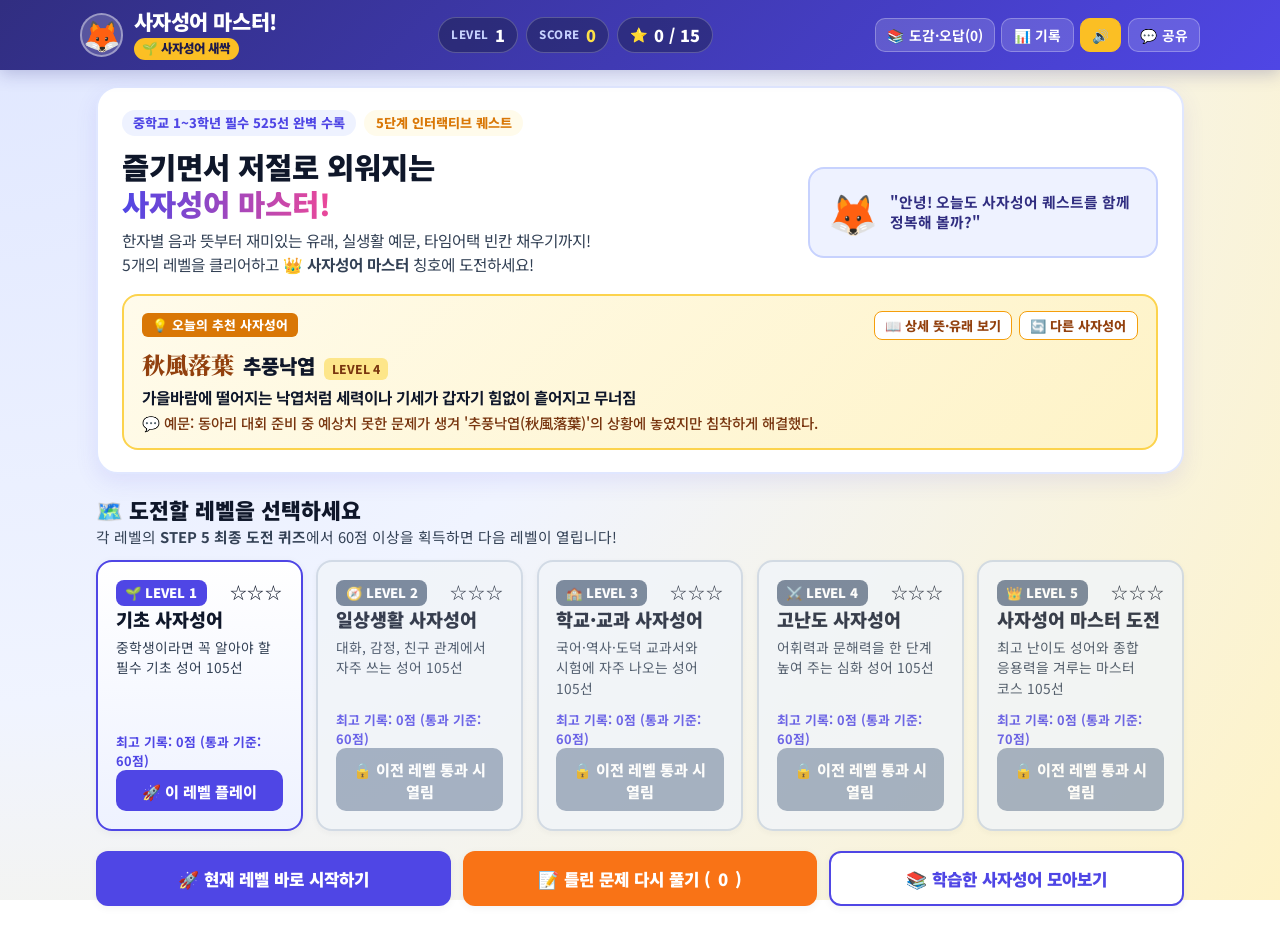
<file: index.html>
<!DOCTYPE html>
<html lang="ko">
<head>
  <meta charset="UTF-8" />
  <meta name="viewport" content="width=device-width, initial-scale=1.0, maximum-scale=5.0" />
  <title>사자성어 마스터! | 중학생 500+ 인터랙티브 사자성어 게임</title>
  <meta name="description" content="중학교 1~3학년 필수 사자성어 525개를 5단계 게임과 레벨업으로 재미있게 마스터하세요!" />
  <meta property="og:type" content="website" />
  <meta property="og:title" content="🏆 사자성어 마스터! - 중학생 인터랙티브 한자·어휘 게임" />
  <meta property="og:description" content="STEP 1 학습부터 빈칸 타임어택, 상황별 퀴즈, 최종 마스터 도전까지! 지금 바로 도전해 보세요." />
  <meta name="theme-color" content="#4f46e5" />
  <!-- Google Fonts: Pretendard/Noto Sans KR & Noto Serif KR -->
  <link rel="preconnect" href="https://fonts.googleapis.com">
  <link rel="preconnect" href="https://fonts.gstatic.com" crossorigin>
  <link href="https://fonts.googleapis.com/css2?family=Noto+Sans+KR:wght@400;500;700;900&family=Noto+Serif+KR:wght@700;900&display=swap" rel="stylesheet">
  <link rel="stylesheet" href="styles.css" />
</head>
<body>
  <!-- ======================================================================
       상단 게임 HUD (레벨, 칭호, 총점, 별, 사운드, 도감/해설 모달 버튼)
       ====================================================================== -->
  <header class="game-hud">
    <div class="hud-inner">
      <div class="hud-brand" id="hudHomeBtn" role="button" tabindex="0" aria-label="시작 화면으로 이동">
        <span class="hud-mascot">🦊</span>
        <div class="hud-title-wrap">
          <h1 class="hud-title">사자성어 마스터!</h1>
          <span class="hud-rank-badge" id="hudRankBadge">🌱 사자성어 새싹</span>
        </div>
      </div>

      <div class="hud-stats">
        <div class="hud-stat-pill level-pill" title="현재 선택된 레벨">
          <span class="pill-label">LEVEL</span>
          <strong class="pill-value" id="hudLevelText">1</strong>
        </div>
        <div class="hud-stat-pill score-pill" title="현재 획득 점수">
          <span class="pill-label">SCORE</span>
          <strong class="pill-value" id="hudScoreText">0</strong>
        </div>
        <div class="hud-stat-pill star-pill" title="획득한 총 별 개수">
          <span class="pill-icon">⭐</span>
          <strong class="pill-value" id="hudStarsText">0 / 15</strong>
        </div>
      </div>

      <div class="hud-actions">
        <button type="button" id="openBookModalBtn" class="hud-btn" title="학습한 사자성어 & 전체 525 도감 보기">
          <span>📚</span>
          <span class="hud-btn-label">도감·오답(<strong id="hudLearnedCount">0</strong>)</span>
        </button>
        <button type="button" id="openStatsModalBtn" class="hud-btn" title="나의 정답률 및 학습 리포트">
          <span>📊</span>
          <span class="hud-btn-label">기록</span>
        </button>
        <button type="button" id="soundToggleBtn" class="hud-btn active" aria-pressed="true" title="효과음 켜기/끄기">
          <span id="soundIcon">🔊</span>
        </button>
        <button type="button" id="shareGameBtn" class="hud-btn share-btn" title="친구에게 게임 링크 공유하기">
          <span>💬</span>
          <span class="hud-btn-label">공유</span>
        </button>
      </div>
    </div>
  </header>

  <!-- ======================================================================
       메인 게임 스테이지 컨테이너
       ====================================================================== -->
  <main class="game-container">
    <!-- --------------------------------------------------------------------
         VIEW 1: 게임 시작 화면 & 레벨 선택 + 오늘의 사자성어
         -------------------------------------------------------------------- -->
    <section id="view-start" class="game-view active">
      <!-- 히어로 배너 -->
      <div class="hero-card">
        <div class="hero-badge-row">
          <span class="chip-badge primary">중학교 1~3학년 필수 525선 완벽 수록</span>
          <span class="chip-badge accent">5단계 인터랙티브 퀘스트</span>
        </div>
        <div class="hero-main">
          <div class="hero-text">
            <h2 class="hero-title">즐기면서 저절로 외워지는<br /><span class="gradient-text">사자성어 마스터!</span></h2>
            <p class="hero-desc">
              한자별 음과 뜻부터 재미있는 유래, 실생활 예문, 타임어택 빈칸 채우기까지!<br />
              5개의 레벨을 클리어하고 <strong>👑 사자성어 마스터</strong> 칭호에 도전하세요!
            </p>
          </div>
          <div class="hero-character-box">
            <div class="character-avatar" id="heroMascot">🦊</div>
            <div class="character-speech" id="heroSpeech">
              "안녕! 오늘도 사자성어 퀘스트를 함께 정복해 볼까?"
            </div>
          </div>
        </div>

        <!-- 오늘의 사자성어 카드 -->
        <div class="today-idiom-box">
          <div class="today-header">
            <span class="today-tag">💡 오늘의 추천 사자성어</span>
            <div class="today-controls">
              <button type="button" id="todayHintBtn" class="mini-action-btn">📖 상세 뜻·유래 보기</button>
              <button type="button" id="todayRefreshBtn" class="mini-action-btn">🔄 다른 사자성어</button>
            </div>
          </div>
          <div class="today-body">
            <div class="today-word-area">
              <span class="today-hanja" id="todayHanja">一石二鳥</span>
              <strong class="today-word" id="todayWord">일석이조</strong>
              <span class="today-level-tag" id="todayLevelTag">LEVEL 1</span>
            </div>
            <p class="today-meaning" id="todayMeaning">돌 한 개를 던져 새 두 마리를 잡듯, 한 가지 일로 두 가지 이득을 봄</p>
            <p class="today-example" id="todayExample">💬 예문: 주말에 영어 원서로 독서록 숙제도 하고 영어 실력도 늘렸더니 일석이조였다!</p>
          </div>
        </div>
      </div>

      <!-- LEVEL 1 ~ LEVEL 5 선택 그리드 -->
      <div class="level-select-section">
        <div class="section-head">
          <h3 class="section-heading">🗺️ 도전할 레벨을 선택하세요</h3>
          <p class="section-sub">각 레벨의 <strong>STEP 5 최종 도전 퀴즈</strong>에서 60점 이상을 획득하면 다음 레벨이 열립니다!</p>
        </div>

        <div class="level-grid" id="levelGrid">
          <!-- JS에서 LEVEL 1 ~ 5 카드 동적 렌더링 -->
        </div>
      </div>

      <!-- 빠른 메뉴 바 (틀린 문제 다시 풀기 / 학습한 사자성어 모아보기 / 전체 랜덤 도전) -->
      <div class="quick-menu-bar">
        <button type="button" id="quickStartCurrentLevelBtn" class="cta-btn primary-cta">
          🚀 현재 레벨 바로 시작하기
        </button>
        <button type="button" id="quickWrongRetryBtn" class="cta-btn warn-cta">
          📝 틀린 문제 다시 풀기 (<span id="startWrongCount">0</span>)
        </button>
        <button type="button" id="quickCollectionBtn" class="cta-btn secondary-cta">
          📚 학습한 사자성어 모아보기
        </button>
      </div>
    </section>

    <!-- --------------------------------------------------------------------
         VIEW 2: 레벨 플레이 화면 (STEP 1 ~ STEP 5 탭 & 진행 화면)
         -------------------------------------------------------------------- -->
    <section id="view-play" class="game-view">
      <!-- 상단 STEP 네비게이션 바 -->
      <div class="step-nav-card">
        <div class="step-nav-top">
          <button type="button" id="backToMapBtn" class="back-btn">⬅️ 레벨 선택으로</button>
          <div class="current-level-banner" id="playLevelBanner">LEVEL 1: 기초 사자성어</div>
          <button type="button" id="instantHelpBtn" class="help-peek-btn" title="현재 문제의 사자성어 뜻과 해설 힌트 보기">
            💡 뜻·해설 찬스 보기
          </button>
        </div>

        <!-- 5단계 STEP 전환 탭 -->
        <div class="step-tabs" id="stepTabs" role="tablist">
          <button type="button" class="step-tab active" data-step="1">
            <span class="step-num">STEP 1</span>
            <span class="step-name">📖 학습하기</span>
          </button>
          <button type="button" class="step-tab" data-step="2">
            <span class="step-num">STEP 2</span>
            <span class="step-name">🎯 객관식 퀴즈</span>
          </button>
          <button type="button" class="step-tab" data-step="3">
            <span class="step-num">STEP 3</span>
            <span class="step-name">🧩 빈칸 타임어택</span>
          </button>
          <button type="button" class="step-tab" data-step="4">
            <span class="step-num">STEP 4</span>
            <span class="step-name">🏫 상황별 찾기</span>
          </button>
          <button type="button" class="step-tab" data-step="5">
            <span class="step-num">STEP 5</span>
            <span class="step-name">👑 최종 도전(10문)</span>
          </button>
        </div>

        <!-- 진행률 막대 및 실시간 점수/콤보 표시 -->
        <div class="progress-hud">
          <div class="progress-meta">
            <span class="progress-step-label" id="progressStepLabel">STEP 1 · 사자성어 학습 카드 (1 / 10)</span>
            <div class="live-combo-box">
              <span class="combo-badge hidden" id="comboBadge">🔥 0연속 정답!</span>
              <span class="step-score-badge">획득 점수: <strong id="stepScoreText">0</strong>점</span>
            </div>
          </div>
          <div class="progress-bar-track">
            <div class="progress-bar-fill" id="stepProgressBar" style="width: 10%;"></div>
          </div>
        </div>
      </div>

      <!-- ==================================================================
           STEP 1: 사자성어 학습하기 (한자별 음·뜻, 쉬운 설명, 예문, 유래)
           ================================================================== -->
      <div id="step-view-1" class="step-content-card active">
        <div class="study-card-header">
          <span class="study-category-chip" id="studyCategoryChip">학문·노력</span>
          <div class="study-header-actions">
            <button type="button" id="studySpeakBtn" class="action-pill-btn">🔊 발음·뜻 듣기</button>
            <button type="button" id="studyBookmarkBtn" class="action-pill-btn">⭐ 학습 완료 체크</button>
          </div>
        </div>

        <div class="study-title-area">
          <h2 class="study-word" id="studyWord">일석이조</h2>
          <span class="study-hanja" id="studyHanja">一石二鳥</span>
        </div>

        <!-- 한자 4글자별 음과 뜻 쪼개기 카드 -->
        <div class="hanja-breakdown-grid" id="studyBreakdownGrid">
          <!-- JS에서 4개 한자 블록 생성 -->
        </div>

        <!-- 상세 설명 4종 세트 -->
        <div class="study-info-grid">
          <div class="study-info-box primary-box">
            <div class="info-label">📌 핵심 의미</div>
            <p class="info-text strong-text" id="studyMeaning"></p>
          </div>

          <div class="study-info-box easy-box">
            <div class="info-label">🦊 중학생 눈높이 쉬운 설명</div>
            <p class="info-text" id="studyEasyExp"></p>
          </div>

          <div class="study-info-box example-box">
            <div class="info-label">💬 일상·학교생활 활용 예문</div>
            <p class="info-text" id="studyExample"></p>
          </div>

          <div class="study-info-box story-box">
            <div class="info-label">📜 기억하기 쉬운 이야기 &amp; 유래</div>
            <p class="info-text" id="studyStory"></p>
          </div>
        </div>

        <!-- 학습 카드 이동 컨트롤 -->
        <div class="study-nav-actions">
          <button type="button" id="prevStudyCardBtn" class="cta-btn secondary-cta">⬅️ 이전 사자성어</button>
          <button type="button" id="shuffleStudyBatchBtn" class="cta-btn outline-cta">🔀 새로운 10개 뽑기</button>
          <button type="button" id="nextStudyCardBtn" class="cta-btn primary-cta">다음 사자성어 ➡️</button>
        </div>
      </div>

      <!-- ==================================================================
           STEP 2, 4, 5 공통: 인터랙티브 4지선다 퀴즈 & 상황별 퀴즈 & 최종 도전
           ================================================================== -->
      <div id="step-view-quiz" class="step-content-card hidden">
        <div class="quiz-question-card">
          <div class="q-top-row">
            <span class="q-type-chip" id="qTypeChip">뜻 맞히기 퀴즈</span>
            <span class="q-points-chip" id="qPointsChip">기본 +10점 · 연속 정답 보너스!</span>
          </div>

          <p class="q-instruction" id="qInstruction">다음 사자성어의 알맞은 뜻은 무엇일까요?</p>

          <div class="q-prompt-box" id="qPromptBox">
            <div class="q-main-prompt" id="qMainPrompt">一石二鳥 (일석이조)</div>
            <div class="q-sub-prompt" id="qSubPrompt"></div>
          </div>

          <!-- 한자별 훈음 힌트 바 -->
          <div class="q-char-hint" id="qCharHint"></div>
        </div>

        <!-- 4지선다 선택지 그리드 -->
        <div class="quiz-choices-grid" id="quizChoicesGrid" role="group" aria-label="4지선다 보기"></div>

        <!-- 정답/오답 즉시 피드백 및 해설 박스 (상단·하단 다음 문제 스위치 포함) -->
        <div id="quizFeedbackBox" class="quiz-feedback-box hidden" aria-live="polite">
          <div class="fb-header" id="fbHeader">
            <div class="fb-title-group">
              <span class="fb-emoji" id="fbEmoji">🎉</span>
              <div>
                <h4 class="fb-title" id="fbTitle">정답입니다! 훌륭해요! (+10점)</h4>
                <p class="fb-sub" id="fbSub"></p>
              </div>
            </div>
            <button type="button" id="fbNextTopBtn" class="next-action-btn">다음 문제 ➡️</button>
          </div>

          <div class="fb-body">
            <div class="fb-explain-card">
              <div class="fb-word-line">
                <strong id="fbWord">동고동락 (同苦同樂)</strong>
                <span class="fb-breakdown" id="fbBreakdown"></span>
              </div>
              <p class="fb-meaning" id="fbMeaning"></p>
              <p class="fb-reason" id="fbReason"></p>
              <p class="fb-example" id="fbExample"></p>
            </div>
          </div>

          <div class="fb-footer">
            <button type="button" id="fbNextBottomBtn" class="cta-btn primary-cta full-width-btn">
              다음 문제로 넘어가기 ➡️
            </button>
          </div>
        </div>
      </div>

      <!-- ==================================================================
           STEP 3: 한자 빈칸 채우기 타임어택 게임
           ================================================================== -->
      <div id="step-view-blank" class="step-content-card hidden">
        <div class="blank-game-header">
          <div class="timer-wrap">
            <span class="timer-icon">⏱️</span>
            <span class="timer-label">제한 시간:</span>
            <strong class="timer-seconds" id="blankTimerText">15.0초</strong>
            <span class="timer-bonus-hint">(빠르게 맞히면 스피드 보너스 최대 +5점!)</span>
          </div>
          <div class="timer-bar-track">
            <div class="timer-bar-fill" id="blankTimerBar" style="width: 100%;"></div>
          </div>
        </div>

        <div class="blank-question-card">
          <p class="blank-instruction">뜻과 한글 음을 보고 빈칸(<strong>?</strong>)에 들어갈 알맞은 한자를 고르세요!</p>
          <div class="blank-meaning-banner" id="blankMeaningText">
            “돌 한 개를 던져 새 두 마리를 잡듯, 한 가지 일로 두 가지 이득을 봄”
          </div>

          <!-- 4글자 한자 슬롯 (그중 1~2개가 빈칸 ?) -->
          <div class="blank-slots-row" id="blankSlotsRow">
            <!-- JS 동적 생성 -->
          </div>
        </div>

        <!-- 한자 보기 4지선다 -->
        <div class="blank-options-grid" id="blankOptionsGrid">
          <!-- JS 동적 생성 -->
        </div>

        <!-- 빈칸 게임 피드백 -->
        <div id="blankFeedbackBox" class="quiz-feedback-box hidden" aria-live="polite">
          <div class="fb-header" id="blankFbHeader">
            <div class="fb-title-group">
              <span class="fb-emoji" id="blankFbEmoji">⚡</span>
              <div>
                <h4 class="fb-title" id="blankFbTitle">정답입니다! 스피드 보너스 획득!</h4>
                <p class="fb-sub" id="blankFbSub"></p>
              </div>
            </div>
            <button type="button" id="blankNextTopBtn" class="next-action-btn">다음 문제 ➡️</button>
          </div>
          <div class="fb-body">
            <div class="fb-explain-card">
              <div class="fb-word-line">
                <strong id="blankFbWord"></strong>
                <span class="fb-breakdown" id="blankFbBreakdown"></span>
              </div>
              <p class="fb-meaning" id="blankFbMeaning"></p>
              <p class="fb-example" id="blankFbExample"></p>
            </div>
          </div>
          <div class="fb-footer">
            <button type="button" id="blankNextBottomBtn" class="cta-btn primary-cta full-width-btn">
              다음 빈칸 문제로 ➡️
            </button>
          </div>
        </div>
      </div>
    </section>

    <!-- --------------------------------------------------------------------
         VIEW 3: 단계 완료 & 최종 도전 결과 화면 (점수, 등급, 칭호, 별 보상)
         -------------------------------------------------------------------- -->
    <section id="view-result" class="game-view">
      <div class="result-card">
        <div class="result-trophy" id="resTrophyIcon">🏆</div>
        <span class="result-step-badge" id="resStepBadge">LEVEL 1 · STEP 5 최종 도전 완료!</span>
        <h2 class="result-heading" id="resHeading">축하합니다! 레벨을 통과했습니다!</h2>
        <p class="result-desc" id="resDesc"></p>

        <!-- 별 획득 애니메이션 -->
        <div class="result-stars-row" id="resStarsRow">
          <span class="res-star earned">⭐</span>
          <span class="res-star earned">⭐</span>
          <span class="res-star earned">⭐</span>
        </div>

        <!-- 획득 칭호 및 등급 카드 -->
        <div class="result-title-banner">
          <div class="title-box">
            <span class="title-label">획득한 칭호</span>
            <strong class="title-value" id="resTitleName">👑 사자성어 마스터</strong>
          </div>
          <div class="title-box">
            <span class="title-label">최종 등급</span>
            <strong class="title-value grade-value" id="resGradeText">S등급</strong>
          </div>
        </div>

        <!-- 점수 요약 그리드 -->
        <div class="result-stats-grid">
          <div class="res-stat-box">
            <span class="rs-label">정답 개수</span>
            <strong class="rs-val correct" id="resCorrectText">9 / 10</strong>
          </div>
          <div class="res-stat-box">
            <span class="rs-label">정답률</span>
            <strong class="rs-val" id="resAccuracyText">90%</strong>
          </div>
          <div class="res-stat-box">
            <span class="rs-label">최대 연속 콤보</span>
            <strong class="rs-val combo" id="resMaxComboText">6연속</strong>
          </div>
          <div class="res-stat-box highlight">
            <span class="rs-label">총 획득 점수</span>
            <strong class="rs-val score" id="resTotalScoreText">115점</strong>
          </div>
        </div>

        <!-- 결과 화면 액션 버튼들 -->
        <div class="result-actions">
          <button type="button" id="resNextActionBtn" class="cta-btn primary-cta">
            🚀 다음 단계로 진격하기 ➡️
          </button>
          <button type="button" id="resRetryStepBtn" class="cta-btn secondary-cta">
            🔄 다시 도전하기
          </button>
          <button type="button" id="resReviewWrongBtn" class="cta-btn warn-cta hidden">
            📝 틀린 문제 다시 풀기
          </button>
          <button type="button" id="resGoHomeBtn" class="cta-btn outline-cta">
            🏠 레벨 선택 화면으로
          </button>
        </div>
      </div>
    </section>
  </main>

  <!-- ======================================================================
       모달 1: 학습한 사자성어 모아보기 & 525선 전체 도감 + 오답노트
       ====================================================================== -->
  <div id="modal-collection" class="modal-overlay hidden" role="dialog" aria-modal="true" aria-labelledby="collectionModalTitle">
    <div class="modal-window large-modal">
      <div class="modal-header">
        <div>
          <h3 class="modal-title" id="collectionModalTitle">📚 사자성어 525 마스터 도감 &amp; 오답노트</h3>
          <p class="modal-sub">학습한 사자성어와 틀린 문제를 언제든지 검색하고 복습할 수 있어요.</p>
        </div>
        <button type="button" id="closeBookModalBtn" class="modal-close-btn" aria-label="닫기">✕</button>
      </div>

      <div class="modal-toolbar">
        <div class="modal-filter-tabs" id="collectionFilterTabs">
          <button type="button" class="m-tab active" data-filter="all">전체 525선</button>
          <button type="button" class="m-tab" data-filter="learned">⭐ 학습 완료한 단어</button>
          <button type="button" class="m-tab" data-filter="wrong">📝 내가 틀린 문제</button>
          <button type="button" class="m-tab" data-filter="lv1">LV.1</button>
          <button type="button" class="m-tab" data-filter="lv2">LV.2</button>
          <button type="button" class="m-tab" data-filter="lv3">LV.3</button>
          <button type="button" class="m-tab" data-filter="lv4">LV.4</button>
          <button type="button" class="m-tab" data-filter="lv5">LV.5</button>
        </div>
        <div class="modal-search-row">
          <input type="search" id="collectionSearchInput" class="modal-search-input" placeholder="사자성어, 한자, 뜻 검색 (예: 일석이조, 친구, 노력...)" />
          <button type="button" id="startWrongQuizFromModalBtn" class="cta-btn warn-cta slim-btn hidden">
            🔥 틀린 문제 복습 퀴즈 시작
          </button>
        </div>
      </div>

      <div class="modal-body">
        <div id="collectionListGrid" class="collection-grid"></div>
      </div>
    </div>
  </div>

  <!-- ======================================================================
       모달 2: 나의 학습 결과 & 칭호 리포트
       ====================================================================== -->
  <div id="modal-stats" class="modal-overlay hidden" role="dialog" aria-modal="true" aria-labelledby="statsModalTitle">
    <div class="modal-window">
      <div class="modal-header">
        <div>
          <h3 class="modal-title" id="statsModalTitle">📊 나의 사자성어 마스터 리포트</h3>
          <p class="modal-sub">지금까지의 정답률과 레벨별 획득 별점, 칭호 등급을 확인하세요.</p>
        </div>
        <button type="button" id="closeStatsModalBtn" class="modal-close-btn" aria-label="닫기">✕</button>
      </div>

      <div class="modal-body">
        <div class="stats-rank-showcase">
          <div class="showcase-icon" id="statsRankIcon">🌱</div>
          <div>
            <span class="showcase-label">현재 나의 칭호</span>
            <h4 class="showcase-title" id="statsRankTitle">사자성어 새싹</h4>
            <p class="showcase-desc" id="statsRankDesc">최고 점수에 따라 칭호가 승급됩니다!</p>
          </div>
        </div>

        <div class="stats-summary-grid">
          <div class="st-box">
            <span>누적 총점</span>
            <strong id="stTotalScore">0점</strong>
          </div>
          <div class="st-box">
            <span>최고 도전 점수</span>
            <strong id="stBestScore">0점</strong>
          </div>
          <div class="st-box">
            <span>전체 정답률</span>
            <strong id="stAccuracy">0%</strong>
          </div>
          <div class="st-box">
            <span>학습 완료 사자성어</span>
            <strong id="stLearnedCount">0 / 525개</strong>
          </div>
        </div>

        <div class="rank-guide-table">
          <h5>🏆 점수별 칭호 승급 기준</h5>
          <ul>
            <li><span>0 ~ 30점</span> <strong>🌱 사자성어 새싹</strong></li>
            <li><span>31 ~ 50점</span> <strong>🧭 사자성어 탐험가</strong></li>
            <li><span>51 ~ 70점</span> <strong>⚔️ 사자성어 도전자</strong></li>
            <li><span>71 ~ 90점</span> <strong>🔥 사자성어 고수</strong></li>
            <li><span>91점 이상</span> <strong>👑 사자성어 마스터</strong></li>
          </ul>
        </div>
      </div>
    </div>
  </div>

  <!-- ======================================================================
       모달 3: 게임 중 언제든지 여는 [뜻·해설·유래 찬스 카드]
       ====================================================================== -->
  <div id="modal-hint" class="modal-overlay hidden" role="dialog" aria-modal="true" aria-labelledby="hintModalTitle">
    <div class="modal-window">
      <div class="modal-header">
        <div>
          <h3 class="modal-title" id="hintModalTitle">💡 사자성어 상세 뜻·해설 카드</h3>
          <p class="modal-sub">게임 진행 중 언제든지 한자 풀이와 유래, 예문을 확인할 수 있어요.</p>
        </div>
        <button type="button" id="closeHintModalBtn" class="modal-close-btn" aria-label="닫기">✕</button>
      </div>
      <div class="modal-body" id="hintModalBody">
        <!-- JS 동적 렌더링 -->
      </div>
    </div>
  </div>

  <!-- 토스트 알림 -->
  <div id="toastMessage" class="toast-message hidden" role="status" aria-live="polite"></div>

  <script src="data.js"></script>
  <script src="app.js"></script>
</body>
</html>
</file>
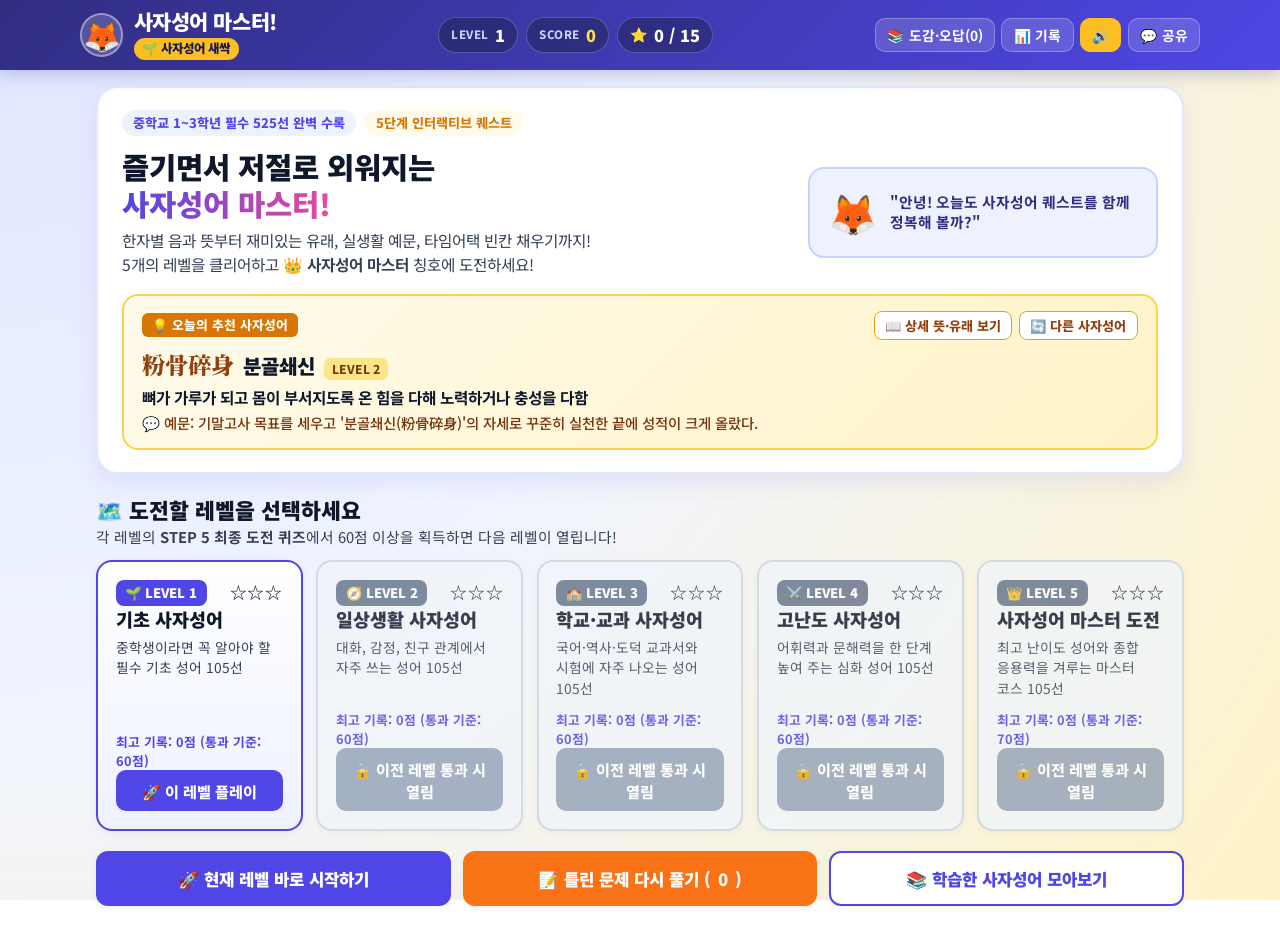
<file: 중학생_사자성어마스터_단일파일.html>
﻿<!DOCTYPE html>
<html lang="ko">
<head>
  <meta charset="UTF-8" />
  <meta name="viewport" content="width=device-width, initial-scale=1.0, maximum-scale=5.0" />
  <title>사자성어 마스터! | 중학생 500+ 인터랙티브 사자성어 게임</title>
  <meta name="description" content="중학교 1~3학년 필수 사자성어 525개를 5단계 게임과 레벨업으로 재미있게 마스터하세요!" />
  <meta property="og:type" content="website" />
  <meta property="og:title" content="🏆 사자성어 마스터! - 중학생 인터랙티브 한자·어휘 게임" />
  <meta property="og:description" content="STEP 1 학습부터 빈칸 타임어택, 상황별 퀴즈, 최종 마스터 도전까지! 지금 바로 도전해 보세요." />
  <meta name="theme-color" content="#4f46e5" />
  <!-- Google Fonts: Pretendard/Noto Sans KR & Noto Serif KR -->
  <link rel="preconnect" href="https://fonts.googleapis.com">
  <link rel="preconnect" href="https://fonts.gstatic.com" crossorigin>
  <link href="https://fonts.googleapis.com/css2?family=Noto+Sans+KR:wght@400;500;700;900&family=Noto+Serif+KR:wght@700;900&display=swap" rel="stylesheet">
  <style>
/* ==========================================================================
   사자성어 마스터! - 중학교 1~3학년 맞춤형 인터랙티브 웹 게임 스타일시트
   - 밝고 경쾌하며 세련된 모던 아케이드 학습 게임 UI
   - 모바일(카카오톡), 태블릿, PC 반응형 완벽 호환
   ========================================================================== */

:root {
  --bg-page: #f0f4ff;
  --bg-card: #ffffff;
  --bg-subtle: #f8fafc;
  --bg-indigo-soft: #eef2ff;
  --bg-amber-soft: #fffbeb;
  --bg-emerald-soft: #ecfdf5;
  --bg-rose-soft: #fff1f2;

  --text-main: #0f172a;
  --text-sub: #334155;
  --text-muted: #64748b;

  --primary: #4f46e5;
  --primary-dark: #3730a3;
  --primary-light: #818cf8;

  --accent: #f59e0b;
  --accent-dark: #d97706;

  --success: #10b981;
  --success-dark: #059669;
  --danger: #ef4444;
  --danger-dark: #dc2626;

  --border: #e2e8f0;
  --border-strong: #cbd5e1;

  --shadow-sm: 0 2px 8px rgba(15, 23, 42, 0.05);
  --shadow-md: 0 8px 22px rgba(79, 70, 229, 0.1);
  --shadow-lg: 0 16px 36px rgba(15, 23, 42, 0.15);

  --radius-sm: 10px;
  --radius-md: 16px;
  --radius-lg: 22px;
}

* {
  box-sizing: border-box;
  margin: 0;
  padding: 0;
}

html {
  font-size: 16px;
  scroll-behavior: smooth;
}

body {
  font-family: 'Noto Sans KR', -apple-system, BlinkMacSystemFont, sans-serif;
  background: radial-gradient(circle at top left, #e0e7ff 0%, #f0f4ff 45%, #fef3c7 100%);
  background-attachment: fixed;
  color: var(--text-main);
  line-height: 1.5;
  min-height: 100vh;
  min-height: 100dvh;
  display: flex;
  flex-direction: column;
  word-break: keep-all;
  overflow-x: hidden;
}

button, input {
  font-family: inherit;
}

button {
  cursor: pointer;
  border: none;
  background: none;
  transition: all 0.16s cubic-bezier(0.4, 0, 0.2, 1);
}

button:active:not(:disabled) {
  transform: scale(0.97);
}

.hidden {
  display: none !important;
}

/* ==========================================================================
   상단 게임 HUD
   ========================================================================== */
.game-hud {
  background: linear-gradient(135deg, #312e81 0%, #4f46e5 100%);
  color: #ffffff;
  padding: 0.65rem 1rem;
  box-shadow: 0 4px 16px rgba(49, 46, 129, 0.25);
  position: sticky;
  top: 0;
  z-index: 100;
}

.hud-inner {
  max-width: 1120px;
  margin: 0 auto;
  display: flex;
  justify-content: space-between;
  align-items: center;
  gap: 0.75rem;
  flex-wrap: wrap;
}

.hud-brand {
  display: flex;
  align-items: center;
  gap: 0.65rem;
  cursor: pointer;
}

.hud-mascot {
  font-size: 1.9rem;
  background: rgba(255, 255, 255, 0.18);
  width: 2.7rem;
  height: 2.7rem;
  border-radius: 50%;
  display: flex;
  align-items: center;
  justify-content: center;
  border: 2px solid rgba(255, 255, 255, 0.4);
}

.hud-title {
  font-size: 1.3rem;
  font-weight: 900;
  letter-spacing: -0.02em;
  line-height: 1.15;
}

.hud-rank-badge {
  display: inline-block;
  background: #fbbf24;
  color: #1e1b4b;
  font-size: 0.78rem;
  font-weight: 900;
  padding: 0.1rem 0.55rem;
  border-radius: 999px;
  margin-top: 0.15rem;
}

.hud-stats {
  display: flex;
  align-items: center;
  gap: 0.5rem;
}

.hud-stat-pill {
  background: rgba(15, 23, 42, 0.35);
  border: 1.5px solid rgba(255, 255, 255, 0.22);
  padding: 0.32rem 0.75rem;
  border-radius: 999px;
  display: flex;
  align-items: center;
  gap: 0.4rem;
  font-size: 0.88rem;
}

.pill-label {
  font-size: 0.72rem;
  font-weight: 800;
  color: #c7d2fe;
  letter-spacing: 0.04em;
}

.pill-value {
  font-size: 1.02rem;
  font-weight: 900;
  color: #ffffff;
}

.score-pill .pill-value {
  color: #fde047;
}

.hud-actions {
  display: flex;
  align-items: center;
  gap: 0.4rem;
}

.hud-btn {
  background: rgba(255, 255, 255, 0.15);
  color: #ffffff;
  border: 1.5px solid rgba(255, 255, 255, 0.28);
  padding: 0.4rem 0.7rem;
  border-radius: 10px;
  font-size: 0.86rem;
  font-weight: 700;
  display: inline-flex;
  align-items: center;
  gap: 0.3rem;
}

.hud-btn:hover {
  background: rgba(255, 255, 255, 0.28);
}

.hud-btn.active {
  background: #fbbf24;
  color: #1e1b4b;
  border-color: #fbbf24;
}

/* ==========================================================================
   메인 컨테이너 & 뷰 전환
   ========================================================================== */
.game-container {
  max-width: 1120px;
  width: 100%;
  margin: 0 auto;
  padding: 1rem 1rem 2.5rem;
  flex: 1;
}

.game-view {
  display: none;
}

.game-view.active {
  display: block;
  animation: popIn 0.24s ease-out;
}

@keyframes popIn {
  from { opacity: 0; transform: translateY(6px); }
  to { opacity: 1; transform: translateY(0); }
}

/* ==========================================================================
   VIEW 1: 시작 화면 & 레벨 선택
   ========================================================================== */
.hero-card {
  background: var(--bg-card);
  border-radius: var(--radius-lg);
  padding: 1.35rem 1.5rem;
  box-shadow: var(--shadow-md);
  border: 2px solid #e0e7ff;
  margin-bottom: 1.25rem;
}

.hero-badge-row {
  display: flex;
  gap: 0.5rem;
  flex-wrap: wrap;
  margin-bottom: 0.75rem;
}

.chip-badge {
  font-size: 0.82rem;
  font-weight: 800;
  padding: 0.22rem 0.7rem;
  border-radius: 999px;
}

.chip-badge.primary {
  background: var(--bg-indigo-soft);
  color: var(--primary);
}

.chip-badge.accent {
  background: var(--bg-amber-soft);
  color: var(--accent-dark);
}

.hero-main {
  display: flex;
  justify-content: space-between;
  align-items: center;
  gap: 1.25rem;
  flex-wrap: wrap;
  margin-bottom: 1.1rem;
}

.hero-text {
  flex: 1;
  min-width: 270px;
}

.hero-title {
  font-size: 1.85rem;
  font-weight: 900;
  line-height: 1.25;
  margin-bottom: 0.45rem;
  color: var(--text-main);
}

.gradient-text {
  background: linear-gradient(90deg, #4f46e5, #ec4899);
  -webkit-background-clip: text;
  -webkit-text-fill-color: transparent;
}

.hero-desc {
  font-size: 0.98rem;
  color: var(--text-sub);
}

.hero-character-box {
  background: var(--bg-indigo-soft);
  border: 2px solid #c7d2fe;
  border-radius: var(--radius-md);
  padding: 0.85rem 1.1rem;
  display: flex;
  align-items: center;
  gap: 0.75rem;
  max-width: 350px;
}

.character-avatar {
  font-size: 2.5rem;
  flex-shrink: 0;
}

.character-speech {
  font-size: 0.92rem;
  font-weight: 700;
  color: #312e81;
  line-height: 1.4;
}

/* 오늘의 사자성어 박스 */
.today-idiom-box {
  background: linear-gradient(135deg, #fffbeb 0%, #fef3c7 100%);
  border: 2px solid #fcd34d;
  border-radius: var(--radius-md);
  padding: 0.9rem 1.15rem;
}

.today-header {
  display: flex;
  justify-content: space-between;
  align-items: center;
  flex-wrap: wrap;
  gap: 0.5rem;
  margin-bottom: 0.45rem;
}

.today-tag {
  background: #d97706;
  color: #ffffff;
  font-size: 0.8rem;
  font-weight: 800;
  padding: 0.18rem 0.6rem;
  border-radius: 6px;
}

.today-controls {
  display: flex;
  gap: 0.4rem;
}

.mini-action-btn {
  background: #ffffff;
  color: #92400e;
  border: 1.5px solid #f59e0b;
  padding: 0.25rem 0.65rem;
  border-radius: 8px;
  font-size: 0.82rem;
  font-weight: 800;
}

.mini-action-btn:hover {
  background: #fef3c7;
}

.today-word-area {
  display: flex;
  align-items: baseline;
  gap: 0.55rem;
  flex-wrap: wrap;
  margin-bottom: 0.25rem;
}

.today-hanja {
  font-family: 'Noto Serif KR', serif;
  font-size: 1.45rem;
  font-weight: 900;
  color: #92400e;
}

.today-word {
  font-size: 1.25rem;
  font-weight: 900;
  color: var(--text-main);
}

.today-level-tag {
  background: #fde68a;
  color: #78350f;
  font-size: 0.76rem;
  font-weight: 800;
  padding: 0.1rem 0.5rem;
  border-radius: 6px;
}

.today-meaning {
  font-size: 0.98rem;
  font-weight: 700;
  color: var(--text-main);
  margin-bottom: 0.2rem;
}

.today-example {
  font-size: 0.9rem;
  color: #78350f;
  font-weight: 500;
}

/* 레벨 선택 그리드 */
.level-select-section {
  margin-bottom: 1.25rem;
}

.section-head {
  margin-bottom: 0.75rem;
}

.section-heading {
  font-size: 1.35rem;
  font-weight: 900;
  color: var(--text-main);
}

.section-sub {
  font-size: 0.92rem;
  color: var(--text-sub);
}

.level-grid {
  display: grid;
  grid-template-columns: repeat(auto-fit, minmax(200px, 1fr));
  gap: 0.85rem;
}

.level-card {
  background: var(--bg-card);
  border: 2.5px solid var(--border);
  border-radius: var(--radius-md);
  padding: 1.1rem;
  display: flex;
  flex-direction: column;
  justify-content: space-between;
  gap: 0.7rem;
  box-shadow: var(--shadow-sm);
  position: relative;
  transition: all 0.18s ease;
}

.level-card.unlocked:hover {
  border-color: var(--primary);
  transform: translateY(-3px);
  box-shadow: var(--shadow-md);
}

.level-card.current-level {
  border-color: var(--primary);
  background: linear-gradient(180deg, #ffffff 0%, #eef2ff 100%);
}

.level-card.locked {
  background: #f1f5f9;
  border-color: #cbd5e1;
  opacity: 0.82;
}

.lv-top {
  display: flex;
  justify-content: space-between;
  align-items: center;
}

.lv-badge {
  background: var(--primary);
  color: #ffffff;
  font-size: 0.82rem;
  font-weight: 900;
  padding: 0.2rem 0.6rem;
  border-radius: 8px;
}

.level-card.locked .lv-badge {
  background: #64748b;
}

.lv-stars {
  font-size: 1.05rem;
  letter-spacing: 0.05em;
}

.lv-title {
  font-size: 1.15rem;
  font-weight: 900;
  color: var(--text-main);
  margin-bottom: 0.2rem;
}

.lv-desc {
  font-size: 0.86rem;
  color: var(--text-sub);
}

.lv-count-tag {
  font-size: 0.8rem;
  font-weight: 700;
  color: var(--primary);
}

.lv-play-btn {
  width: 100%;
  padding: 0.6rem;
  border-radius: 10px;
  font-size: 0.95rem;
  font-weight: 800;
  background: var(--primary);
  color: #ffffff;
}

.lv-play-btn:hover:not(:disabled) {
  background: var(--primary-dark);
}

.level-card.locked .lv-play-btn {
  background: #94a3b8;
  cursor: not-allowed;
}

/* 하단 빠른 메뉴 바 */
.quick-menu-bar {
  display: grid;
  grid-template-columns: repeat(auto-fit, minmax(240px, 1fr));
  gap: 0.75rem;
}

.cta-btn {
  padding: 0.85rem 1.3rem;
  border-radius: 12px;
  font-size: 1.05rem;
  font-weight: 900;
  display: inline-flex;
  align-items: center;
  justify-content: center;
  gap: 0.45rem;
  box-shadow: var(--shadow-sm);
}

.primary-cta {
  background: var(--primary);
  color: #ffffff;
}

.primary-cta:hover {
  background: var(--primary-dark);
}

.secondary-cta {
  background: #ffffff;
  color: var(--primary);
  border: 2px solid var(--primary);
}

.secondary-cta:hover {
  background: var(--bg-indigo-soft);
}

.warn-cta {
  background: #f97316;
  color: #ffffff;
}

.warn-cta:hover {
  background: #ea580c;
}

.outline-cta {
  background: var(--bg-subtle);
  color: var(--text-sub);
  border: 2px solid var(--border-strong);
}

.outline-cta:hover {
  background: #e2e8f0;
}

.full-width-btn {
  width: 100%;
}

/* ==========================================================================
   VIEW 2: STEP 1 ~ STEP 5 플레이 화면
   ========================================================================== */
.step-nav-card {
  background: var(--bg-card);
  border-radius: var(--radius-md);
  padding: 0.9rem 1.15rem;
  box-shadow: var(--shadow-sm);
  border: 2px solid var(--border);
  margin-bottom: 0.9rem;
}

.step-nav-top {
  display: flex;
  justify-content: space-between;
  align-items: center;
  flex-wrap: wrap;
  gap: 0.5rem;
  margin-bottom: 0.75rem;
}

.back-btn {
  background: var(--bg-subtle);
  color: var(--text-sub);
  border: 1.5px solid var(--border-strong);
  padding: 0.38rem 0.8rem;
  border-radius: 8px;
  font-size: 0.88rem;
  font-weight: 800;
}

.current-level-banner {
  font-size: 1.1rem;
  font-weight: 900;
  color: var(--primary-dark);
}

.help-peek-btn {
  background: var(--bg-amber-soft);
  color: #b45309;
  border: 1.5px solid #f59e0b;
  padding: 0.38rem 0.85rem;
  border-radius: 8px;
  font-size: 0.88rem;
  font-weight: 800;
}

.help-peek-btn:hover {
  background: #fde68a;
}

/* 5단계 STEP 탭 */
.step-tabs {
  display: grid;
  grid-template-columns: repeat(5, 1fr);
  gap: 0.45rem;
  margin-bottom: 0.8rem;
}

.step-tab {
  background: var(--bg-subtle);
  border: 2px solid var(--border);
  border-radius: 10px;
  padding: 0.5rem 0.4rem;
  display: flex;
  flex-direction: column;
  align-items: center;
  gap: 0.15rem;
  color: var(--text-sub);
}

.step-tab:hover {
  border-color: var(--primary-light);
  background: var(--bg-indigo-soft);
}

.step-tab.active {
  background: var(--primary);
  border-color: var(--primary);
  color: #ffffff;
  box-shadow: 0 4px 12px rgba(79, 70, 229, 0.25);
}

.step-num {
  font-size: 0.72rem;
  font-weight: 900;
  opacity: 0.85;
}

.step-name {
  font-size: 0.9rem;
  font-weight: 800;
}

/* 진행률 막대 */
.progress-meta {
  display: flex;
  justify-content: space-between;
  align-items: center;
  flex-wrap: wrap;
  gap: 0.5rem;
  margin-bottom: 0.35rem;
  font-size: 0.9rem;
  font-weight: 800;
  color: var(--text-sub);
}

.live-combo-box {
  display: flex;
  align-items: center;
  gap: 0.5rem;
}

.combo-badge {
  background: #fee2e2;
  color: #dc2626;
  padding: 0.18rem 0.6rem;
  border-radius: 999px;
  font-size: 0.84rem;
  font-weight: 900;
  animation: bounceCombo 0.4s ease;
}

@keyframes bounceCombo {
  0%, 100% { transform: scale(1); }
  50% { transform: scale(1.12); }
}

.step-score-badge strong {
  color: var(--primary);
  font-size: 1.05rem;
}

.progress-bar-track {
  width: 100%;
  height: 10px;
  background: #e2e8f0;
  border-radius: 999px;
  overflow: hidden;
}

.progress-bar-fill {
  height: 100%;
  background: linear-gradient(90deg, #4f46e5, #06b6d4);
  transition: width 0.3s ease;
}

/* ==========================================================================
   STEP 1: 사자성어 학습하기 카드
   ========================================================================== */
.step-content-card {
  background: var(--bg-card);
  border-radius: var(--radius-lg);
  padding: 1.25rem 1.4rem;
  box-shadow: var(--shadow-md);
  border: 2px solid var(--border);
}

.study-card-header {
  display: flex;
  justify-content: space-between;
  align-items: center;
  flex-wrap: wrap;
  gap: 0.5rem;
  margin-bottom: 0.65rem;
}

.study-category-chip {
  background: var(--bg-indigo-soft);
  color: var(--primary);
  font-size: 0.86rem;
  font-weight: 800;
  padding: 0.25rem 0.75rem;
  border-radius: 999px;
}

.study-header-actions {
  display: flex;
  gap: 0.45rem;
}

.action-pill-btn {
  background: var(--bg-subtle);
  border: 1.5px solid var(--border-strong);
  color: var(--text-main);
  padding: 0.35rem 0.8rem;
  border-radius: 999px;
  font-size: 0.86rem;
  font-weight: 800;
}

.action-pill-btn.active {
  background: #fef3c7;
  border-color: #f59e0b;
  color: #92400e;
}

.study-title-area {
  text-align: center;
  margin-bottom: 1rem;
}

.study-word {
  font-size: 2rem;
  font-weight: 900;
  color: var(--text-main);
  margin-bottom: 0.1rem;
}

.study-hanja {
  font-family: 'Noto Serif KR', serif;
  font-size: 1.75rem;
  font-weight: 900;
  color: var(--primary);
  letter-spacing: 0.08em;
}

/* 한자 4글자별 음과 뜻 쪼개기 그리드 */
.hanja-breakdown-grid {
  display: grid;
  grid-template-columns: repeat(4, 1fr);
  gap: 0.65rem;
  margin-bottom: 1.1rem;
}

.hanja-char-card {
  background: var(--bg-indigo-soft);
  border: 2px solid #c7d2fe;
  border-radius: 14px;
  padding: 0.7rem 0.4rem;
  text-align: center;
  display: flex;
  flex-direction: column;
  align-items: center;
  gap: 0.2rem;
}

.hc-char {
  font-family: 'Noto Serif KR', serif;
  font-size: 1.9rem;
  font-weight: 900;
  color: #312e81;
  line-height: 1.15;
}

.hc-hun-sound {
  font-size: 0.92rem;
  font-weight: 800;
  color: var(--primary);
  background: #ffffff;
  padding: 0.15rem 0.55rem;
  border-radius: 999px;
}

/* 상세 설명 4종 그리드 */
.study-info-grid {
  display: grid;
  grid-template-columns: repeat(2, 1fr);
  gap: 0.75rem;
  margin-bottom: 1.15rem;
}

.study-info-box {
  padding: 0.9rem 1rem;
  border-radius: 14px;
  border: 1.5px solid var(--border);
}

.primary-box {
  background: #f8fafc;
  border-left: 5px solid var(--primary);
}

.easy-box {
  background: #fffbeb;
  border-left: 5px solid #f59e0b;
}

.example-box {
  background: #ecfdf5;
  border-left: 5px solid #10b981;
}

.story-box {
  background: #fdf4ff;
  border-left: 5px solid #d946ef;
}

.info-label {
  font-size: 0.84rem;
  font-weight: 900;
  color: var(--text-sub);
  margin-bottom: 0.3rem;
}

.info-text {
  font-size: 0.98rem;
  color: var(--text-main);
  line-height: 1.5;
}

.strong-text {
  font-size: 1.06rem;
  font-weight: 800;
}

.study-nav-actions {
  display: flex;
  justify-content: space-between;
  align-items: center;
  gap: 0.65rem;
  flex-wrap: wrap;
}

/* ==========================================================================
   STEP 2, 4, 5: 객관식 & 상황별 & 최종 도전 퀴즈
   ========================================================================== */
.quiz-question-card {
  background: linear-gradient(180deg, #f8fafc 0%, #eef2ff 100%);
  border: 2px solid #c7d2fe;
  border-radius: var(--radius-md);
  padding: 1.15rem 1.25rem;
  text-align: center;
  margin-bottom: 0.95rem;
}

.q-top-row {
  display: flex;
  justify-content: space-between;
  align-items: center;
  flex-wrap: wrap;
  gap: 0.4rem;
  margin-bottom: 0.6rem;
}

.q-type-chip {
  background: var(--primary);
  color: #ffffff;
  font-size: 0.82rem;
  font-weight: 800;
  padding: 0.2rem 0.65rem;
  border-radius: 999px;
}

.q-points-chip {
  background: #fef3c7;
  color: #92400e;
  font-size: 0.8rem;
  font-weight: 800;
  padding: 0.2rem 0.65rem;
  border-radius: 999px;
}

.q-instruction {
  font-size: 1.02rem;
  font-weight: 800;
  color: var(--text-sub);
  margin-bottom: 0.55rem;
}

.q-prompt-box {
  background: #ffffff;
  border: 2px solid #e0e7ff;
  border-radius: 14px;
  padding: 1rem;
  margin-bottom: 0.55rem;
}

.q-main-prompt {
  font-size: 1.75rem;
  font-weight: 900;
  color: var(--text-main);
  line-height: 1.35;
}

.q-main-prompt.text-prompt {
  font-size: 1.22rem;
  color: #1e1b4b;
}

.q-sub-prompt {
  font-size: 1rem;
  font-weight: 700;
  color: var(--primary);
  margin-top: 0.25rem;
}

.q-char-hint {
  font-size: 0.88rem;
  font-weight: 700;
  color: var(--text-sub);
}

/* 4지선다 그리드 (2x2) */
.quiz-choices-grid {
  display: grid;
  grid-template-columns: repeat(2, 1fr);
  gap: 0.65rem;
  margin-bottom: 0.9rem;
}

.quiz-choice-btn {
  background: #ffffff;
  border: 2.5px solid var(--border-strong);
  border-radius: 14px;
  padding: 0.85rem 1rem;
  text-align: left;
  display: flex;
  align-items: center;
  gap: 0.75rem;
  font-size: 1.02rem;
  font-weight: 700;
  color: var(--text-main);
  box-shadow: var(--shadow-sm);
}

.quiz-choice-btn:hover:not(:disabled) {
  border-color: var(--primary);
  background: var(--bg-indigo-soft);
  transform: translateY(-2px);
}

.choice-index {
  width: 2rem;
  height: 2rem;
  border-radius: 50%;
  background: var(--bg-subtle);
  border: 2px solid var(--border-strong);
  color: var(--primary);
  font-weight: 900;
  font-size: 0.95rem;
  display: inline-flex;
  align-items: center;
  justify-content: center;
  flex-shrink: 0;
}

.quiz-choice-btn.correct {
  background: #dcfce7;
  border-color: #16a34a;
  color: #064e3b;
}

.quiz-choice-btn.correct .choice-index {
  background: #16a34a;
  border-color: #16a34a;
  color: #ffffff;
}

.quiz-choice-btn.wrong {
  background: #fee2e2;
  border-color: #dc2626;
  color: #7f1d1d;
}

.quiz-choice-btn.wrong .choice-index {
  background: #dc2626;
  border-color: #dc2626;
  color: #ffffff;
}

/* 피드백 & 해설 박스 */
.quiz-feedback-box {
  border: 2.5px solid var(--primary);
  border-radius: var(--radius-md);
  background: #ffffff;
  overflow: hidden;
  box-shadow: var(--shadow-md);
  animation: popIn 0.2s ease-out;
}

.fb-header {
  padding: 0.75rem 1rem;
  display: flex;
  justify-content: space-between;
  align-items: center;
  gap: 0.75rem;
  flex-wrap: wrap;
}

.fb-header.is-correct {
  background: #dcfce7;
  border-bottom: 2px solid #86efac;
  color: #064e3b;
}

.fb-header.is-wrong {
  background: #fee2e2;
  border-bottom: 2px solid #fca5a5;
  color: #7f1d1d;
}

.fb-title-group {
  display: flex;
  align-items: center;
  gap: 0.65rem;
  flex: 1;
}

.fb-emoji {
  font-size: 1.8rem;
}

.fb-title {
  font-size: 1.12rem;
  font-weight: 900;
}

.fb-sub {
  font-size: 0.88rem;
  font-weight: 700;
}

.next-action-btn {
  background: var(--accent-dark);
  color: #ffffff;
  font-size: 0.98rem;
  font-weight: 900;
  padding: 0.55rem 1.1rem;
  border-radius: 10px;
  border: 2px solid #ffffff;
  box-shadow: 0 3px 10px rgba(0, 0, 0, 0.18);
  white-space: nowrap;
}

.next-action-btn:hover {
  background: #b45309;
}

.fb-body {
  padding: 0.9rem 1rem;
}

.fb-explain-card {
  background: var(--bg-subtle);
  border-radius: 12px;
  padding: 0.85rem 1rem;
  border-left: 5px solid var(--primary);
}

.fb-word-line {
  display: flex;
  align-items: baseline;
  gap: 0.6rem;
  flex-wrap: wrap;
  margin-bottom: 0.35rem;
}

.fb-word-line strong {
  font-size: 1.18rem;
  color: var(--primary-dark);
}

.fb-breakdown {
  font-size: 0.88rem;
  font-weight: 700;
  color: var(--text-sub);
}

.fb-meaning {
  font-size: 1rem;
  font-weight: 800;
  color: var(--text-main);
  margin-bottom: 0.25rem;
}

.fb-reason {
  font-size: 0.94rem;
  color: #0f766e;
  font-weight: 700;
  margin-bottom: 0.25rem;
}

.fb-example {
  font-size: 0.9rem;
  color: var(--text-sub);
}

.fb-footer {
  padding: 0.6rem 1rem 0.85rem;
  background: #f8fafc;
  border-top: 1px solid var(--border);
  position: sticky;
  bottom: 0;
}

/* ==========================================================================
   STEP 3: 한자 빈칸 채우기 타임어택 게임
   ========================================================================== */
.blank-game-header {
  background: #1e1b4b;
  color: #ffffff;
  padding: 0.75rem 1rem;
  border-radius: 14px;
  margin-bottom: 0.9rem;
}

.timer-wrap {
  display: flex;
  align-items: center;
  gap: 0.45rem;
  flex-wrap: wrap;
  margin-bottom: 0.4rem;
  font-size: 0.95rem;
}

.timer-seconds {
  font-size: 1.2rem;
  font-weight: 900;
  color: #fde047;
}

.timer-bonus-hint {
  font-size: 0.82rem;
  color: #c7d2fe;
}

.timer-bar-track {
  width: 100%;
  height: 10px;
  background: rgba(255, 255, 255, 0.2);
  border-radius: 999px;
  overflow: hidden;
}

.timer-bar-fill {
  height: 100%;
  background: linear-gradient(90deg, #22c55e, #eab308, #ef4444);
  transition: width 0.1s linear;
}

.blank-question-card {
  background: var(--bg-amber-soft);
  border: 2px solid #fcd34d;
  border-radius: var(--radius-md);
  padding: 1.1rem;
  text-align: center;
  margin-bottom: 0.9rem;
}

.blank-instruction {
  font-size: 0.98rem;
  font-weight: 700;
  color: #92400e;
  margin-bottom: 0.45rem;
}

.blank-meaning-banner {
  font-size: 1.15rem;
  font-weight: 900;
  color: var(--text-main);
  background: #ffffff;
  padding: 0.7rem 1rem;
  border-radius: 12px;
  border: 1.5px solid #fde68a;
  margin-bottom: 0.9rem;
}

.blank-slots-row {
  display: grid;
  grid-template-columns: repeat(4, 1fr);
  gap: 0.65rem;
  max-width: 560px;
  margin: 0 auto;
}

.blank-slot {
  background: #ffffff;
  border: 2.5px solid #cbd5e1;
  border-radius: 14px;
  padding: 0.75rem 0.35rem;
  display: flex;
  flex-direction: column;
  align-items: center;
  gap: 0.2rem;
}

.blank-slot.target-blank {
  background: #eef2ff;
  border: 3px dashed var(--primary);
  animation: pulseSlot 1.4s infinite;
}

.blank-slot.target-blank.filled-correct {
  background: #dcfce7;
  border: 3px solid #16a34a;
  animation: none;
}

.blank-slot.target-blank.filled-wrong {
  background: #fee2e2;
  border: 3px solid #dc2626;
  animation: none;
}

@keyframes pulseSlot {
  0%, 100% { transform: scale(1); }
  50% { transform: scale(1.04); }
}

.slot-hanja {
  font-family: 'Noto Serif KR', serif;
  font-size: 2.1rem;
  font-weight: 900;
  color: var(--text-main);
  line-height: 1.15;
}

.blank-slot.target-blank .slot-hanja {
  color: var(--primary);
}

.slot-sound {
  font-size: 0.92rem;
  font-weight: 800;
  color: var(--text-sub);
}

.blank-options-grid {
  display: grid;
  grid-template-columns: repeat(4, 1fr);
  gap: 0.65rem;
  margin-bottom: 0.9rem;
}

.blank-opt-btn {
  background: #ffffff;
  border: 2.5px solid var(--border-strong);
  border-radius: 14px;
  padding: 0.85rem 0.5rem;
  display: flex;
  flex-direction: column;
  align-items: center;
  gap: 0.25rem;
  box-shadow: var(--shadow-sm);
}

.blank-opt-btn:hover:not(:disabled) {
  border-color: var(--primary);
  background: var(--bg-indigo-soft);
  transform: translateY(-2px);
}

.bo-hanja {
  font-family: 'Noto Serif KR', serif;
  font-size: 2rem;
  font-weight: 900;
  color: var(--primary-dark);
}

.bo-hun {
  font-size: 0.88rem;
  font-weight: 800;
  color: var(--text-sub);
}

.blank-opt-btn.correct {
  background: #dcfce7;
  border-color: #16a34a;
}

.blank-opt-btn.wrong {
  background: #fee2e2;
  border-color: #dc2626;
}

/* ==========================================================================
   VIEW 3: 결과 화면
   ========================================================================== */
.result-card {
  background: var(--bg-card);
  border-radius: var(--radius-lg);
  padding: 2rem 1.5rem;
  text-align: center;
  box-shadow: var(--shadow-lg);
  border: 2.5px solid #c7d2fe;
  max-width: 720px;
  margin: 0 auto;
}

.result-trophy {
  font-size: 3.8rem;
  margin-bottom: 0.35rem;
}

.result-step-badge {
  display: inline-block;
  background: var(--bg-indigo-soft);
  color: var(--primary);
  font-size: 0.86rem;
  font-weight: 900;
  padding: 0.25rem 0.8rem;
  border-radius: 999px;
  margin-bottom: 0.5rem;
}

.result-heading {
  font-size: 1.75rem;
  font-weight: 900;
  color: var(--text-main);
  margin-bottom: 0.35rem;
}

.result-desc {
  font-size: 1rem;
  color: var(--text-sub);
  margin-bottom: 1rem;
}

.result-stars-row {
  font-size: 2.4rem;
  margin-bottom: 1.1rem;
  display: flex;
  justify-content: center;
  gap: 0.5rem;
}

.res-star.empty {
  filter: grayscale(1);
  opacity: 0.35;
}

.result-title-banner {
  display: grid;
  grid-template-columns: repeat(2, 1fr);
  gap: 0.75rem;
  background: linear-gradient(135deg, #312e81 0%, #4f46e5 100%);
  color: #ffffff;
  padding: 1rem;
  border-radius: 16px;
  margin-bottom: 1.2rem;
}

.title-box {
  display: flex;
  flex-direction: column;
  gap: 0.2rem;
}

.title-label {
  font-size: 0.8rem;
  color: #c7d2fe;
  font-weight: 700;
}

.title-value {
  font-size: 1.3rem;
  font-weight: 900;
  color: #fde047;
}

.result-stats-grid {
  display: grid;
  grid-template-columns: repeat(4, 1fr);
  gap: 0.65rem;
  margin-bottom: 1.4rem;
}

.res-stat-box {
  background: var(--bg-subtle);
  border: 1.5px solid var(--border);
  border-radius: 12px;
  padding: 0.8rem 0.5rem;
  display: flex;
  flex-direction: column;
  gap: 0.2rem;
}

.res-stat-box.highlight {
  background: var(--bg-amber-soft);
  border-color: #f59e0b;
}

.rs-label {
  font-size: 0.82rem;
  font-weight: 700;
  color: var(--text-sub);
}

.rs-val {
  font-size: 1.35rem;
  font-weight: 900;
}

.rs-val.correct { color: var(--success-dark); }
.rs-val.combo { color: #ea580c; }
.rs-val.score { color: #b45309; }

.result-actions {
  display: flex;
  justify-content: center;
  flex-wrap: wrap;
  gap: 0.65rem;
}

/* ==========================================================================
   모달 (도감, 통계, 뜻·해설 찬스)
   ========================================================================== */
.modal-overlay {
  position: fixed;
  inset: 0;
  background: rgba(15, 23, 42, 0.65);
  backdrop-filter: blur(3px);
  z-index: 500;
  display: flex;
  align-items: center;
  justify-content: center;
  padding: 1rem;
}

.modal-window {
  background: var(--bg-card);
  border-radius: var(--radius-lg);
  width: 100%;
  max-width: 680px;
  max-height: 88vh;
  display: flex;
  flex-direction: column;
  box-shadow: var(--shadow-lg);
  overflow: hidden;
}

.modal-window.large-modal {
  max-width: 980px;
}

.modal-header {
  background: var(--bg-indigo-soft);
  padding: 1rem 1.25rem;
  display: flex;
  justify-content: space-between;
  align-items: center;
  border-bottom: 1.5px solid #c7d2fe;
}

.modal-title {
  font-size: 1.25rem;
  font-weight: 900;
  color: #1e1b4b;
}

.modal-sub {
  font-size: 0.85rem;
  color: var(--text-sub);
}

.modal-close-btn {
  width: 2.2rem;
  height: 2.2rem;
  border-radius: 50%;
  background: #ffffff;
  color: var(--text-main);
  font-size: 1.1rem;
  font-weight: 900;
  border: 1.5px solid var(--border-strong);
}

.modal-toolbar {
  padding: 0.8rem 1.25rem;
  border-bottom: 1px solid var(--border);
  background: #f8fafc;
}

.modal-filter-tabs {
  display: flex;
  flex-wrap: wrap;
  gap: 0.35rem;
  margin-bottom: 0.6rem;
}

.m-tab {
  padding: 0.35rem 0.75rem;
  border-radius: 999px;
  background: #ffffff;
  border: 1.5px solid var(--border-strong);
  font-size: 0.84rem;
  font-weight: 800;
  color: var(--text-sub);
}

.m-tab.active {
  background: var(--primary);
  border-color: var(--primary);
  color: #ffffff;
}

.modal-search-row {
  display: flex;
  gap: 0.5rem;
  flex-wrap: wrap;
}

.modal-search-input {
  flex: 1;
  min-width: 220px;
  padding: 0.55rem 0.9rem;
  border: 2px solid var(--border-strong);
  border-radius: 10px;
  font-size: 0.95rem;
}

.slim-btn {
  padding: 0.5rem 0.95rem;
  font-size: 0.9rem;
}

.modal-body {
  padding: 1.1rem 1.25rem;
  overflow-y: auto;
  flex: 1;
}

.collection-grid {
  display: grid;
  grid-template-columns: repeat(auto-fill, minmax(275px, 1fr));
  gap: 0.75rem;
}

.col-card {
  background: #ffffff;
  border: 1.5px solid var(--border-strong);
  border-radius: 12px;
  padding: 0.85rem;
  display: flex;
  flex-direction: column;
  justify-content: space-between;
  gap: 0.45rem;
}

.col-card.is-learned {
  background: #fffbeb;
  border-color: #f59e0b;
}

.col-card.is-wrong {
  border-left: 5px solid var(--danger);
}

.col-top {
  display: flex;
  justify-content: space-between;
  font-size: 0.78rem;
  font-weight: 800;
  color: var(--text-muted);
}

.col-word-line {
  display: flex;
  align-items: baseline;
  gap: 0.45rem;
}

.col-word {
  font-size: 1.15rem;
  font-weight: 900;
}

.col-hanja {
  font-family: 'Noto Serif KR', serif;
  font-size: 1.15rem;
  color: var(--primary);
  font-weight: 900;
}

.col-meaning {
  font-size: 0.9rem;
  color: var(--text-sub);
}

/* 통계 모달 */
.stats-rank-showcase {
  background: linear-gradient(135deg, #312e81 0%, #4f46e5 100%);
  color: #ffffff;
  padding: 1.15rem;
  border-radius: 16px;
  display: flex;
  align-items: center;
  gap: 1rem;
  margin-bottom: 1rem;
}

.showcase-icon {
  font-size: 3rem;
}

.showcase-label {
  font-size: 0.8rem;
  color: #c7d2fe;
}

.showcase-title {
  font-size: 1.5rem;
  font-weight: 900;
  color: #fde047;
}

.stats-summary-grid {
  display: grid;
  grid-template-columns: repeat(2, 1fr);
  gap: 0.65rem;
  margin-bottom: 1rem;
}

.st-box {
  background: var(--bg-subtle);
  border: 1.5px solid var(--border);
  border-radius: 12px;
  padding: 0.85rem;
  display: flex;
  flex-direction: column;
  gap: 0.2rem;
}

.st-box span {
  font-size: 0.84rem;
  color: var(--text-sub);
  font-weight: 700;
}

.st-box strong {
  font-size: 1.35rem;
  font-weight: 900;
  color: var(--primary-dark);
}

.rank-guide-table {
  background: var(--bg-amber-soft);
  border: 1.5px solid #fcd34d;
  border-radius: 12px;
  padding: 0.9rem 1.1rem;
}

.rank-guide-table h5 {
  font-size: 0.95rem;
  margin-bottom: 0.5rem;
  color: #92400e;
}

.rank-guide-table ul {
  list-style: none;
  display: flex;
  flex-direction: column;
  gap: 0.35rem;
}

.rank-guide-table li {
  display: flex;
  justify-content: space-between;
  font-size: 0.9rem;
  border-bottom: 1px dashed #fde68a;
  padding-bottom: 0.2rem;
}

/* 토스트 알림 */
.toast-message {
  position: fixed;
  bottom: 1.25rem;
  left: 50%;
  transform: translateX(-50%);
  background: #1e1b4b;
  color: #ffffff;
  padding: 0.65rem 1.25rem;
  border-radius: 999px;
  font-size: 0.92rem;
  font-weight: 800;
  box-shadow: var(--shadow-lg);
  z-index: 1000;
  border: 2px solid #fbbf24;
}

/* ==========================================================================
   반응형 미디어 쿼리 (스마트폰 & 카카오톡 인앱 브라우저 완벽 최적화)
   ========================================================================== */
button, .quiz-choice-btn, .blank-opt-btn, .step-tab, .lv-play-btn, .cta-btn {
  touch-action: manipulation;
  -webkit-tap-highlight-color: transparent;
  user-select: none;
}

@media (max-width: 768px) {
  html {
    font-size: 14.5px;
  }

  .game-hud {
    padding: 0.45rem 0.65rem;
  }

  .hud-inner {
    gap: 0.4rem;
  }

  .hud-mascot {
    width: 2.2rem;
    height: 2.2rem;
    font-size: 1.4rem;
  }

  .hud-title {
    font-size: 1.08rem;
  }

  .hud-rank-badge {
    font-size: 0.7rem;
    padding: 0.08rem 0.45rem;
  }

  .hud-stat-pill {
    padding: 0.22rem 0.55rem;
    font-size: 0.78rem;
  }

  .hud-btn {
    padding: 0.35rem 0.55rem;
  }

  .hud-btn-label {
    display: none;
  }

  .game-container {
    padding: 0.65rem 0.65rem calc(1.8rem + env(safe-area-inset-bottom, 0px));
  }

  .hero-card {
    padding: 0.95rem 1rem;
    margin-bottom: 0.85rem;
  }

  .hero-title {
    font-size: 1.45rem;
  }

  .hero-character-box {
    max-width: 100%;
    width: 100%;
    padding: 0.65rem 0.85rem;
  }

  /* 스마트폰에서 STEP 1 ~ 5 탭을 한 줄 가로 슬라이드로 깔끔하게 배치 */
  .step-nav-card {
    padding: 0.65rem 0.75rem;
    margin-bottom: 0.65rem;
  }

  .step-tabs {
    display: flex;
    overflow-x: auto;
    gap: 0.35rem;
    padding-bottom: 0.2rem;
    -webkit-overflow-scrolling: touch;
    scrollbar-width: none;
  }

  .step-tabs::-webkit-scrollbar {
    display: none;
  }

  .step-tab {
    flex: 1 0 auto;
    min-width: 82px;
    padding: 0.42rem 0.5rem;
  }

  .step-content-card {
    padding: 0.9rem 0.85rem;
  }

  /* 한자 4글자 분해 카드는 스마트폰에서도 4칸 한 줄로 한눈에 보기 */
  .hanja-breakdown-grid {
    grid-template-columns: repeat(4, 1fr);
    gap: 0.35rem;
  }

  .hanja-char-card {
    padding: 0.45rem 0.2rem;
    border-radius: 10px;
  }

  .hc-char {
    font-size: 1.45rem;
  }

  .hc-hun-sound {
    font-size: 0.75rem;
    padding: 0.1rem 0.3rem;
  }

  .study-info-grid {
    grid-template-columns: 1fr;
    gap: 0.5rem;
  }

  .study-nav-actions {
    display: grid;
    grid-template-columns: 1fr 1fr;
    gap: 0.45rem;
  }

  .study-nav-actions #nextStudyCardBtn {
    grid-column: 1 / -1;
  }

  .q-main-prompt {
    font-size: 1.45rem;
  }

  .q-main-prompt.text-prompt {
    font-size: 1.08rem;
  }

  .quiz-choices-grid {
    grid-template-columns: 1fr;
    gap: 0.5rem;
  }

  .quiz-choice-btn {
    padding: 0.75rem 0.85rem;
    font-size: 0.98rem;
  }

  /* STEP 3 빈칸 채우기 슬롯 4칸 유지 & 보기 2x2 배치 */
  .blank-slots-row {
    gap: 0.35rem;
  }

  .blank-slot {
    padding: 0.55rem 0.2rem;
  }

  .slot-hanja {
    font-size: 1.65rem;
  }

  .slot-sound {
    font-size: 0.78rem;
  }

  .blank-options-grid {
    grid-template-columns: repeat(2, 1fr);
    gap: 0.5rem;
  }

  .blank-opt-btn {
    padding: 0.65rem 0.4rem;
  }

  .bo-hanja {
    font-size: 1.65rem;
  }

  .result-stats-grid {
    grid-template-columns: repeat(2, 1fr);
  }

  .next-action-btn {
    width: 100%;
    text-align: center;
    padding: 0.65rem;
    font-size: 1.05rem;
  }

  .fb-footer {
    padding-bottom: calc(0.75rem + env(safe-area-inset-bottom, 0px));
  }
}

</style>
</head>
<body>
  <!-- ======================================================================
       상단 게임 HUD (레벨, 칭호, 총점, 별, 사운드, 도감/해설 모달 버튼)
       ====================================================================== -->
  <header class="game-hud">
    <div class="hud-inner">
      <div class="hud-brand" id="hudHomeBtn" role="button" tabindex="0" aria-label="시작 화면으로 이동">
        <span class="hud-mascot">🦊</span>
        <div class="hud-title-wrap">
          <h1 class="hud-title">사자성어 마스터!</h1>
          <span class="hud-rank-badge" id="hudRankBadge">🌱 사자성어 새싹</span>
        </div>
      </div>

      <div class="hud-stats">
        <div class="hud-stat-pill level-pill" title="현재 선택된 레벨">
          <span class="pill-label">LEVEL</span>
          <strong class="pill-value" id="hudLevelText">1</strong>
        </div>
        <div class="hud-stat-pill score-pill" title="현재 획득 점수">
          <span class="pill-label">SCORE</span>
          <strong class="pill-value" id="hudScoreText">0</strong>
        </div>
        <div class="hud-stat-pill star-pill" title="획득한 총 별 개수">
          <span class="pill-icon">⭐</span>
          <strong class="pill-value" id="hudStarsText">0 / 15</strong>
        </div>
      </div>

      <div class="hud-actions">
        <button type="button" id="openBookModalBtn" class="hud-btn" title="학습한 사자성어 & 전체 525 도감 보기">
          <span>📚</span>
          <span class="hud-btn-label">도감·오답(<strong id="hudLearnedCount">0</strong>)</span>
        </button>
        <button type="button" id="openStatsModalBtn" class="hud-btn" title="나의 정답률 및 학습 리포트">
          <span>📊</span>
          <span class="hud-btn-label">기록</span>
        </button>
        <button type="button" id="soundToggleBtn" class="hud-btn active" aria-pressed="true" title="효과음 켜기/끄기">
          <span id="soundIcon">🔊</span>
        </button>
        <button type="button" id="shareGameBtn" class="hud-btn share-btn" title="친구에게 게임 링크 공유하기">
          <span>💬</span>
          <span class="hud-btn-label">공유</span>
        </button>
      </div>
    </div>
  </header>

  <!-- ======================================================================
       메인 게임 스테이지 컨테이너
       ====================================================================== -->
  <main class="game-container">
    <!-- --------------------------------------------------------------------
         VIEW 1: 게임 시작 화면 & 레벨 선택 + 오늘의 사자성어
         -------------------------------------------------------------------- -->
    <section id="view-start" class="game-view active">
      <!-- 히어로 배너 -->
      <div class="hero-card">
        <div class="hero-badge-row">
          <span class="chip-badge primary">중학교 1~3학년 필수 525선 완벽 수록</span>
          <span class="chip-badge accent">5단계 인터랙티브 퀘스트</span>
        </div>
        <div class="hero-main">
          <div class="hero-text">
            <h2 class="hero-title">즐기면서 저절로 외워지는<br /><span class="gradient-text">사자성어 마스터!</span></h2>
            <p class="hero-desc">
              한자별 음과 뜻부터 재미있는 유래, 실생활 예문, 타임어택 빈칸 채우기까지!<br />
              5개의 레벨을 클리어하고 <strong>👑 사자성어 마스터</strong> 칭호에 도전하세요!
            </p>
          </div>
          <div class="hero-character-box">
            <div class="character-avatar" id="heroMascot">🦊</div>
            <div class="character-speech" id="heroSpeech">
              "안녕! 오늘도 사자성어 퀘스트를 함께 정복해 볼까?"
            </div>
          </div>
        </div>

        <!-- 오늘의 사자성어 카드 -->
        <div class="today-idiom-box">
          <div class="today-header">
            <span class="today-tag">💡 오늘의 추천 사자성어</span>
            <div class="today-controls">
              <button type="button" id="todayHintBtn" class="mini-action-btn">📖 상세 뜻·유래 보기</button>
              <button type="button" id="todayRefreshBtn" class="mini-action-btn">🔄 다른 사자성어</button>
            </div>
          </div>
          <div class="today-body">
            <div class="today-word-area">
              <span class="today-hanja" id="todayHanja">一石二鳥</span>
              <strong class="today-word" id="todayWord">일석이조</strong>
              <span class="today-level-tag" id="todayLevelTag">LEVEL 1</span>
            </div>
            <p class="today-meaning" id="todayMeaning">돌 한 개를 던져 새 두 마리를 잡듯, 한 가지 일로 두 가지 이득을 봄</p>
            <p class="today-example" id="todayExample">💬 예문: 주말에 영어 원서로 독서록 숙제도 하고 영어 실력도 늘렸더니 일석이조였다!</p>
          </div>
        </div>
      </div>

      <!-- LEVEL 1 ~ LEVEL 5 선택 그리드 -->
      <div class="level-select-section">
        <div class="section-head">
          <h3 class="section-heading">🗺️ 도전할 레벨을 선택하세요</h3>
          <p class="section-sub">각 레벨의 <strong>STEP 5 최종 도전 퀴즈</strong>에서 60점 이상을 획득하면 다음 레벨이 열립니다!</p>
        </div>

        <div class="level-grid" id="levelGrid">
          <!-- JS에서 LEVEL 1 ~ 5 카드 동적 렌더링 -->
        </div>
      </div>

      <!-- 빠른 메뉴 바 (틀린 문제 다시 풀기 / 학습한 사자성어 모아보기 / 전체 랜덤 도전) -->
      <div class="quick-menu-bar">
        <button type="button" id="quickStartCurrentLevelBtn" class="cta-btn primary-cta">
          🚀 현재 레벨 바로 시작하기
        </button>
        <button type="button" id="quickWrongRetryBtn" class="cta-btn warn-cta">
          📝 틀린 문제 다시 풀기 (<span id="startWrongCount">0</span>)
        </button>
        <button type="button" id="quickCollectionBtn" class="cta-btn secondary-cta">
          📚 학습한 사자성어 모아보기
        </button>
      </div>
    </section>

    <!-- --------------------------------------------------------------------
         VIEW 2: 레벨 플레이 화면 (STEP 1 ~ STEP 5 탭 & 진행 화면)
         -------------------------------------------------------------------- -->
    <section id="view-play" class="game-view">
      <!-- 상단 STEP 네비게이션 바 -->
      <div class="step-nav-card">
        <div class="step-nav-top">
          <button type="button" id="backToMapBtn" class="back-btn">⬅️ 레벨 선택으로</button>
          <div class="current-level-banner" id="playLevelBanner">LEVEL 1: 기초 사자성어</div>
          <button type="button" id="instantHelpBtn" class="help-peek-btn" title="현재 문제의 사자성어 뜻과 해설 힌트 보기">
            💡 뜻·해설 찬스 보기
          </button>
        </div>

        <!-- 5단계 STEP 전환 탭 -->
        <div class="step-tabs" id="stepTabs" role="tablist">
          <button type="button" class="step-tab active" data-step="1">
            <span class="step-num">STEP 1</span>
            <span class="step-name">📖 학습하기</span>
          </button>
          <button type="button" class="step-tab" data-step="2">
            <span class="step-num">STEP 2</span>
            <span class="step-name">🎯 객관식 퀴즈</span>
          </button>
          <button type="button" class="step-tab" data-step="3">
            <span class="step-num">STEP 3</span>
            <span class="step-name">🧩 빈칸 타임어택</span>
          </button>
          <button type="button" class="step-tab" data-step="4">
            <span class="step-num">STEP 4</span>
            <span class="step-name">🏫 상황별 찾기</span>
          </button>
          <button type="button" class="step-tab" data-step="5">
            <span class="step-num">STEP 5</span>
            <span class="step-name">👑 최종 도전(10문)</span>
          </button>
        </div>

        <!-- 진행률 막대 및 실시간 점수/콤보 표시 -->
        <div class="progress-hud">
          <div class="progress-meta">
            <span class="progress-step-label" id="progressStepLabel">STEP 1 · 사자성어 학습 카드 (1 / 10)</span>
            <div class="live-combo-box">
              <span class="combo-badge hidden" id="comboBadge">🔥 0연속 정답!</span>
              <span class="step-score-badge">획득 점수: <strong id="stepScoreText">0</strong>점</span>
            </div>
          </div>
          <div class="progress-bar-track">
            <div class="progress-bar-fill" id="stepProgressBar" style="width: 10%;"></div>
          </div>
        </div>
      </div>

      <!-- ==================================================================
           STEP 1: 사자성어 학습하기 (한자별 음·뜻, 쉬운 설명, 예문, 유래)
           ================================================================== -->
      <div id="step-view-1" class="step-content-card active">
        <div class="study-card-header">
          <span class="study-category-chip" id="studyCategoryChip">학문·노력</span>
          <div class="study-header-actions">
            <button type="button" id="studySpeakBtn" class="action-pill-btn">🔊 발음·뜻 듣기</button>
            <button type="button" id="studyBookmarkBtn" class="action-pill-btn">⭐ 학습 완료 체크</button>
          </div>
        </div>

        <div class="study-title-area">
          <h2 class="study-word" id="studyWord">일석이조</h2>
          <span class="study-hanja" id="studyHanja">一石二鳥</span>
        </div>

        <!-- 한자 4글자별 음과 뜻 쪼개기 카드 -->
        <div class="hanja-breakdown-grid" id="studyBreakdownGrid">
          <!-- JS에서 4개 한자 블록 생성 -->
        </div>

        <!-- 상세 설명 4종 세트 -->
        <div class="study-info-grid">
          <div class="study-info-box primary-box">
            <div class="info-label">📌 핵심 의미</div>
            <p class="info-text strong-text" id="studyMeaning"></p>
          </div>

          <div class="study-info-box easy-box">
            <div class="info-label">🦊 중학생 눈높이 쉬운 설명</div>
            <p class="info-text" id="studyEasyExp"></p>
          </div>

          <div class="study-info-box example-box">
            <div class="info-label">💬 일상·학교생활 활용 예문</div>
            <p class="info-text" id="studyExample"></p>
          </div>

          <div class="study-info-box story-box">
            <div class="info-label">📜 기억하기 쉬운 이야기 &amp; 유래</div>
            <p class="info-text" id="studyStory"></p>
          </div>
        </div>

        <!-- 학습 카드 이동 컨트롤 -->
        <div class="study-nav-actions">
          <button type="button" id="prevStudyCardBtn" class="cta-btn secondary-cta">⬅️ 이전 사자성어</button>
          <button type="button" id="shuffleStudyBatchBtn" class="cta-btn outline-cta">🔀 새로운 10개 뽑기</button>
          <button type="button" id="nextStudyCardBtn" class="cta-btn primary-cta">다음 사자성어 ➡️</button>
        </div>
      </div>

      <!-- ==================================================================
           STEP 2, 4, 5 공통: 인터랙티브 4지선다 퀴즈 & 상황별 퀴즈 & 최종 도전
           ================================================================== -->
      <div id="step-view-quiz" class="step-content-card hidden">
        <div class="quiz-question-card">
          <div class="q-top-row">
            <span class="q-type-chip" id="qTypeChip">뜻 맞히기 퀴즈</span>
            <span class="q-points-chip" id="qPointsChip">기본 +10점 · 연속 정답 보너스!</span>
          </div>

          <p class="q-instruction" id="qInstruction">다음 사자성어의 알맞은 뜻은 무엇일까요?</p>

          <div class="q-prompt-box" id="qPromptBox">
            <div class="q-main-prompt" id="qMainPrompt">一石二鳥 (일석이조)</div>
            <div class="q-sub-prompt" id="qSubPrompt"></div>
          </div>

          <!-- 한자별 훈음 힌트 바 -->
          <div class="q-char-hint" id="qCharHint"></div>
        </div>

        <!-- 4지선다 선택지 그리드 -->
        <div class="quiz-choices-grid" id="quizChoicesGrid" role="group" aria-label="4지선다 보기"></div>

        <!-- 정답/오답 즉시 피드백 및 해설 박스 (상단·하단 다음 문제 스위치 포함) -->
        <div id="quizFeedbackBox" class="quiz-feedback-box hidden" aria-live="polite">
          <div class="fb-header" id="fbHeader">
            <div class="fb-title-group">
              <span class="fb-emoji" id="fbEmoji">🎉</span>
              <div>
                <h4 class="fb-title" id="fbTitle">정답입니다! 훌륭해요! (+10점)</h4>
                <p class="fb-sub" id="fbSub"></p>
              </div>
            </div>
            <button type="button" id="fbNextTopBtn" class="next-action-btn">다음 문제 ➡️</button>
          </div>

          <div class="fb-body">
            <div class="fb-explain-card">
              <div class="fb-word-line">
                <strong id="fbWord">동고동락 (同苦同樂)</strong>
                <span class="fb-breakdown" id="fbBreakdown"></span>
              </div>
              <p class="fb-meaning" id="fbMeaning"></p>
              <p class="fb-reason" id="fbReason"></p>
              <p class="fb-example" id="fbExample"></p>
            </div>
          </div>

          <div class="fb-footer">
            <button type="button" id="fbNextBottomBtn" class="cta-btn primary-cta full-width-btn">
              다음 문제로 넘어가기 ➡️
            </button>
          </div>
        </div>
      </div>

      <!-- ==================================================================
           STEP 3: 한자 빈칸 채우기 타임어택 게임
           ================================================================== -->
      <div id="step-view-blank" class="step-content-card hidden">
        <div class="blank-game-header">
          <div class="timer-wrap">
            <span class="timer-icon">⏱️</span>
            <span class="timer-label">제한 시간:</span>
            <strong class="timer-seconds" id="blankTimerText">15.0초</strong>
            <span class="timer-bonus-hint">(빠르게 맞히면 스피드 보너스 최대 +5점!)</span>
          </div>
          <div class="timer-bar-track">
            <div class="timer-bar-fill" id="blankTimerBar" style="width: 100%;"></div>
          </div>
        </div>

        <div class="blank-question-card">
          <p class="blank-instruction">뜻과 한글 음을 보고 빈칸(<strong>?</strong>)에 들어갈 알맞은 한자를 고르세요!</p>
          <div class="blank-meaning-banner" id="blankMeaningText">
            “돌 한 개를 던져 새 두 마리를 잡듯, 한 가지 일로 두 가지 이득을 봄”
          </div>

          <!-- 4글자 한자 슬롯 (그중 1~2개가 빈칸 ?) -->
          <div class="blank-slots-row" id="blankSlotsRow">
            <!-- JS 동적 생성 -->
          </div>
        </div>

        <!-- 한자 보기 4지선다 -->
        <div class="blank-options-grid" id="blankOptionsGrid">
          <!-- JS 동적 생성 -->
        </div>

        <!-- 빈칸 게임 피드백 -->
        <div id="blankFeedbackBox" class="quiz-feedback-box hidden" aria-live="polite">
          <div class="fb-header" id="blankFbHeader">
            <div class="fb-title-group">
              <span class="fb-emoji" id="blankFbEmoji">⚡</span>
              <div>
                <h4 class="fb-title" id="blankFbTitle">정답입니다! 스피드 보너스 획득!</h4>
                <p class="fb-sub" id="blankFbSub"></p>
              </div>
            </div>
            <button type="button" id="blankNextTopBtn" class="next-action-btn">다음 문제 ➡️</button>
          </div>
          <div class="fb-body">
            <div class="fb-explain-card">
              <div class="fb-word-line">
                <strong id="blankFbWord"></strong>
                <span class="fb-breakdown" id="blankFbBreakdown"></span>
              </div>
              <p class="fb-meaning" id="blankFbMeaning"></p>
              <p class="fb-example" id="blankFbExample"></p>
            </div>
          </div>
          <div class="fb-footer">
            <button type="button" id="blankNextBottomBtn" class="cta-btn primary-cta full-width-btn">
              다음 빈칸 문제로 ➡️
            </button>
          </div>
        </div>
      </div>
    </section>

    <!-- --------------------------------------------------------------------
         VIEW 3: 단계 완료 & 최종 도전 결과 화면 (점수, 등급, 칭호, 별 보상)
         -------------------------------------------------------------------- -->
    <section id="view-result" class="game-view">
      <div class="result-card">
        <div class="result-trophy" id="resTrophyIcon">🏆</div>
        <span class="result-step-badge" id="resStepBadge">LEVEL 1 · STEP 5 최종 도전 완료!</span>
        <h2 class="result-heading" id="resHeading">축하합니다! 레벨을 통과했습니다!</h2>
        <p class="result-desc" id="resDesc"></p>

        <!-- 별 획득 애니메이션 -->
        <div class="result-stars-row" id="resStarsRow">
          <span class="res-star earned">⭐</span>
          <span class="res-star earned">⭐</span>
          <span class="res-star earned">⭐</span>
        </div>

        <!-- 획득 칭호 및 등급 카드 -->
        <div class="result-title-banner">
          <div class="title-box">
            <span class="title-label">획득한 칭호</span>
            <strong class="title-value" id="resTitleName">👑 사자성어 마스터</strong>
          </div>
          <div class="title-box">
            <span class="title-label">최종 등급</span>
            <strong class="title-value grade-value" id="resGradeText">S등급</strong>
          </div>
        </div>

        <!-- 점수 요약 그리드 -->
        <div class="result-stats-grid">
          <div class="res-stat-box">
            <span class="rs-label">정답 개수</span>
            <strong class="rs-val correct" id="resCorrectText">9 / 10</strong>
          </div>
          <div class="res-stat-box">
            <span class="rs-label">정답률</span>
            <strong class="rs-val" id="resAccuracyText">90%</strong>
          </div>
          <div class="res-stat-box">
            <span class="rs-label">최대 연속 콤보</span>
            <strong class="rs-val combo" id="resMaxComboText">6연속</strong>
          </div>
          <div class="res-stat-box highlight">
            <span class="rs-label">총 획득 점수</span>
            <strong class="rs-val score" id="resTotalScoreText">115점</strong>
          </div>
        </div>

        <!-- 결과 화면 액션 버튼들 -->
        <div class="result-actions">
          <button type="button" id="resNextActionBtn" class="cta-btn primary-cta">
            🚀 다음 단계로 진격하기 ➡️
          </button>
          <button type="button" id="resRetryStepBtn" class="cta-btn secondary-cta">
            🔄 다시 도전하기
          </button>
          <button type="button" id="resReviewWrongBtn" class="cta-btn warn-cta hidden">
            📝 틀린 문제 다시 풀기
          </button>
          <button type="button" id="resGoHomeBtn" class="cta-btn outline-cta">
            🏠 레벨 선택 화면으로
          </button>
        </div>
      </div>
    </section>
  </main>

  <!-- ======================================================================
       모달 1: 학습한 사자성어 모아보기 & 525선 전체 도감 + 오답노트
       ====================================================================== -->
  <div id="modal-collection" class="modal-overlay hidden" role="dialog" aria-modal="true" aria-labelledby="collectionModalTitle">
    <div class="modal-window large-modal">
      <div class="modal-header">
        <div>
          <h3 class="modal-title" id="collectionModalTitle">📚 사자성어 525 마스터 도감 &amp; 오답노트</h3>
          <p class="modal-sub">학습한 사자성어와 틀린 문제를 언제든지 검색하고 복습할 수 있어요.</p>
        </div>
        <button type="button" id="closeBookModalBtn" class="modal-close-btn" aria-label="닫기">✕</button>
      </div>

      <div class="modal-toolbar">
        <div class="modal-filter-tabs" id="collectionFilterTabs">
          <button type="button" class="m-tab active" data-filter="all">전체 525선</button>
          <button type="button" class="m-tab" data-filter="learned">⭐ 학습 완료한 단어</button>
          <button type="button" class="m-tab" data-filter="wrong">📝 내가 틀린 문제</button>
          <button type="button" class="m-tab" data-filter="lv1">LV.1</button>
          <button type="button" class="m-tab" data-filter="lv2">LV.2</button>
          <button type="button" class="m-tab" data-filter="lv3">LV.3</button>
          <button type="button" class="m-tab" data-filter="lv4">LV.4</button>
          <button type="button" class="m-tab" data-filter="lv5">LV.5</button>
        </div>
        <div class="modal-search-row">
          <input type="search" id="collectionSearchInput" class="modal-search-input" placeholder="사자성어, 한자, 뜻 검색 (예: 일석이조, 친구, 노력...)" />
          <button type="button" id="startWrongQuizFromModalBtn" class="cta-btn warn-cta slim-btn hidden">
            🔥 틀린 문제 복습 퀴즈 시작
          </button>
        </div>
      </div>

      <div class="modal-body">
        <div id="collectionListGrid" class="collection-grid"></div>
      </div>
    </div>
  </div>

  <!-- ======================================================================
       모달 2: 나의 학습 결과 & 칭호 리포트
       ====================================================================== -->
  <div id="modal-stats" class="modal-overlay hidden" role="dialog" aria-modal="true" aria-labelledby="statsModalTitle">
    <div class="modal-window">
      <div class="modal-header">
        <div>
          <h3 class="modal-title" id="statsModalTitle">📊 나의 사자성어 마스터 리포트</h3>
          <p class="modal-sub">지금까지의 정답률과 레벨별 획득 별점, 칭호 등급을 확인하세요.</p>
        </div>
        <button type="button" id="closeStatsModalBtn" class="modal-close-btn" aria-label="닫기">✕</button>
      </div>

      <div class="modal-body">
        <div class="stats-rank-showcase">
          <div class="showcase-icon" id="statsRankIcon">🌱</div>
          <div>
            <span class="showcase-label">현재 나의 칭호</span>
            <h4 class="showcase-title" id="statsRankTitle">사자성어 새싹</h4>
            <p class="showcase-desc" id="statsRankDesc">최고 점수에 따라 칭호가 승급됩니다!</p>
          </div>
        </div>

        <div class="stats-summary-grid">
          <div class="st-box">
            <span>누적 총점</span>
            <strong id="stTotalScore">0점</strong>
          </div>
          <div class="st-box">
            <span>최고 도전 점수</span>
            <strong id="stBestScore">0점</strong>
          </div>
          <div class="st-box">
            <span>전체 정답률</span>
            <strong id="stAccuracy">0%</strong>
          </div>
          <div class="st-box">
            <span>학습 완료 사자성어</span>
            <strong id="stLearnedCount">0 / 525개</strong>
          </div>
        </div>

        <div class="rank-guide-table">
          <h5>🏆 점수별 칭호 승급 기준</h5>
          <ul>
            <li><span>0 ~ 30점</span> <strong>🌱 사자성어 새싹</strong></li>
            <li><span>31 ~ 50점</span> <strong>🧭 사자성어 탐험가</strong></li>
            <li><span>51 ~ 70점</span> <strong>⚔️ 사자성어 도전자</strong></li>
            <li><span>71 ~ 90점</span> <strong>🔥 사자성어 고수</strong></li>
            <li><span>91점 이상</span> <strong>👑 사자성어 마스터</strong></li>
          </ul>
        </div>
      </div>
    </div>
  </div>

  <!-- ======================================================================
       모달 3: 게임 중 언제든지 여는 [뜻·해설·유래 찬스 카드]
       ====================================================================== -->
  <div id="modal-hint" class="modal-overlay hidden" role="dialog" aria-modal="true" aria-labelledby="hintModalTitle">
    <div class="modal-window">
      <div class="modal-header">
        <div>
          <h3 class="modal-title" id="hintModalTitle">💡 사자성어 상세 뜻·해설 카드</h3>
          <p class="modal-sub">게임 진행 중 언제든지 한자 풀이와 유래, 예문을 확인할 수 있어요.</p>
        </div>
        <button type="button" id="closeHintModalBtn" class="modal-close-btn" aria-label="닫기">✕</button>
      </div>
      <div class="modal-body" id="hintModalBody">
        <!-- JS 동적 렌더링 -->
      </div>
    </div>
  </div>

  <!-- 토스트 알림 -->
  <div id="toastMessage" class="toast-message hidden" role="status" aria-live="polite"></div>

  <script>
// 838개 한자 훈(뜻) 사전 및 중학생 사자성어 525선 완벽 데이터베이스
const HANJA_HUN_MAP = {
  "佳":"아름다울", "價":"값", "加":"더할", "可":"옳을", "家":"집", "暇":"겨를", "柯":"가지", "歌":"노래", "苛":"가혹할", "街":"거리",
  "刻":"새길", "覺":"깨달을", "角":"뿔", "閣":"누각", "看":"볼", "竿":"장대", "肝":"간", "間":"사이", "渴":"목마를", "感":"느낄",
  "敢":"감히", "甘":"달", "邯":"땅이름", "甲":"갑옷", "剛":"굳셀", "康":"편안할", "强":"강할", "江":"강", "糠":"겨", "改":"고칠",
  "開":"열", "客":"손님", "去":"갈", "居":"살", "拒":"막을", "擧":"들", "乾":"하늘", "劍":"칼", "擊":"칠", "格":"격식",
  "激":"격할", "隔":"사이뜰", "牽":"끌", "犬":"개", "見":"볼", "決":"결단할", "潔":"깨끗할", "結":"맺을", "缺":"이지러질", "兼":"겸할",
  "謙":"겸손할", "傾":"기울", "境":"지경", "慶":"경사", "敬":"공경할", "更":"다시", "竟":"마침내", "經":"지날", "耕":"밭갈", "輕":"가벼울",
  "鏡":"거울", "頸":"목", "驚":"놀랄", "戒":"경계할", "計":"꾀", "鷄":"닭", "古":"옛", "告":"알릴", "姑":"시어미", "孤":"외로울",
  "故":"연고", "枯":"마를", "考":"생각할", "苦":"쓸", "顧":"돌아볼", "高":"높을", "曲":"굽을", "谷":"골짜기", "坤":"땅", "骨":"뼈",
  "公":"공평할", "功":"공", "恭":"공손할", "攻":"칠", "空":"빌", "寡":"적을", "果":"열매", "科":"과목", "過":"지날", "管":"대롱",
  "觀":"볼", "貫":"꿸", "刮":"비빌", "光":"빛", "狂":"미칠", "交":"사귈", "巧":"교묘할", "敎":"가르칠", "矯":"바로잡을", "膠":"아교",
  "驕":"교만할", "九":"아홉", "俱":"함께", "口":"입", "句":"글귀", "求":"구할", "狗":"개", "衢":"네거리", "邱":"언덕", "驅":"몰",
  "國":"나라", "菊":"국화", "君":"임금", "群":"무리", "軍":"군사", "屈":"굽힐", "掘":"팔", "倦":"게으를", "勸":"권할", "卷":"책",
  "捲":"말", "權":"권세", "歸":"돌아갈", "貴":"귀할", "鬼":"귀신", "橘":"귤", "克":"이길", "近":"가까울", "今":"이제", "錦":"비단",
  "及":"미칠", "急":"급할", "給":"줄", "兢":"조심할", "其":"그", "器":"그릇", "奇":"기이할", "岐":"갈림길", "己":"몸", "棄":"버릴",
  "機":"틀", "氣":"기운", "記":"기록할", "起":"일어날", "騎":"말탈", "金":"쇠", "難":"어려울", "南":"남쪽", "男":"사내", "囊":"주머니",
  "內":"안", "女":"여자", "年":"해", "念":"생각", "拈":"집을", "怒":"성낼", "能":"능할", "多":"많을", "丹":"붉을", "單":"홑",
  "斷":"끊을", "端":"끝", "簞":"대그릇", "鄲":"땅이름", "鍛":"단련할", "膽":"쓸개", "談":"말씀", "答":"대답", "踏":"밟을", "堂":"집",
  "撞":"칠", "當":"마땅할", "螳":"사마귀", "黨":"무리", "代":"대신할", "大":"클", "對":"마주할", "待":"기다릴", "戴":"일", "德":"큰덕",
  "倒":"넘어질", "刀":"칼", "到":"이를", "塗":"진흙", "徒":"무리", "桃":"복숭아", "濤":"큰물결", "道":"길", "毒":"독", "獨":"홀로",
  "讀":"읽을", "突":"부딪칠", "冬":"겨울", "動":"움직일", "同":"같을", "東":"동녘", "杜":"막을", "頭":"머리", "得":"얻을", "燈":"등불",
  "登":"오를", "騰":"오를", "落":"떨어질", "亂":"어지러울", "卵":"알", "爛":"찬란할", "蘭":"난초", "藍":"쪽", "覽":"볼", "螂":"사마귀",
  "來":"올", "兩":"두", "良":"어질", "勵":"힘쓸", "廬":"오두막", "慮":"생각할", "力":"힘", "憐":"불쌍히여길", "鍊":"단련할", "廉":"청렴할",
  "斂":"거둘", "令":"명령", "禮":"예도", "勞":"수고할", "老":"늙을", "路":"길", "隴":"언덕", "牢":"우리", "雷":"우레", "瞭":"밝을",
  "龍":"용", "樓":"다락", "累":"쌓을", "流":"흐를", "類":"무리", "利":"이로울", "梨":"배", "裏":"속", "里":"마을", "臨":"임할",
  "立":"설", "笠":"삿갓", "磨":"갈", "馬":"말", "魔":"마귀", "麻":"삼", "莫":"없을", "晩":"늦을", "滿":"찰", "漫":"질펀할",
  "萬":"일만", "亡":"망할", "妄":"망령될", "忘":"잊을", "忙":"바쁠", "望":"바랄", "網":"그물", "寐":"잘", "梅":"매화", "脈":"줄기",
  "麥":"보리", "孟":"맏", "盲":"소경", "盟":"맹세", "勉":"힘쓸", "眄":"곁눈질할", "面":"얼굴", "滅":"멸할", "名":"이름", "命":"목숨",
  "明":"밝을", "鳴":"울", "摸":"더듬을", "暮":"저물", "母":"어머니", "毛":"털", "謀":"꾀할", "木":"나무", "目":"눈", "沒":"빠질",
  "夢":"꿈", "撫":"어루만질", "無":"없을", "茂":"우거질", "霧":"안개", "墨":"먹", "默":"잠잠할", "刎":"목벨", "問":"물을", "聞":"들을",
  "門":"문", "物":"물건", "味":"맛", "尾":"꼬리", "微":"작을", "未":"아닐", "眉":"눈썹", "美":"아름다울", "民":"백성", "蜜":"꿀",
  "博":"넓을", "搏":"칠", "縛":"묶을", "薄":"엷을", "半":"반", "反":"돌이킬", "返":"돌아올", "飯":"밥", "拔":"뽑을", "發":"필",
  "傍":"곁", "方":"모", "防":"막을", "背":"등", "伯":"맏", "柏":"잣나무", "白":"흰", "百":"일백", "煩":"번거로울", "罰":"벌할",
  "範":"법", "法":"법", "碧":"푸를", "變":"변할", "辯":"말잘할", "兵":"군사", "病":"병", "報":"갚을", "步":"걸음", "補":"기울",
  "復":"회복할", "福":"복", "腹":"배", "覆":"엎을", "本":"근본", "奉":"받들", "棒":"몽둥이", "不":"아닐", "夫":"지어미", "婦":"며느리",
  "富":"부자", "扶":"도울", "斧":"도끼", "父":"아버지", "腐":"썩을", "負":"질", "附":"붙을", "北":"북녘", "分":"나눌", "奔":"달릴",
  "奮":"떨칠", "憤":"분할", "焚":"불사를", "粉":"가루", "朋":"벗", "備":"갖출", "卑":"낮을", "悲":"슬플", "肥":"살찔", "蜚":"날",
  "非":"아닐", "飛":"날", "鼻":"코", "貧":"가난할", "顰":"찡그릴", "氷":"얼음", "事":"일", "似":"닮을", "四":"넉", "師":"스승",
  "思":"생각", "死":"죽을", "沙":"모래", "瀉":"쏟을", "私":"사사로울", "絲":"실", "蛇":"뱀", "辭":"말씀", "駟":"사마", "山":"뫼",
  "散":"흩을", "殺":"죽일", "三":"석", "上":"위", "嘗":"맛볼", "尙":"오히려", "床":"상", "想":"생각", "桑":"뽕나무", "相":"서로",
  "裳":"치마", "象":"코끼리", "賞":"상줄", "霜":"서리", "塞":"막힐", "索":"찾을", "色":"빛", "生":"날", "序":"차례", "書":"글",
  "西":"서녘", "鼠":"쥐", "夕":"저녁", "席":"자리", "惜":"아낄", "昔":"옛", "石":"돌", "釋":"풀", "先":"먼저", "善":"착할",
  "船":"배", "舌":"혀", "說":"말씀", "雪":"눈", "纖":"가늘", "成":"이룰", "省":"살필", "聲":"소리", "誠":"정성", "世":"인간",
  "勢":"기세", "歲":"해", "小":"작을", "少":"적을", "所":"바", "消":"사라질", "笑":"웃음", "銷":"녹일", "束":"묶을", "謖":"일어날",
  "速":"빠를", "損":"덜", "率":"거느릴", "松":"소나무", "送":"보낼", "碎":"부술", "修":"닦을", "垂":"드리울", "守":"지킬", "手":"손",
  "樹":"나무", "水":"물", "秀":"빼어날", "穗":"이삭", "羞":"부끄러울", "袖":"소매", "隨":"따를", "首":"머리", "熟":"익을", "旬":"열흘",
  "筍":"죽순", "脣":"입술", "習":"익힐", "乘":"탈", "勝":"이길", "昇":"오를", "繩":"노끈", "匙":"숟가락", "始":"비로소", "市":"저자",
  "施":"베풀", "是":"옳을", "時":"때", "息":"쉴", "識":"알", "食":"밥", "信":"믿을", "愼":"삼갈", "新":"새", "晨":"새벽",
  "神":"귀신", "薪":"섶", "身":"몸", "失":"잃을", "實":"열매", "審":"살필", "心":"마음", "深":"깊을", "十":"열", "我":"나",
  "牙":"어금니", "阿":"아첨할", "惡":"악할", "樂":"즐거울", "安":"편안할", "案":"책상", "眼":"눈", "顔":"얼굴", "暗":"어두울", "哀":"슬플",
  "愛":"사랑", "靄":"아지랑이", "夜":"밤", "弱":"약할", "約":"약속", "若":"같을", "藥":"약", "揚":"날릴", "羊":"양", "讓":"사양할",
  "於":"어조사", "漁":"고기잡을", "語":"말씀", "魚":"물고기", "言":"말씀", "嚴":"엄할", "業":"업", "如":"같을", "與":"더불", "餘":"남을",
  "易":"바꿀", "逆":"거스를", "淵":"못", "然":"그럴", "煙":"연기", "緣":"인연", "悅":"기쁠", "熱":"더울", "焰":"불꽃", "葉":"잎",
  "五":"다섯", "吾":"나", "吳":"나라", "寤":"깰", "烏":"까마귀", "玉":"구슬", "溫":"따뜻할", "翁":"늙은이", "臥":"누울", "蛙":"개구리",
  "完":"완전할", "往":"갈", "外":"바깥", "撓":"휠", "要":"요긴할", "欲":"바랄", "庸":"떳떳할", "用":"쓸", "優":"넉넉할", "友":"벗",
  "右":"오른", "愚":"어리석을", "憂":"근심", "牛":"소", "雨":"비", "旭":"아침해", "雲":"구름", "園":"동산", "援":"도울", "源":"근원",
  "猿":"원숭이", "遠":"멀", "月":"달", "越":"넘을", "危":"위태할", "爲":"할", "韋":"가죽", "乳":"젖", "唯":"오직", "幼":"어릴",
  "悠":"아득할", "有":"있을", "柔":"부드러울", "猶":"오히려", "維":"바", "肉":"고기", "恩":"은혜", "隱":"숨을", "乙":"새", "陰":"그늘",
  "音":"소리", "飮":"마실", "泣":"울", "應":"응할", "意":"뜻", "疑":"의심할", "義":"옳을", "衣":"옷", "二":"두", "以":"써",
  "異":"다를", "移":"옮길", "而":"말이을", "耳":"귀", "益":"더할", "人":"사람", "仁":"어질", "印":"도장", "因":"인할", "引":"끌",
  "忍":"참을", "一":"한", "日":"날", "入":"들", "子":"아들", "字":"글자", "慈":"사랑", "紫":"자줏빛", "者":"놈", "自":"스스로",
  "作":"지을", "殘":"해칠", "丈":"어른", "場":"마당", "壯":"씩씩할", "將":"장수", "張":"베풀", "掌":"손바닥", "杖":"지팡이", "腸":"창자",
  "長":"길", "再":"두번", "材":"재목", "底":"바닥", "著":"드러날", "敵":"대적할", "滴":"물방울", "積":"쌓을", "賊":"도둑", "赤":"붉을",
  "蹟":"자취", "適":"맞을", "傳":"전할", "全":"온전할", "前":"앞", "戰":"싸움", "田":"밭", "輾":"구를", "轉":"구를", "錢":"돈",
  "電":"번개", "顚":"엎드러질", "切":"끊을", "折":"꺾을", "節":"마디", "絶":"끊을", "漸":"점점", "點":"점", "井":"우물", "定":"정할",
  "情":"뜻", "正":"바를", "淨":"깨끗할", "睛":"눈동자", "精":"정할", "制":"절제할", "弟":"아우", "濟":"건널", "際":"가", "齊":"가지런할",
  "助":"도울", "朝":"아침", "條":"가지", "照":"비출", "糟":"지게미", "造":"지을", "鳥":"새", "足":"발", "存":"있을", "尊":"높을",
  "卒":"마칠", "從":"좇을", "終":"마칠", "坐":"앉을", "左":"왼", "罪":"허물", "主":"주인", "周":"두루", "晝":"낮", "朱":"붉을",
  "株":"그루", "舟":"배", "誅":"벨", "走":"달릴", "竹":"대", "中":"가운데", "衆":"무리", "重":"무거울", "卽":"곧", "之":"갈",
  "地":"땅", "志":"뜻", "智":"지혜", "枝":"가지", "枳":"탱자", "止":"그칠", "知":"알", "至":"이를", "芝":"지초", "直":"곧을",
  "塵":"티끌", "盡":"다할", "眞":"참", "進":"나아갈", "陣":"진칠", "疾":"병", "懲":"징계할", "磋":"갈", "車":"수레", "着":"붙을",
  "讚":"기릴", "斬":"벨", "創":"비롯할", "唱":"부를", "策":"꾀", "妻":"아내", "尺":"자", "擲":"던질", "千":"일천", "天":"하늘",
  "穿":"뚫을", "遷":"옮길", "徹":"통할", "撤":"거둘", "轍":"바퀴자국", "鐵":"쇠", "添":"더할", "淸":"맑을", "靑":"푸를", "體":"몸",
  "初":"처음", "招":"부를", "楚":"초나라", "焦":"태울", "草":"풀", "蜀":"나라", "觸":"닿을", "寸":"마디", "總":"거느릴", "秋":"가을",
  "錐":"송곳", "春":"봄", "出":"날", "忠":"충성", "衝":"찌를", "就":"나아갈", "炊":"불땔", "臭":"냄새", "側":"곁", "惻":"슬퍼할",
  "恥":"부끄러울", "治":"다스릴", "致":"이를", "齒":"이", "親":"친할", "七":"일곱", "漆":"옻", "沈":"잠길", "針":"바늘", "快":"쾌할",
  "他":"다를", "打":"칠", "濁":"흐릴", "琢":"쫄", "歎":"탄식할", "炭":"숯", "貪":"탐낼", "殆":"위태할", "兎":"토끼", "土":"흙",
  "痛":"아플", "通":"통할", "退":"물러날", "鬪":"싸울", "破":"깨뜨릴", "八":"여덟", "敗":"패할", "偏":"치우칠", "片":"조각", "編":"엮을",
  "遍":"두루", "鞭":"채찍", "平":"평평할", "蔽":"가릴", "哺":"먹일", "鮑":"절인물고기", "暴":"사나울", "瓢":"표주박", "表":"겉", "品":"물건",
  "風":"바람", "彼":"저", "必":"반드시", "筆":"붓", "下":"아래", "何":"어찌", "夏":"여름", "河":"물", "瑕":"티", "荷":"메고갈",
  "學":"배울", "鶴":"학", "寒":"찰", "恨":"한할", "閑":"한가할", "緘":"봉할", "合":"합할", "巷":"거리", "偕":"함께", "海":"바다",
  "解":"풀", "行":"다닐", "鄕":"시골", "虛":"빌", "懸":"매달", "絃":"줄", "穴":"구멍", "血":"피", "亨":"형통할", "兄":"형",
  "螢":"반딧불", "互":"서로", "好":"좋을", "浩":"넓을", "湖":"호수", "虎":"범", "昏":"어두울", "弘":"넓을", "紅":"붉을", "和":"화할",
  "化":"될", "火":"불", "畵":"그림", "禍":"재앙", "花":"꽃", "華":"빛날", "患":"근심", "還":"돌아올", "回":"돌아올", "會":"모일",
  "孝":"효도", "效":"본받을", "厚":"두터울", "後":"뒤", "揮":"휘두를", "黑":"검을", "興":"일", "喜":"기쁠"
};

const IDIOMS_DATA = [
  { id: 1, level: 1, word: "일석이조", hanja: "一石二鳥", meaning: "돌 한 개를 던져 새 두 마리를 잡듯, 한 가지 일로 두 가지 이득을 봄", category: "행운·지혜" },
  { id: 2, level: 1, word: "전화위복", hanja: "轉禍爲福", meaning: "재앙과 불행이 오히려 바뀌어 복과 좋은 결과로 돌아옴", category: "희망·행운" },
  { id: 3, level: 1, word: "유비무환", hanja: "有備無患", meaning: "미리 준비가 되어 있으면 앞으로 닥칠 우환이나 걱정이 없음", category: "지혜·처세" },
  { id: 4, level: 1, word: "작심삼일", hanja: "作心三日", meaning: "굳게 먹은 마음이 사흘을 가지 못하듯, 결심이 얼마 되지 않아 곧 느슨해짐", category: "수양·반성" },
  { id: 5, level: 1, word: "고진감래", hanja: "苦盡甘來", meaning: "쓴 것이 다하면 단 것이 온다는 뜻으로, 고생 끝에 즐거움이 찾아옴", category: "희망·노력" },
  { id: 6, level: 1, word: "동고동락", hanja: "同苦同樂", meaning: "괴로움도 함께하고 즐거움도 함께 나누며 생사고락을 같이함", category: "우정·가족" },
  { id: 7, level: 1, word: "새옹지마", hanja: "塞翁之馬", meaning: "변방 노인의 말이라는 뜻으로, 인생의 길흉화복은 늘 바뀌므로 일희일비할 것이 아님", category: "인생·지혜" },
  { id: 8, level: 1, word: "금상첨화", hanja: "錦上添花", meaning: "비단 위에 꽃을 더하듯, 좋은 일 위에 또 좋은 일이 겹쳐서 더욱 좋음", category: "행운·기쁨" },
  { id: 9, level: 1, word: "과유불급", hanja: "過猶不及", meaning: "정도가 지나친 것은 도리어 미치지 못한 것과 같으므로 중용이 중요함", category: "수양·처세" },
  { id: 10, level: 1, word: "역지사지", hanja: "易地思之", meaning: "처지를 서로 바꾸어 상대방의 입장에서 헤아려 생각함", category: "수양·공감" },
  { id: 11, level: 1, word: "우공이산", hanja: "愚公移山", meaning: "우공이라는 노인이 산을 옮기듯, 남이 보기엔 어리석어 보여도 한 가지 일을 끝까지 밀고 나가면 마침내 이룸", category: "희망·노력" },
  { id: 12, level: 1, word: "대기만성", hanja: "大器晩成", meaning: "큰 그릇은 늦게 만들어지듯, 크게 될 인물은 오랜 수련을 거쳐 늦게 이루어진다는 말", category: "희망·노력" },
  { id: 13, level: 1, word: "자업자득", hanja: "自業自得", meaning: "자기가 저지른 일의 결과를 자기 스스로 돌려받음", category: "수양·반성" },
  { id: 14, level: 1, word: "다다익선", hanja: "多多益善", meaning: "많으면 많을수록 더욱 좋음", category: "일상·비유" },
  { id: 15, level: 1, word: "백문불여일견", hanja: "百聞不如一見", meaning: "백 번 듣는 것이 한 번 직접 눈으로 보는 것만 못함, 직접 경험하는 것의 중요성", category: "학문·경험" },
  { id: 16, level: 1, word: "우왕좌왕", hanja: "右往左往", meaning: "오른쪽으로 갔다 왼쪽으로 갔다 하며 갈피를 잡지 못하고 헤맴", category: "일상·행동" },
  { id: 17, level: 1, word: "설상가상", hanja: "雪上加霜", meaning: "눈 위에 서리가 덮이듯, 불행이나 어려운 일이 겹쳐서 일어남", category: "위기·곤경" },
  { id: 18, level: 1, word: "동문서답", hanja: "東問西答", meaning: "동쪽을 묻는데 서쪽을 대답하듯, 질문과 전혀 상관없는 엉뚱한 대답을 함", category: "언행·대화" },
  { id: 19, level: 1, word: "일취월장", hanja: "日就月將", meaning: "날마다 나아가고 달마다 발전하듯, 학업이나 실력이 끊임없이 크게 늘어남", category: "학문·노력" },
  { id: 20, level: 1, word: "청출어람", hanja: "靑出於藍", meaning: "푸른색이 쪽풀에서 나왔으나 쪽빛보다 더 푸르듯 제자가 스승보다 더 뛰어남", category: "학문·성장" },
  { id: 21, level: 1, word: "형설지공", hanja: "螢雪之功", meaning: "반딧불과 눈빛으로 글을 읽으며 고생 속에서 부지런히 학문을 닦은 보람", category: "학문·노력" },
  { id: 22, level: 1, word: "주경야독", hanja: "晝耕夜讀", meaning: "낮에는 밭을 갈고 밤에는 책을 읽듯, 어려운 여건 속에서도 바쁜 틈을 쪼개어 열심히 공부함", category: "학문·노력" },
  { id: 23, level: 1, word: "구사일생", hanja: "九死一生", meaning: "아홉 번 죽을 뻔하다가 한 번 살아나듯, 큰 고비를 넘기고 겨우 살아남", category: "위기·곤경" },
  { id: 24, level: 1, word: "사면초가", hanja: "四面楚歌", meaning: "사방에서 초나라의 노랫소리가 들리듯, 아무에게도 도움을 받지 못하고 완전히 고립된 처지", category: "위기·곤경" },
  { id: 25, level: 1, word: "속수무책", hanja: "束手無策", meaning: "손을 묶인 듯 어찌할 도리가 없어 꼼짝 못 하고 손쓸 방법이 없음", category: "위기·곤경" },
  { id: 26, level: 1, word: "어부지리", hanja: "漁父之利", meaning: "도요새와 조개가 다투는 사이에 어부가 둘 다 잡듯, 두 사람이 싸우는 바람에 엉뚱한 제삼자가 이익을 챙김", category: "지혜·상황" },
  { id: 27, level: 1, word: "오비이락", hanja: "烏飛梨落", meaning: "까마귀 날자 배 떨어지듯, 아무 관계없이 한 일이 공교롭게도 때가 같아 억울한 의심을 받게 됨", category: "상황·운명" },
  { id: 28, level: 1, word: "조삼모사", hanja: "朝三暮四", meaning: "아침에 세 개, 저녁에 네 개라는 뜻으로, 간사한 꾀로 남을 속여 눈앞의 차이만 알게 함", category: "지혜·어리석음" },
  { id: 29, level: 1, word: "죽마고우", hanja: "竹馬故友", meaning: "대나무 말을 타고 놀던 옛 친구라는 뜻으로, 어릴 때부터 같이 자란 허물없는 벗", category: "우정·관계" },
  { id: 30, level: 1, word: "지기지우", hanja: "知己之友", meaning: "자기의 속마음과 가치를 누구보다 가장 잘 알아주는 참된 친구", category: "우정·관계" },
  { id: 31, level: 1, word: "가담항설", hanja: "街談巷說", meaning: "길거리나 세상 사람들 사이에 떠도는 소문이나 이야기", category: "일상·사회" },
  { id: 32, level: 1, word: "가인박명", hanja: "佳人薄命", meaning: "아름다운 사람은 운명이 기구하거나 수명이 짧다는 말", category: "인생·운명" },
  { id: 33, level: 1, word: "가렴주구", hanja: "苛斂誅求", meaning: "세금을 가혹하게 거두어들이고 백성의 재물을 억지로 빼앗음", category: "일상·사회" },
  { id: 34, level: 1, word: "각골난망", hanja: "刻骨難忘", meaning: "입은 은혜가 뼈에 새길 만큼 커서 결코 잊히지 않음", category: "마음·은혜" },
  { id: 35, level: 1, word: "각골통한", hanja: "刻骨痛恨", meaning: "뼈에 사무칠 만큼 깊고원통한 한이나 원한", category: "마음·감정" },
  { id: 36, level: 1, word: "각주구검", hanja: "刻舟求劍", meaning: "배에 표시를 해 두고 물에 빠진 칼을 찾듯, 융통성 없이 어리석게 행동함", category: "지혜·어리석음" },
  { id: 37, level: 1, word: "간담상조", hanja: "肝膽相照", meaning: "간과 쓸개를 서로 내보일 만큼 마음을 터놓고 친밀하게 사귐", category: "우정·관계" },
  { id: 38, level: 1, word: "감언이설", hanja: "甘言利說", meaning: "달콤한 말과 이로운 조건으로 남의 비위를 맞추어 속이는 말", category: "언행·태도" },
  { id: 39, level: 1, word: "감지덕지", hanja: "感之德之", meaning: "분수에 넘치는 듯하여 매우 고맙고 황송하게 여김", category: "마음·은혜" },
  { id: 40, level: 1, word: "갑남을녀", hanja: "甲男乙女", meaning: "특별할 것 없는 평범한 보통 사람들", category: "일상·사회" },
  { id: 41, level: 1, word: "강구연월", hanja: "康衢煙月", meaning: "번화한 길거리의 달빛과 연기라는 뜻으로, 태평하고 평화로운 세상 풍경", category: "일상·사회" },
  { id: 42, level: 1, word: "강유겸전", hanja: "剛柔兼全", meaning: "성품이 굳세고 강하면서도 동시에 부드러움을 고루 갖추고 있음", category: "성품·인격" },
  { id: 43, level: 1, word: "개과천선", hanja: "改過遷善", meaning: "지난날의 잘못을 깊이 뉘우치고 고쳐서 착하고 바른길로 돌아섬", category: "수양·반성" },
  { id: 44, level: 1, word: "거안제미", hanja: "擧案齊眉", meaning: "밥상을 눈썹 높이까지 들어 올린다는 뜻으로, 남편을 깍듯이 공경함", category: "가족·효도" },
  { id: 45, level: 1, word: "거자필반", hanja: "去者必返", meaning: "떠난 사람은 언젠가 반드시 다시 돌아온다는 인생의 이치", category: "인생·운명" },
  { id: 46, level: 1, word: "건곤일척", hanja: "乾坤一擲", meaning: "운명을 걸고 단판으로 승패나 성패를 겨룸", category: "도전·결단" },
  { id: 47, level: 1, word: "격세지감", hanja: "隔世之感", meaning: "짧은 동안에 몰라보게 많이 변하여 마치 다른 세상이 된 듯한 느낌", category: "세월·변화" },
  { id: 48, level: 1, word: "격물치지", hanja: "格物致知", meaning: "사물의 이치를 끝까지 파고들어 연구함으로써 앎에 이름", category: "학문·노력" },
  { id: 49, level: 1, word: "견강부회", hanja: "牽强附會", meaning: "이치에 맞지 않는 말을 억지로 끌어다 붙여 자기에게 유리하게 조건을 맞춤", category: "언행·태도" },
  { id: 50, level: 1, word: "견리사의", hanja: "見利思義", meaning: "눈앞의 이익을 보거든 먼저 그것이 의로운 것인가를 생각함", category: "수양·도덕" },
  { id: 51, level: 1, word: "견물생심", hanja: "見物生心", meaning: "좋은 물건을 실제로 보면 그것을 갖고 싶은 욕심이 저절로 생김", category: "마음·감정" },
  { id: 52, level: 1, word: "견원지간", hanja: "犬猿之間", meaning: "개와 원숭이의 사이라는 뜻으로, 서로 만나기만 하면 싸우는 매우 나쁜 사이", category: "우정·관계" },
  { id: 53, level: 1, word: "견마지로", hanja: "犬馬之勞", meaning: "개나 말처럼 충성을 다하여 윗사람이나 나라를 위해 바치는 나의 수고", category: "성품·인격" },
  { id: 54, level: 1, word: "결초보은", hanja: "結草報恩", meaning: "풀을 묶어 은혜를 갚는다는 뜻으로, 죽은 뒤에라도 입은 은혜를 잊지 않고 갚음", category: "마음·은혜" },
  { id: 55, level: 1, word: "결자해지", hanja: "結者解之", meaning: "매듭을 묶은 사람이 풀어야 하듯, 일을 저지른 사람이 스스로 해결해야 함", category: "책임·처세" },
  { id: 56, level: 1, word: "경국지색", hanja: "傾國之色", meaning: "임금이 반하여 나라가 기울어질 만큼 매우 뛰어난 미인", category: "인물·외모" },
  { id: 57, level: 1, word: "경거망동", hanja: "輕擧妄動", meaning: "신중하지 못하고 가볍고 어리석게 행동함", category: "언행·태도" },
  { id: 58, level: 1, word: "경천동지", hanja: "驚天動地", meaning: "하늘을 놀라게 하고 땅을 뒤흔들 만큼 세상을 깜짝 놀라게 함", category: "상황·변화" },
  { id: 59, level: 1, word: "계란유골", hanja: "鷄卵有骨", meaning: "달걀에도 뼈가 있듯, 운이 나쁜 사람은 모처럼 좋은 기회가 와도 일이 잘 안 풀림", category: "인생·운명" },
  { id: 60, level: 1, word: "계군일학", hanja: "鷄群一鶴", meaning: "닭의 무리 속에 있는 한 마리의 학처럼, 평범한 사람들 가운데서 단연 돋보이는 인물", category: "인물·재능" },
  { id: 61, level: 1, word: "고립무원", hanja: "孤立無援", meaning: "외롭게 홀로 서서 아무에게도 도움을 받을 데가 없는 처지", category: "위기·곤경" },
  { id: 62, level: 1, word: "고장난명", hanja: "孤掌難鳴", meaning: "외손뼉은 울릴 수 없듯, 혼자서는 어떤 일을 이루기 어렵거나 맞서 싸울 수 없음", category: "우정·협력" },
  { id: 63, level: 1, word: "고식지계", hanja: "姑息之計", meaning: "근본적인 해결책이 아니라 당장 눈앞의 어려움만 잠시 모면하려는 꾀", category: "처세·태도" },
  { id: 64, level: 1, word: "고육지계", hanja: "苦肉之計", meaning: "적을 속이기 위해 자기 몸을 상하게 하면서까지 꾸미는 절박한 계책", category: "지혜·계책" },
  { id: 65, level: 1, word: "곡학아세", hanja: "曲學阿世", meaning: "바른 학문을 왜곡하여 세상 권력이나 시류에 아첨함", category: "언행·태도" },
  { id: 66, level: 1, word: "골육상잔", hanja: "骨肉相殘", meaning: "뼈와 살을 나눈 부모 형제나 같은 민족끼리 서로 미워하고 싸움", category: "가족·사회" },
  { id: 67, level: 1, word: "공명정대", hanja: "公明正大", meaning: "하는 일이나 태도가 사사로움 없이 공평하고 밝으며 정당함", category: "수양·도덕" },
  { id: 68, level: 1, word: "공수래공수거", hanja: "空手來空手去", meaning: "빈손으로 왔다가 빈손으로 돌아간다는 뜻으로, 재물에 얽매이지 않는 인생의 무상함", category: "인생·운명" },
  { id: 69, level: 1, word: "공중누각", hanja: "空中樓閣", meaning: "허공에 지은 누각처럼, 아무런 근거가 없는 허황된 생각이나 계획", category: "지혜·어리석음" },
  { id: 70, level: 1, word: "관포지교", hanja: "管鮑之交", meaning: "관중과 포숙아의 사귐처럼, 끝까지 변치 않고 서로 깊이 믿어주는 참된 우정", category: "우정·관계" },
  { id: 71, level: 1, word: "괄목상대", hanja: "刮目相對", meaning: "눈을 비비고 다시 본다는 뜻으로, 남의 학식이나 재주가 놀랍게 발전했음을 이르는 말", category: "학문·노력" },
  { id: 72, level: 1, word: "교각살우", hanja: "矯角殺牛", meaning: "소의 뿔을 바로잡으려다 소를 죽이듯, 작은 흠을 고치려다 큰일을 그르침", category: "지혜·어리석음" },
  { id: 73, level: 1, word: "교언영색", hanja: "巧言令色", meaning: "남의 환심을 사기 위해 교묘하게 꾸미는 말과 아첨하는 얼굴빛", category: "언행·태도" },
  { id: 74, level: 1, word: "교학상장", hanja: "敎學相長", meaning: "가르치는 일과 배우는 일이 서로의 학업과 지혜를 함께 자라게 함", category: "학문·노력" },
  { id: 75, level: 1, word: "구밀복검", hanja: "口蜜腹劍", meaning: "입에는 꿀을 바르고 뱃속에는 칼을 품듯, 겉으로는 친절하나 속으로는 해칠 생각을 함", category: "언행·태도" },
  { id: 76, level: 1, word: "구상유취", hanja: "口尙乳臭", meaning: "입에서 아직 젖내가 난다는 뜻으로, 말이나 행동이 매우 유치하고 미숙함", category: "언행·태도" },
  { id: 77, level: 1, word: "구우일모", hanja: "九牛一毛", meaning: "아홉 마리 소 가운데 털 한 가닥처럼, 매우 큰 것 속의 아주 작은 부분", category: "비유·수량" },
  { id: 78, level: 1, word: "구절양장", hanja: "九折羊腸", meaning: "아홉 번 꺾인 양의 창자처럼, 꼬불꼬불하고 험한 산길이나 험난한 세상살이", category: "인생·운명" },
  { id: 79, level: 1, word: "군계일학", hanja: "群鷄一鶴", meaning: "무리의 닭 속에 있는 한 마리의 학처럼, 평범한 사람들 속에서 단연 뛰어난 인물", category: "인물·재능" },
  { id: 80, level: 1, word: "군맹무상", hanja: "群盲撫象", meaning: "여러 소경이 코끼리를 더듬듯, 전체를 보지 못하고 자기 좁은 소견만으로 사물을 판단함", category: "지혜·어리석음" },
  { id: 81, level: 1, word: "권불십년", hanja: "權不十年", meaning: "아무리 막강한 권력이라도 십 년을 넘기지 못하듯, 권세는 오래가지 못함", category: "세월·변화" },
  { id: 82, level: 1, word: "권선징악", hanja: "勸善懲惡", meaning: "착한 일을 권장하고 악한 일을 벌하여 바른 도리를 세움", category: "수양·도덕" },
  { id: 83, level: 1, word: "권토중래", hanja: "捲土重來", meaning: "한 번 실패에 굴하지 않고 땅먼지를 일으키며 온 힘을 다해 다시 도전함", category: "도전·노력" },
  { id: 84, level: 1, word: "극기복례", hanja: "克己復禮", meaning: "사사로운 욕심을 이겨내고 바른 예절과 도리로 돌아감", category: "수양·도덕" },
  { id: 85, level: 1, word: "금란지교", hanja: "金蘭之交", meaning: "쇠처럼 단단하고 난초처럼 향기로운, 매우 두텁고 아름다운 벗 사이의 정", category: "우정·관계" },
  { id: 86, level: 1, word: "금석맹약", hanja: "金石盟約", meaning: "쇠나 돌처럼 굳고 변하지 않을 다짐이나 굳은 약속", category: "우정·신뢰" },
  { id: 87, level: 1, word: "금석지감", hanja: "今昔之感", meaning: "지금과 예전을 비교할 때 세상이 너무 많이 변하여 느끼는 남다른 감회", category: "세월·변화" },
  { id: 88, level: 1, word: "금시초문", hanja: "今時初聞", meaning: "방금 처음 듣는 이야기라는 뜻으로, 전혀 몰랐던 놀라운 소식을 들었을 때 쓰는 말", category: "일상·대화" },
  { id: 89, level: 1, word: "금의야행", hanja: "錦衣夜行", meaning: "비단옷을 입고 밤길을 걷듯, 훌륭한 일을 하고도 남이 전혀 알아주지 않아 보람이 없음", category: "상황·처세" },
  { id: 90, level: 1, word: "금의환향", hanja: "錦衣還鄕", meaning: "비단옷을 입고 고향에 돌아오듯, 크게 성공하여 자랑스럽게 고향으로 돌아옴", category: "성공·기쁨" },
  { id: 91, level: 1, word: "금지옥엽", hanja: "金枝玉葉", meaning: "금가지와 옥잎이라는 뜻으로, 임금의 일족이나 매우 귀하고 소중한 자손", category: "가족·효도" },
  { id: 92, level: 1, word: "급전직하", hanja: "急轉直下", meaning: "정세나 어떤 일의 상황이 갑자기 바뀌어 곧바로 결말을 향해 치달음", category: "상황·변화" },
  { id: 93, level: 1, word: "기상천외", hanja: "奇想天外", meaning: "생각이나 발상이 보통 사람이 상상하기 어려울 만큼 기발하고 엉뚱함", category: "인물·재능" },
  { id: 94, level: 1, word: "기세등등", hanja: "氣勢騰騰", meaning: "기운과 세력이 하늘을 찌를 듯이 매우 왕성하고 당당함", category: "언행·태도" },
  { id: 95, level: 1, word: "기진맥진", hanja: "氣盡脈盡", meaning: "기운과 맥이 모두 다 빠져 몸을 가누기 힘들 만큼 지침", category: "마음·상태" },
  { id: 96, level: 1, word: "기호지세", hanja: "騎虎之勢", meaning: "호랑이 등에 올라탄 형세처럼, 이미 시작한 일을 중도에 그만둘 수 없는 상황", category: "위기·상황" },
  { id: 97, level: 1, word: "기사회생", hanja: "起死回生", meaning: "죽을 고비에서 극적으로 다시 살아나거나 절망적인 일을 되살림", category: "위기·희망" },
  { id: 98, level: 1, word: "근묵자흑", hanja: "近墨者黑", meaning: "먹을 가까이하면 검어지듯, 나쁜 사람과 어울리면 자연히 나쁜 버릇에 물듦", category: "수양·관계" },
  { id: 99, level: 1, word: "근주자적", hanja: "近朱者赤", meaning: "붉은 인주를 가까이하면 붉어지듯, 착하고 훌륭한 벗과 사귀면 좋은 영향을 받음", category: "수양·관계" },
  { id: 100, level: 1, word: "난공불락", hanja: "難攻不落", meaning: "공격하기가 매우 어려워 도무지 함락되지 않음, 또는 설득하기 매우 힘든 사람", category: "상황·태도" },
  { id: 101, level: 1, word: "난형난제", hanja: "難兄難弟", meaning: "누구를 형이라 하고 누구를 아우라 하기 어려울 만큼 두 사람의 실력이 막상막하임", category: "인물·재능" },
  { id: 102, level: 1, word: "남가일몽", hanja: "南柯一夢", meaning: "남쪽 나뭇가지 아래에서 꾼 한바탕 꿈처럼, 덧없이 지나간 한때의 부귀영화", category: "인생·운명" },
  { id: 103, level: 1, word: "남부여대", hanja: "男負女戴", meaning: "남자는 등짐을 지고 여자는 머리에 인다는 뜻으로, 가난한 사람들이 살 곳을 찾아 떠도는 모습", category: "일상·사회" },
  { id: 104, level: 1, word: "남선북마", hanja: "南船北馬", meaning: "남쪽에선 배를 타고 북쪽에선 말을 타듯, 사방으로 바쁘게 돌아다니며 활동함", category: "일상·활동" },
  { id: 105, level: 1, word: "낭중지추", hanja: "囊中之錐", meaning: "주머니 속의 송곳은 가만히 있어도 끝이 뚫고 나오듯, 재능이 뛰어난 사람은 저절로 드러남", category: "인물·재능" },
  { id: 106, level: 2, word: "내우외환", hanja: "內憂外患", meaning: "나라 안의 근심과 나라 밖의 걱정거리가 한꺼번에 겹친 어려운 상태", category: "위기·곤경" },
  { id: 107, level: 2, word: "노심초사", hanja: "勞心焦思", meaning: "마음을 몹시 애태우며 속을 태우고 깊이 걱정함", category: "마음·감정" },
  { id: 108, level: 2, word: "노마지지", hanja: "老馬之智", meaning: "늙은 말의 지혜라는 뜻으로, 연륜과 경험이 많은 사람은 그 나름의 뛰어난 지혜가 있음", category: "지혜·경험" },
  { id: 109, level: 2, word: "노당익장", hanja: "老當益壯", meaning: "나이가 들어 늙어 갈수록 기력과 의욕이 오히려 더욱 씩씩하고 왕성함", category: "인생·건강" },
  { id: 110, level: 2, word: "누란지위", hanja: "累卵之危", meaning: "층층이 쌓아 놓은 달걀처럼 금방이라도 무너질 듯한 매우 아슬아슬한 위기", category: "위기·곤경" },
  { id: 111, level: 2, word: "능소능대", hanja: "能小能大", meaning: "작은 일이든 큰일이든 막힘없이 두루 능숙하게 잘 처리함", category: "인물·재능" },
  { id: 112, level: 2, word: "다사다난", hanja: "多事多難", meaning: "여러 가지 사건도 많고 어려움이나 탈도 많음", category: "세월·변화" },
  { id: 113, level: 2, word: "단도직입", hanja: "單刀直入", meaning: "군소리를 빼고 곧바로 핵심이나 본론으로 바로 들어감", category: "언행·대화" },
  { id: 114, level: 2, word: "단사표음", hanja: "簞食瓢飮", meaning: "대그릇의 밥과 표주박의 물이라는 뜻으로, 소박하고 청빈한 생활을 즐김", category: "수양·처세" },
  { id: 115, level: 2, word: "단장지애", hanja: "斷腸之哀", meaning: "창자가 끊어질 듯한 아픔처럼, 자식을 잃거나 사랑하는 이와 이별한 극심한 슬픔", category: "마음·감정" },
  { id: 116, level: 2, word: "당구풍월", hanja: "堂狗風月", meaning: "서당 개 삼 년이면 풍월을 읊듯, 무식한 사람도 유식한 이들과 오래 어울리면 자연히 견문이 넓어짐", category: "학문·경험" },
  { id: 117, level: 2, word: "당랑거철", hanja: "螳螂拒轍", meaning: "사마귀가 앞발을 들고 수레바퀴를 막아서듯, 자기 분수도 모르고 무모하게 덤빔", category: "언행·어리석음" },
  { id: 118, level: 2, word: "대동소이", hanja: "大同小異", meaning: "큰 줄기는 같고 작은 부분만 조금 달라서, 전체적으로 거의 비슷함", category: "비유·비교" },
  { id: 119, level: 2, word: "대의명분", hanja: "大義名分", meaning: "사람으로서 마땅히 지켜야 할 큰 도리와 명분", category: "수양·도덕" },
  { id: 120, level: 2, word: "대경실색", hanja: "大驚失色", meaning: "몹시 깜짝 놀라 얼굴빛이 하얗게 질림", category: "마음·상태" },
  { id: 121, level: 2, word: "도원결의", hanja: "桃園結義", meaning: "복숭아밭에서 의형제를 맺듯, 뜻을 같이하는 사람들이 함께 맹세하여 힘을 모음", category: "우정·신뢰" },
  { id: 122, level: 2, word: "도탄지고", hanja: "塗炭之苦", meaning: "진흙탕에 빠지고 숯불에 타는 듯한, 백성들의 몹시 가혹하고 힘든 생활고", category: "위기·사회" },
  { id: 123, level: 2, word: "독서삼도", hanja: "讀書三到", meaning: "책을 읽을 때는 눈으로 보고, 입으로 읽고, 마음으로 깨닫는 세 가지가 함께 이르러야 함", category: "학문·노력" },
  { id: 124, level: 2, word: "독불장군", hanja: "獨不將軍", meaning: "혼자서는 장군이 될 수 없듯, 남과 타협하지 않고 자기 고집만 부리는 사람", category: "언행·태도" },
  { id: 125, level: 2, word: "동병상련", hanja: "同病相憐", meaning: "같은 병을 앓는 사람끼리 서로 가엾게 여기듯, 어려운 처지에 있는 사람끼리 서로 동정하고 도우며 공감함", category: "마음·공감" },
  { id: 126, level: 2, word: "동상이몽", hanja: "同床異夢", meaning: "같은 잠자리에서 서로 다른 꿈을 꾸듯, 겉으로는 함께 행동하면서도 속셈은 서로 다름", category: "우정·관계" },
  { id: 127, level: 2, word: "동분서주", hanja: "東奔西走", meaning: "동쪽으로 뛰고 서쪽으로 달리듯, 바쁘게 이리저리 뛰어다님", category: "일상·활동" },
  { id: 128, level: 2, word: "두문불출", hanja: "杜門不出", meaning: "집 문을 굳게 닫고 밖으로 나오지 않으며 세상일과 인연을 끊음", category: "처세·상태" },
  { id: 129, level: 2, word: "등고자비", hanja: "登高自卑", meaning: "높은 곳에 오르려면 낮은 곳부터 시작해야 하듯, 모든 일은 기초부터 차례대로 밟아야 함", category: "학문·노력" },
  { id: 130, level: 2, word: "등화가친", hanja: "燈火可親", meaning: "서늘한 가을밤에 등불을 가까이하여 책 읽기 좋은 시절", category: "학문·계절" },
  { id: 131, level: 2, word: "등하불명", hanja: "燈下不明", meaning: "등잔 밑이 어둡듯, 가까이에서 일어난 일을 오히려 더 잘 모름", category: "지혜·일상" },
  { id: 132, level: 2, word: "마부작침", hanja: "磨斧作針", meaning: "도끼를 갈아서 바늘을 만들듯, 아무리 어려운 일이라도 끊임없이 노력하면 반드시 이룰 수 있음", category: "희망·노력" },
  { id: 133, level: 2, word: "막상막하", hanja: "莫上莫下", meaning: "위아래를 가릴 수 없을 만큼 두 사람이나 사물의 실력과 수준이 거의 비슷함", category: "비유·비교" },
  { id: 134, level: 2, word: "막역지우", hanja: "莫逆之友", meaning: "서로 거스르는 일이 전혀 없을 만큼 마음이 잘 맞는 아주 허물없는 친구", category: "우정·관계" },
  { id: 135, level: 2, word: "만사형통", hanja: "萬事亨通", meaning: "모든 일이 뜻한 바대로 막힘없이 순조롭게 잘 풀림", category: "행운·기쁨" },
  { id: 136, level: 2, word: "만시지탄", hanja: "晩時之歎", meaning: "마땅히 해야 할 시기를 놓치고 뒤늦게 후회하며 한탄함", category: "세월·반성" },
  { id: 137, level: 2, word: "망양지탄", hanja: "亡羊之歎", meaning: "갈림길이 너무 많아 잃어버린 양을 찾지 못하고 탄식하듯, 학문의 길이 다방면이어서 진리를 찾기 어려움을 한탄함", category: "학문·지혜" },
  { id: 138, level: 2, word: "망양보뢰", hanja: "亡羊補牢", meaning: "양을 잃은 뒤에 우리를 고친다는 뜻으로, 실패한 뒤라도 급히 수습하면 늦지 않음을 이르는 말", category: "수양·처세" },
  { id: 139, level: 2, word: "망운지정", hanja: "望雲之情", meaning: "멀리 떠난 자식이 구름을 바라보며 고향에 계신 어버이를 그리워하는 애틋한 마음", category: "가족·효도" },
  { id: 140, level: 2, word: "맥수지탄", hanja: "麥秀之歎", meaning: "옛 궁터에 보리만 무성하게 자란 것을 보고 나라가 망한 것을 슬퍼하며 탄식함", category: "세월·역사" },
  { id: 141, level: 2, word: "맹모삼천", hanja: "孟母三遷", meaning: "맹자의 어머니가 자식의 교육을 위해 세 번 이사했듯, 교육 환경과 부모의 정성이 매우 중요함", category: "가족·교육" },
  { id: 142, level: 2, word: "맹인모상", hanja: "盲人摸象", meaning: "눈먼 사람이 코끼리의 일부분만 만져 보고 전체를 말하듯, 좁은 소견으로 그릇되게 판단함", category: "지혜·어리석음" },
  { id: 143, level: 2, word: "면종복배", hanja: "面從腹背", meaning: "앞에서는 순종하는 척하고 돌아서서는 배신하거나 딴마음을 품음", category: "언행·태도" },
  { id: 144, level: 2, word: "명경지수", hanja: "明鏡止水", meaning: "맑은 거울과 고요한 물처럼, 잡념이 전혀 없이 맑고 깨끗하며 고요한 마음 상태", category: "수양·마음" },
  { id: 145, level: 2, word: "명불허전", hanja: "名不虛傳", meaning: "명성이나 좋은 평판이 헛되이 전해진 것이 아니라는 뜻으로, 과연 소문대로 훌륭함", category: "인물·재능" },
  { id: 146, level: 2, word: "명약관화", hanja: "明若觀火", meaning: "불을 보듯이 훤하고 분명하여 조금도 의심할 여지가 없음", category: "상황·분명" },
  { id: 147, level: 2, word: "자가당착", hanja: "自家撞着", meaning: "같은 사람의 말이나 행동이 앞뒤가 서로 맞지 않아 이치에 어긋남", category: "언행·논리" },
  { id: 148, level: 2, word: "목불인견", hanja: "目不忍見", meaning: "눈으로 차마 볼 수 없을 만큼 몹시 비참하거나 딱한 광경", category: "상황·감정" },
  { id: 149, level: 2, word: "무소불위", hanja: "無所不爲", meaning: "하지 못하는 일이 없다는 뜻으로, 권력을 휘둘러 마음대로 무엇이든 함", category: "권력·태도" },
  { id: 150, level: 2, word: "무위도식", hanja: "無爲徒食", meaning: "하는 일 없이 빈둥거리며 놀고먹기만 함", category: "언행·태도" },
  { id: 151, level: 2, word: "무용지물", hanja: "無用之物", meaning: "아무짝에도 쓸모가 없는 물건이나 사람", category: "비유·일상" },
  { id: 152, level: 2, word: "문경지교", hanja: "刎頸之交", meaning: "목을 베어 줄 수 있을 정도로 생사를 함께할 만큼 깊고 두터운 벗 사이의 우정", category: "우정·관계" },
  { id: 153, level: 2, word: "문일지십", hanja: "聞一知十", meaning: "하나를 들으면 열을 알 만큼 매우 총명하고 깨우침이 빠름", category: "인물·재능" },
  { id: 154, level: 2, word: "문전성시", hanja: "門前成市", meaning: "집 문 앞이 시장을 이룬 듯이 찾아오는 손님이 아주 많아 북적거림", category: "성공·일상" },
  { id: 155, level: 2, word: "물아일체", hanja: "物我一體", meaning: "외부 대상(자연)과 내가 하나로 어우러져 구별이 없는 높은 정신적 경지", category: "수양·자연" },
  { id: 156, level: 2, word: "미생지신", hanja: "尾生之信", meaning: "미생이 다리 밑에서 애인을 기다리다 물에 빠져 죽었듯, 융통성 없이 약속만 고집스럽게 지킴", category: "우정·어리석음" },
  { id: 157, level: 2, word: "박람강기", hanja: "博覽强記", meaning: "책을 널리 많이 읽고 기억력이 뛰어나 한번 본 것은 잊지 않음", category: "학문·재능" },
  { id: 158, level: 2, word: "박학다식", hanja: "博學多識", meaning: "학문이 넓고 아는 것이 매우 많음", category: "학문·재능" },
  { id: 159, level: 2, word: "반면교사", hanja: "反面敎師", meaning: "남의 잘못이나 실패를 거울삼아 나의 가르침이나 교훈으로 삼음", category: "수양·지혜" },
  { id: 160, level: 2, word: "반신반의", hanja: "半信半疑", meaning: "반은 믿고 반은 의심하듯, 진실인지 아닌지 확신하지 못함", category: "마음·감정" },
  { id: 161, level: 2, word: "반포지효", hanja: "反哺之孝", meaning: "까마귀가 자란 뒤에 늙은 어미에게 먹이를 물어다 주듯, 자식이 부모의 기르신 은혜에 보답하는 효성", category: "가족·효도" },
  { id: 162, level: 2, word: "발본색원", hanja: "拔本塞源", meaning: "뿌리를 뽑고 근원을 막듯, 나쁜 일의 근본 원인을 완전히 없애 버림", category: "결단·처세" },
  { id: 163, level: 2, word: "방약무인", hanja: "傍若無人", meaning: "곁에 아무도 없는 것처럼 주위 사람을 전혀 의식하지 않고 제멋대로 무례하게 행동함", category: "언행·태도" },
  { id: 164, level: 2, word: "배수지진", hanja: "背水之陣", meaning: "강물을 등지고 진을 친다는 뜻으로, 물러설 곳 없이 죽기를 각오하고 맞섬", category: "도전·결단" },
  { id: 165, level: 2, word: "배은망덕", hanja: "背恩忘德", meaning: "남에게 입은 은혜를 저버리고 베풀어 준 덕을 잊어버림", category: "언행·도덕" },
  { id: 166, level: 2, word: "백골난망", hanja: "白骨難忘", meaning: "죽어서 백골이 되어도 잊을 수 없을 만큼 큰 은혜에 감사함", category: "마음·은혜" },
  { id: 167, level: 2, word: "백년하청", hanja: "百年河淸", meaning: "황하의 물이 맑아지기를 백 년 동안 기다리듯, 아무리 기다려도 이루어질 가망이 전혀 없음", category: "상황·운명" },
  { id: 168, level: 2, word: "백년해로", hanja: "百年偕老", meaning: "부부가 되어 한평생 화목하게 함께 살며 같이 늙어 감", category: "가족·사랑" },
  { id: 169, level: 2, word: "백만장자", hanja: "百萬長者", meaning: "재산이 매우 많아 엄청나게 부유한 큰 부자", category: "일상·사회" },
  { id: 170, level: 2, word: "백발백중", hanja: "百發百中", meaning: "백 번 쏘아 백 번 모두 맞히듯, 하는 일마다 모두 계획대로 정확히 들어맞음", category: "성공·재능" },
  { id: 171, level: 2, word: "백전백승", hanja: "百戰百勝", meaning: "백 번 싸워 백 번 모두 이기듯, 싸울 때마다 늘 승리함", category: "성공·도전" },
  { id: 172, level: 2, word: "백절불굴", hanja: "百折不屈", meaning: "백 번 꺾여도 결코 굴하지 않듯, 어떤 고난에도 굽히지 않는 굳센 의지", category: "희망·노력" },
  { id: 173, level: 2, word: "백척간두", hanja: "百尺竿頭", meaning: "백 자나 되는 높은 장대 위에 올라선 것처럼, 더할 수 없이 위태롭고 어려운 지경", category: "위기·곤경" },
  { id: 174, level: 2, word: "부창부수", hanja: "夫唱婦隨", meaning: "남편이 주장하면 아내가 이에 따르듯, 부부 사이에 뜻이 맞고 화목함", category: "가족·사랑" },
  { id: 175, level: 2, word: "부화뇌동", hanja: "附和雷同", meaning: "우레 소리에 온 천지가 함께 울리듯, 뚜렷한 자기 소신 없이 남의 의견에 덩달아 따름", category: "언행·태도" },
  { id: 176, level: 2, word: "분골쇄신", hanja: "粉骨碎身", meaning: "뼈가 가루가 되고 몸이 부서지도록 온 힘을 다해 노력하거나 충성을 다함", category: "희망·노력" },
  { id: 177, level: 2, word: "불구대천", hanja: "不俱戴天", meaning: "같은 하늘을 이고 함께 살 수 없을 만큼 원한이 깊은 원수", category: "마음·감정" },
  { id: 178, level: 2, word: "불로장생", hanja: "不老長生", meaning: "늙지 않고 오래오래 건강하게 삶", category: "인생·건강" },
  { id: 179, level: 2, word: "불문곡직", hanja: "不問曲直", meaning: "옳고 그름을 따져 묻지도 않고 다짜고짜 일방적으로 처리함", category: "언행·태도" },
  { id: 180, level: 2, word: "불원천리", hanja: "不遠千里", meaning: "천 리 길도 멀다 하지 않고 열성적으로 찾아감", category: "마음·열정" },
  { id: 181, level: 2, word: "불철주야", hanja: "不撤晝夜", meaning: "낮과 밤을 가리지 않고 쉬지 않으며 한결같이 일에 힘씀", category: "희망·노력" },
  { id: 182, level: 2, word: "불치하문", hanja: "不恥下問", meaning: "자신보다 지위나 나이가 아래인 사람에게 묻는 것을 부끄러워하지 않음", category: "학문·겸손" },
  { id: 183, level: 2, word: "비몽사몽", hanja: "非夢似夢", meaning: "꿈인지 생시인지 분간하지 못할 정도로 정신이 어렴풋한 상태", category: "마음·상태" },
  { id: 184, level: 2, word: "비일비재", hanja: "非一非再", meaning: "한두 번이 아니라는 뜻으로, 같은 일이 아주 흔하게 자주 일어남", category: "일상·상황" },
  { id: 185, level: 2, word: "빙산일각", hanja: "氷山一角", meaning: "바다 위에 드러난 빙산의 한 귀퉁이처럼, 엄청나게 큰일 중 아주 작은 일부만 드러남", category: "비유·상황" },
  { id: 186, level: 2, word: "사상누각", hanja: "沙上樓閣", meaning: "모래 위에 세운 누각처럼, 기초가 튼튼하지 못해 금방 무너질 일이나 계획", category: "지혜·어리석음" },
  { id: 187, level: 2, word: "화사첨족", hanja: "畵蛇添足", meaning: "뱀을 그리고 난 뒤 쓸데없이 발을 덧붙이듯, 안 해도 될 일을 더하여 도리어 일을 그르침", category: "언행·어리석음" },
  { id: 188, level: 2, word: "사필귀정", hanja: "事必歸正", meaning: "처음에는 그릇된 것처럼 보여도 모든 일은 결국 반드시 바른 이치대로 돌아감", category: "수양·도덕" },
  { id: 189, level: 2, word: "산전수전", hanja: "山戰水戰", meaning: "산에서도 싸우고 물에서도 싸웠듯, 세상의 온갖 고생과 어려움을 다 겪어 경험이 풍부함", category: "인생·경험" },
  { id: 190, level: 2, word: "살신성인", hanja: "殺身成仁", meaning: "자기의 목숨을 희생하여 정의와 어진 도리를 이룸", category: "수양·도덕" },
  { id: 191, level: 2, word: "삼고초려", hanja: "三顧草廬", meaning: "인재를 맞아들이기 위해 초가집을 세 번이나 찾아가듯, 정성과 예를 다해 간곡히 청함", category: "성품·겸손" },
  { id: 192, level: 2, word: "삼순구식", hanja: "三旬九食", meaning: "석 달(또는 한 달 30일) 동안 아홉 끼니밖에 먹지 못할 만큼 몹시 가난한 생활", category: "위기·사회" },
  { id: 193, level: 2, word: "삼인성호", hanja: "三人成虎", meaning: "세 사람이 입을 맞추면 없는 호랑이도 만들어 내듯, 거짓말도 여러 사람이 말하면 진짜처럼 믿게 됨", category: "언행·사회" },
  { id: 194, level: 2, word: "상전벽해", hanja: "桑田碧海", meaning: "뽕나무밭이 푸른 바다로 변하듯, 세상이 몰라보게 엄청나게 변함", category: "세월·변화" },
  { id: 195, level: 2, word: "상부상조", hanja: "相扶相助", meaning: "서로 붙들어 주고 서로 도우며 어려움을 함께 이겨 냄", category: "우정·협력" },
  { id: 196, level: 2, word: "색즉시공", hanja: "色卽是空", meaning: "눈에 보이는 모든 형상은 실체가 없는 공(空)과 같다는 불교의 진리", category: "수양·철학" },
  { id: 197, level: 2, word: "생사기로", hanja: "生死岐路", meaning: "사느냐 죽느냐가 결정되는 매우 중대한 갈림길", category: "위기·상황" },
  { id: 198, level: 2, word: "선견지명", hanja: "先見之明", meaning: "어떤 일이 일어나기 전에 미리 앞날을 내다보는 뛰어난 지혜", category: "지혜·재능" },
  { id: 199, level: 2, word: "선남선녀", hanja: "善男善女", meaning: "마음씨가 착하고 어진 사람들, 또는 잘 어울리는 아름다운 남녀", category: "인물·사랑" },
  { id: 200, level: 2, word: "선우후락", hanja: "先憂後樂", meaning: "세상의 근심할 일은 남보다 먼저 걱정하고, 즐거워할 일은 남보다 나중에 즐김 (참된 지도자의 자세)", category: "수양·도덕" },
  { id: 201, level: 2, word: "섬섬옥수", hanja: "纖纖玉手", meaning: "가늘고 고운 옥 같은 손이라는 뜻으로, 여인의 곱고 아름다운 손을 이르는 말", category: "인물·외모" },
  { id: 202, level: 2, word: "성동격서", hanja: "聲東擊西", meaning: "동쪽에서 소리를 내어 시선을 끈 뒤 서쪽을 공격하듯, 상대를 감쪽같이 속이는 전술", category: "지혜·계책" },
  { id: 203, level: 2, word: "소탐대실", hanja: "小貪大失", meaning: "눈앞의 작은 이익을 탐내다가 도리어 큰 것을 잃어버림", category: "지혜·어리석음" },
  { id: 204, level: 2, word: "솔선수범", hanja: "率先垂範", meaning: "남보다 앞장서서 행동하여 다른 사람들의 모범이 됨", category: "수양·도덕" },
  { id: 205, level: 2, word: "송무백열", hanja: "松茂柏悅", meaning: "소나무가 무성해지면 잣나무가 기뻐하듯, 벗이 잘되는 것을 진심으로 기뻐함", category: "우정·관계" },
  { id: 206, level: 2, word: "수구초심", hanja: "首邱初心", meaning: "여우가 죽을 때 자기가 살던 언덕으로 머리를 돌리듯, 고향이나 근본을 잊지 않고 그리워하는 마음", category: "가족·고향" },
  { id: 207, level: 2, word: "수서양단", hanja: "首鼠兩端", meaning: "쥐가 구멍에서 머리만 내밀고 살피듯, 진퇴를 결정하지 못하고 눈치만 보며 망설임", category: "언행·태도" },
  { id: 208, level: 2, word: "수수방관", hanja: "袖手傍觀", meaning: "소매 속에 손을 넣은 채 곁에서 구경만 하듯, 마땅히 도와야 할 일을 보고도 그냥 내버려 둠", category: "언행·태도" },
  { id: 209, level: 2, word: "수어지교", hanja: "水魚之交", meaning: "물과 물고기의 관계처럼, 서로 떨어질 수 없는 아주 친밀하고 소중한 사이", category: "우정·관계" },
  { id: 210, level: 2, word: "수주대토", hanja: "守株待兎", meaning: "우연히 토끼가 부딪혀 죽은 그루터기만 지키며 또 토끼가 오기를 기다리듯, 옛 관습에만 얽매여 융통성이 없음", category: "지혜·어리석음" },
  { id: 211, level: 3, word: "순망치한", hanja: "脣亡齒寒", meaning: "입술이 없으면 이가 시리듯, 서로 도우며 의지하는 관계에서 한쪽이 망하면 다른 한쪽도 위태로워짐", category: "우정·협력" },
  { id: 212, level: 3, word: "승승장구", hanja: "乘勝長驅", meaning: "싸움에서 이긴 기세를 몰아 계속해서 거침없이 나아감", category: "성공·도전" },
  { id: 213, level: 3, word: "시시비비", hanja: "是是非非", meaning: "옳은 것은 옳다 하고 그른 것은 그르다 하여, 사리를 공정하게 가림", category: "수양·도덕" },
  { id: 214, level: 3, word: "식자우환", hanja: "識字憂患", meaning: "글자를 아는 것이 도리어 근심을 부른다는 뜻으로, 어설프게 아는 지식이 오히려 걱정을 끼침", category: "학문·지혜" },
  { id: 215, level: 3, word: "신출귀몰", hanja: "神出鬼沒", meaning: "귀신처럼 나타났다가 사라지듯, 움직임이 매우 빠르고 변화무쌍하여 헤아리기 어려움", category: "인물·재능" },
  { id: 216, level: 3, word: "심기일전", hanja: "心機一轉", meaning: "이전의 마음가짐을 완전히 바꾸어 새로운 각오로 다시 시작함", category: "도전·마음" },
  { id: 217, level: 3, word: "심심상인", hanja: "心心相印", meaning: "말을 하지 않아도 마음과 마음이 서로 통하여 뜻을 이심전심으로 전달함", category: "우정·사랑" },
  { id: 218, level: 3, word: "십시일반", hanja: "十匙一飯", meaning: "열 사람이 밥 한 술씩 보태면 한 사람 먹을 분량이 되듯, 여러 사람이 조금씩 힘을 합치면 큰 도움이 됨", category: "우정·협력" },
  { id: 219, level: 3, word: "십중팔구", hanja: "十中八九", meaning: "열 가운데 여덟이나 아홉 정도로 거의 예외 없이 확실함", category: "비유·수량" },
  { id: 220, level: 3, word: "아전인수", hanja: "我田引水", meaning: "자기 논에만 물을 끌어 대듯, 모든 일을 자기에게만 이롭게 되도록 억지로 꾸미거나 고집함", category: "언행·태도" },
  { id: 221, level: 3, word: "안하무인", hanja: "眼下無人", meaning: "눈 아래에 사람이 없는 것처럼, 남을 업신여기며 몹시 거만하고 방자하게 행동함", category: "언행·태도" },
  { id: 222, level: 3, word: "안분지족", hanja: "安分知足", meaning: "자기의 분수를 편안히 지키며 욕심을 부리지 않고 만족할 줄 앎", category: "수양·마음" },
  { id: 223, level: 3, word: "암중모색", hanja: "暗中摸索", meaning: "어둠 속에서 손으로 더듬어 찾듯, 어림잡아 일을 해결할 실마리를 찾아 나감", category: "도전·노력" },
  { id: 224, level: 3, word: "애지중지", hanja: "愛之重之", meaning: "매우 사랑하고 소중히 여겨 정성껏 보살핌", category: "가족·사랑" },
  { id: 225, level: 3, word: "약육강식", hanja: "弱肉强食", meaning: "약한 동물이 강한 동물의 먹이가 되듯, 힘없는 자가 힘센 자에게 희생되는 냉혹한 경쟁 사회", category: "일상·사회" },
  { id: 226, level: 3, word: "양두구육", hanja: "羊頭狗肉", meaning: "양의 머리를 걸어 놓고 실제로는 개고기를 팔듯, 겉은 번지르르하게 꾸미고 속은 변변치 못한 것으로 속임", category: "언행·태도" },
  { id: 227, level: 3, word: "양약고구", hanja: "良藥苦口", meaning: "좋은 약은 입에 쓰듯, 충성스럽고 바른 충고는 귀에 거슬리나 자신에게 큰 도움이 됨", category: "수양·지혜" },
  { id: 228, level: 3, word: "언행일치", hanja: "言行一致", meaning: "입으로 한 말과 실제 행동이 조금도 어긋남 없이 하나로 같음", category: "수양·도덕" },
  { id: 229, level: 3, word: "엄동설한", hanja: "嚴冬雪寒", meaning: "눈이 내리고 바람이 매서운 한겨울의 몹시 심한 추위", category: "계절·자연" },
  { id: 230, level: 3, word: "여민동락", hanja: "與民同樂", meaning: "임금이나 지도자가 백성들과 아픔과 즐거움을 함께 나눔", category: "수양·사회" },
  { id: 231, level: 3, word: "이여반장", hanja: "易如反掌", meaning: "손바닥을 뒤집는 것처럼 일이 매우 쉽고 간단함", category: "비유·일상" },
  { id: 232, level: 3, word: "연목구어", hanja: "緣木求魚", meaning: "나무에 올라가서 물고기를 구하듯, 도무지 불가능한 일을 무리하게 하고자 함", category: "지혜·어리석음" },
  { id: 233, level: 3, word: "염화미소", hanja: "拈華微笑", meaning: "석가모니가 연꽃을 들어 보이자 가섭이 미소로 답했듯, 말로 하지 않아도 마음에서 마음으로 진리를 전함", category: "수양·마음" },
  { id: 234, level: 3, word: "오리무중", hanja: "五里霧中", meaning: "오 리나 되는 짙은 안개 속에 갇힌 듯, 일의 갈피나 행방을 도무지 알 길이 없음", category: "위기·상황" },
  { id: 235, level: 3, word: "오매불망", hanja: "寤寐不忘", meaning: "자나 깨나 잊지 못할 만큼 늘 간절하게 그리워함", category: "마음·사랑" },
  { id: 236, level: 3, word: "오월동주", hanja: "吳越同舟", meaning: "원수 사이인 오나라와 월나라 사람이 같은 배를 탔듯, 사이가 나쁜 사람들도 같은 위기에 처하면 서로 협력함", category: "우정·협력" },
  { id: 237, level: 3, word: "오합지졸", hanja: "烏合之卒", meaning: "까마귀 떼처럼 급히 모인 병사라는 뜻으로, 규율도 없고 무질서하게 모인 무리", category: "일상·사회" },
  { id: 238, level: 3, word: "옥석구분", hanja: "玉石俱焚", meaning: "옥과 돌이 함께 불에 타듯, 착한 사람과 악한 사람이 가릴 것 없이 함께 재앙을 당함", category: "위기·상황" },
  { id: 239, level: 3, word: "온고지신", hanja: "溫故知新", meaning: "옛것을 익히고 연구하여 거기서 새로운 지식이나 도리를 깨달아 앎", category: "학문·지혜" },
  { id: 240, level: 3, word: "와신상담", hanja: "臥薪嘗膽", meaning: "섶나무 위에서 자고 쓸개를 핥는다는 뜻으로, 목적이나 원수를 갚기 위해 온갖 고난을 참고 견딤", category: "도전·노력" },
  { id: 241, level: 3, word: "완전무결", hanja: "完全無缺", meaning: "부족하거나 흠잡을 데가 전혀 없이 온전하고 훌륭함", category: "성공·상태" },
  { id: 242, level: 3, word: "외유내강", hanja: "外柔內剛", meaning: "겉으로 보기에는 부드럽고 순하나 속마음은 꿋꿋하고 단단함", category: "성품·인격" },
  { id: 243, level: 3, word: "외화내빈", hanja: "外華內貧", meaning: "겉모습은 화려해 보이지만 속은 비어 있고 실속이 없음", category: "언행·비유" },
  { id: 244, level: 3, word: "요산요수", hanja: "樂山樂水", meaning: "산과 물을 즐기듯, 자연을 사랑하며 유유자적하게 도를 즐기는 어진 마음", category: "수양·자연" },
  { id: 245, level: 3, word: "용두사미", hanja: "龍頭蛇尾", meaning: "머리는 용인데 꼬리는 뱀이라는 뜻으로, 시작은 거창하고 훌륭했으나 끝은 흐지부지하고 보잘것없음", category: "언행·반성" },
  { id: 246, level: 3, word: "용호상박", hanja: "龍虎相搏", meaning: "용과 호랑이가 서로 싸우듯, 두 강자가 승패를 예측하기 어렵게 팽팽히 맞서 싸움", category: "도전·비교" },
  { id: 247, level: 3, word: "우유부단", hanja: "優柔不斷", meaning: "어물거리기만 하고 결단력이 없어 일을 딱 잘라 결정하지 못함", category: "언행·태도" },
  { id: 248, level: 3, word: "우이독경", hanja: "牛耳讀經", meaning: "쇠귀에 경 읽기처럼, 아무리 가르치고 일러 주어도 전혀 알아듣지 못하거나 효과가 없음", category: "언행·대화" },
  { id: 249, level: 3, word: "우후죽순", hanja: "雨後竹筍", meaning: "비 온 뒤에 대나무 순이 솟아나듯, 어떤 일이 한때에 무수히 많이 생겨남", category: "상황·변화" },
  { id: 250, level: 3, word: "운산무소", hanja: "雲散霧消", meaning: "구름이 흩어지고 안개가 사라지듯, 근심과 걱정이 흔적도 없이 말끔히 사라짐", category: "희망·기쁨" },
  { id: 251, level: 3, word: "유구무언", hanja: "有口無言", meaning: "입은 있어도 할 말이 없다는 뜻으로, 잘못이 명백하여 변명할 말이 전혀 없음", category: "수양·반성" },
  { id: 252, level: 3, word: "유수불부", hanja: "流水不腐", meaning: "흐르는 물은 썩지 않듯, 끊임없이 움직이고 노력하는 사람은 퇴보하지 않음", category: "학문·노력" },
  { id: 253, level: 3, word: "유유상종", hanja: "類類相從", meaning: "끼리끼리 서로 사귀어 모이듯, 성품이나 취향이 비슷한 사람들끼리 어울림", category: "우정·관계" },
  { id: 254, level: 3, word: "유유자적", hanja: "悠悠自適", meaning: "속세에 얽매이지 않고 한가롭고 여유롭게 자기 뜻대로 삶을 즐김", category: "인생·자연" },
  { id: 255, level: 3, word: "유언비어", hanja: "流言蜚語", meaning: "아무런 근거 없이 세상 사람들 입에 널리 퍼져 떠도는 소문", category: "일상·사회" },
  { id: 256, level: 3, word: "유전무죄", hanja: "有錢無罪", meaning: "돈이 있으면 죄가 안 된다는 뜻으로, 재력에 따라 법이 불공평하게 적용되는 세태를 꼬집는 말", category: "일상·사회" },
  { id: 257, level: 3, word: "유시유종", hanja: "有始有終", meaning: "시작이 있으면 끝도 있듯, 시작한 일을 중도에 포기하지 않고 끝까지 잘 마무리함", category: "희망·노력" },
  { id: 258, level: 3, word: "은인자중", hanja: "隱忍自重", meaning: "괴로움이나 감정을 밖으로 드러내지 않고 속으로 참으며 신중하게 행동함", category: "수양·처세" },
  { id: 259, level: 3, word: "읍참마속", hanja: "泣斬馬謖", meaning: "제갈량이 눈물을 머금고 아끼던 부하 마속의 목을 베었듯, 큰 원칙과 기강을 위해 사사로운 정을 끊음", category: "결단·도덕" },
  { id: 260, level: 3, word: "인과응보", hanja: "因果應報", meaning: "원인과 결과는 서로 맞물려 있듯, 착한 일을 하면 복을 받고 나쁜 일을 하면 벌을 받음", category: "수양·도덕" },
  { id: 261, level: 3, word: "인산인해", hanja: "人山人海", meaning: "사람이 산과 바다를 이룬 듯이 엄청나게 많이 모인 모습", category: "일상·비유" },
  { id: 262, level: 3, word: "인자무적", hanja: "仁者無敵", meaning: "어질고 덕이 많은 사람은 모든 이가 따르므로 세상에 맞설 적이 없음", category: "성품·인격" },
  { id: 263, level: 3, word: "적재적소", hanja: "適材適所", meaning: "어떤 일에 알맞은 재능을 가진 사람을 그에 알맞은 자리에 씀", category: "지혜·처세" },
  { id: 264, level: 3, word: "일거양득", hanja: "一擧兩得", meaning: "한 가지 일을 하여 두 가지 이익을 동시에 얻음", category: "행운·지혜" },
  { id: 265, level: 3, word: "일기당천", hanja: "一騎當千", meaning: "한 사람의 기병이 천 명을 당해 낼 만큼 실력과 용맹이 비할 데 없이 뛰어남", category: "인물·재능" },
  { id: 266, level: 3, word: "일망타진", hanja: "一網打盡", meaning: "그물을 한 번 쳐서 물고기를 모조리 잡듯, 나쁜 무리를 한꺼번에 빠짐없이 다 잡음", category: "상황·결단" },
  { id: 267, level: 3, word: "일맥상통", hanja: "一脈相通", meaning: "생각이나 성질, 처지 따위가 서로 한 줄기로 이어져 통함", category: "우정·비교" },
  { id: 268, level: 3, word: "일목요연", hanja: "一目瞭然", meaning: "한눈에 보아도 환하게 다 알 수 있을 만큼 정리되어 분명하고 뚜렷함", category: "학문·분명" },
  { id: 269, level: 3, word: "일벌백계", hanja: "一罰百戒", meaning: "한 사람의 잘못을 엄하게 벌하여 수많은 다른 사람들에게 경계가 되게 함", category: "결단·사회" },
  { id: 270, level: 3, word: "일사천리", hanja: "一瀉千里", meaning: "강물이 한 번에 천 리를 쏟아져 내려가듯, 어떤 일이 거침없이 아주 빠르게 진행됨", category: "성공·상황" },
  { id: 271, level: 3, word: "일심동체", hanja: "一心同體", meaning: "한마음 한몸이라는 뜻으로, 두 사람 이상이 굳게 뭉쳐서 한 몸처럼 행동함", category: "우정·가족" },
  { id: 272, level: 3, word: "일장춘몽", hanja: "一場春夢", meaning: "한바탕의 봄꿈처럼, 인생의 부귀영화가 덧없이 사라짐을 비유하는 말", category: "인생·운명" },
  { id: 273, level: 3, word: "일체유심조", hanja: "一切唯心造", meaning: "세상의 모든 일은 오직 마음먹기에 달려 있음", category: "수양·마음" },
  { id: 274, level: 3, word: "일촉즉발", hanja: "一觸卽發", meaning: "살짝 건드리기만 해도 곧 폭발할 것 같은 매우 아슬아슬하고 긴박한 순간", category: "위기·상황" },
  { id: 275, level: 3, word: "일편단심", hanja: "一片丹心", meaning: "오직 한 조각의 붉은 마음이라는 뜻으로, 진심에서 우러나오는 변치 않는 참된 정성", category: "마음·신뢰" },
  { id: 276, level: 3, word: "일패도지", hanja: "一敗塗地", meaning: "한 번 싸움에 패하여 땅바닥에 진흙처럼 짓밟히듯, 다시 일어나기 힘들 만큼 크게 패함", category: "위기·곤경" },
  { id: 277, level: 3, word: "일희일비", hanja: "一喜一悲", meaning: "한편으로는 기뻐하고 한편으로는 슬퍼하듯, 상황 변화에 따라 감정이 이리저리 흔들림", category: "마음·감정" },
  { id: 278, level: 3, word: "임기응변", hanja: "臨機應變", meaning: "그때그때 처한 뜻밖의 상황에 맞추어 즉석에서 슬기롭게 대처함", category: "지혜·재능" },
  { id: 279, level: 3, word: "임전무퇴", hanja: "臨戰無退", meaning: "싸움에 임하여 물러서지 않는다는 뜻으로, 어떤 어려움 앞에서도 굴하지 않는 용기", category: "도전·결단" },
  { id: 280, level: 3, word: "입신양명", hanja: "立身揚名", meaning: "사회에서 출세하여 자기 몸을 세우고 세상에 이름을 널리 떨침", category: "성공·노력" },
  { id: 281, level: 3, word: "자강불식", hanja: "自强不息", meaning: "스스로 힘쓰고 가다듬어 조금도 쉬지 않고 꾸준히 정진함", category: "희망·노력" },
  { id: 282, level: 3, word: "자격지심", hanja: "自激之心", meaning: "자기가 한 일에 대하여 스스로 미흡하게 여겨 기죽어 하는 마음", category: "마음·감정" },
  { id: 283, level: 3, word: "자급자족", hanja: "自給自足", meaning: "자기가 필요한 물건을 스스로 만들어 쓰고 채움", category: "일상·처세" },
  { id: 284, level: 3, word: "자승자박", hanja: "自繩自縛", meaning: "자기가 만든 줄로 자기 몸을 스스로 묶듯, 자기가 한 말과 행동에 의해 스스로 곤경에 빠짐", category: "언행·반성" },
  { id: 285, level: 3, word: "자포자기", hanja: "自暴自棄", meaning: "절망에 빠져 자기 자신을 스스로 돌보지 않고 돌아보지 않으며 버림", category: "마음·반성" },
  { id: 286, level: 3, word: "자화자찬", hanja: "自畵自讚", meaning: "자기가 그린 그림을 스스로 칭찬하듯, 자기가 한 일을 자기 입으로 자랑함", category: "언행·태도" },
  { id: 287, level: 3, word: "전광석화", hanja: "電光石火", meaning: "번갯불이나 부싯돌의 불꽃처럼, 동작이나 세월이 눈 깜짝할 사이에 매우 빠름", category: "상황·세월" },
  { id: 288, level: 3, word: "전대미문", hanja: "前代未聞", meaning: "지금까지의 역사상 한 번도 들어 본 적이 없을 만큼 매우 새롭고 놀라운 일", category: "상황·변화" },
  { id: 289, level: 3, word: "전전긍긍", hanja: "戰戰兢兢", meaning: "무서움이나 조심스러움으로 몸을 벌벌 떨며 마음을 졸임", category: "마음·상태" },
  { id: 290, level: 3, word: "전전반측", hanja: "輾轉反側", meaning: "누워서 이리 뒤척 저리 뒤척하며 근심이나 그리움 때문에 잠을 이루지 못함", category: "마음·감정" },
  { id: 291, level: 3, word: "절체절명", hanja: "絶體絶命", meaning: "몸도 목숨도 다 궁지에 몰려 도무지 빠져나갈 수 없는 절박한 위기", category: "위기·곤경" },
  { id: 292, level: 3, word: "절치부심", hanja: "切齒腐心", meaning: "이를 갈고 마음을 썩이듯, 몹시 분하여 속을 태우며 복수나 재기를 다짐함", category: "도전·마음" },
  { id: 293, level: 3, word: "점입가경", hanja: "漸入佳境", meaning: "들어갈수록 경치가 점점 더 좋아지듯, 일이 갈수록 재미있고 훌륭해짐", category: "행운·상황" },
  { id: 294, level: 3, word: "정저지와", hanja: "井底之蛙", meaning: "우물 안 개구리처럼, 넓은 세상을 알지 못하고 자기 좁은 소견만 옳다고 여기는 사람", category: "지혜·어리석음" },
  { id: 295, level: 3, word: "조강지처", hanja: "糟糠之妻", meaning: "술지게미와 쌀겨로 끼니를 잇던 가난한 시절을 함께 고생하며 살아온 소중한 아내", category: "가족·사랑" },
  { id: 296, level: 3, word: "조령모개", hanja: "朝令暮改", meaning: "아침에 내린 명령을 저녁에 다시 고치듯, 법령이나 결정이 자꾸 바뀌어 믿을 수 없음", category: "언행·사회" },
  { id: 297, level: 3, word: "조족지혈", hanja: "鳥足之血", meaning: "새 발의 피라는 뜻으로, 비교할 수 없을 만큼 분량이 매우 적고 하찮음", category: "비유·수량" },
  { id: 298, level: 3, word: "좌고우면", hanja: "左顧右眄", meaning: "왼쪽을 돌아보고 오른쪽을 살피듯, 앞뒤 눈치만 살피며 결단을 내리지 못하고 망설임", category: "언행·태도" },
  { id: 299, level: 3, word: "좌충우돌", hanja: "左衝右突", meaning: "이리 부딪치고 저리 부딪치며 거침없이 맞서거나 함부로 날뜀", category: "도전·활동" },
  { id: 300, level: 3, word: "주마가편", hanja: "走馬加鞭", meaning: "달리는 말에 채찍질을 더하듯, 잘하고 있는 사람에게 더욱 잘하라고 격려하고 북돋아 줌", category: "희망·노력" },
  { id: 301, level: 3, word: "주마간산", hanja: "走馬看山", meaning: "말을 타고 달리면서 산을 구경하듯, 바쁘게 대강대강 겉만 훑어보고 지나침", category: "언행·태도" },
  { id: 302, level: 3, word: "주객전도", hanja: "主客顚倒", meaning: "주인과 손님의 입장이 서로 뒤바뀌듯, 사물의 경중이나 앞뒤가 거꾸로 됨", category: "상황·비유" },
  { id: 303, level: 3, word: "중구난방", hanja: "衆口難防", meaning: "여러 사람의 입은 막기 어렵듯, 막무가내로 떠들어 대어 걷잡을 수 없음", category: "일상·대화" },
  { id: 304, level: 3, word: "수불석권", hanja: "手不釋卷", meaning: "손에서 책을 놓지 않고 언제나 열심히 글을 읽고 공부함", category: "학문·노력" },
  { id: 305, level: 3, word: "절차탁마", hanja: "切磋琢磨", meaning: "옥이나 돌을 자르고 줄로 쓸고 쪼고 갈듯 학문이나 인격을 부지런히 갈고닦음", category: "학문·수양" },
  { id: 306, level: 3, word: "타산지석", hanja: "他山之石", meaning: "다른 산의 나쁜 돌이라도 내 옥을 가는 데 쓰듯 남의 허물도 내 수양에 도움이 됨", category: "수양·지혜" },
  { id: 307, level: 3, word: "박학심문", hanja: "博學審問", meaning: "널리 배우고 자세히 물어서 지식을 깊이 있게 탐구함", category: "학문·노력" },
  { id: 308, level: 3, word: "학이시습", hanja: "學而時習", meaning: "배우고 때때로 그것을 반복해 익히면 마음에 참된 기쁨이 차오름", category: "학문·노력" },
  { id: 309, level: 3, word: "독서백편", hanja: "讀書百遍", meaning: "책을 백 번 반복해서 읽으면 아무리 어려운 글도 그 뜻이 저절로 통하게 됨", category: "학문·노력" },
  { id: 310, level: 3, word: "삼여지공", hanja: "三餘之功", meaning: "겨울과 밤과 비 오는 날 등 남는 시간을 알뜰히 활용해 공부한 공로", category: "학문·노력" },
  { id: 311, level: 3, word: "위편삼절", hanja: "韋編三絶", meaning: "책의 가죽 끈이 세 번이나 끊어질 정도로 한 권의 책을 깊이 파고들어 읽음", category: "학문·노력" },
  { id: 312, level: 3, word: "우생마사", hanja: "牛生馬死", meaning: "홍수에 소는 살고 말은 죽듯 잔꾀를 부리기보다 우직하게 성실히 노력하는 것이 나음", category: "인생·지혜" },
  { id: 313, level: 3, word: "점적천석", hanja: "點滴穿石", meaning: "작은 물방울도 끊임없이 떨어지면 마침내 단단한 돌에 구멍을 뚫음", category: "희망·노력" },
  { id: 314, level: 3, word: "적토성산", hanja: "積土成山", meaning: "작은 흙이 쌓여 큰 산을 이루듯 작은 노력도 꾸준히 모이면 큰 성취를 이룸", category: "희망·노력" },
  { id: 315, level: 3, word: "적수성연", hanja: "積水成淵", meaning: "작은 물방울이 모여 깊은 연못을 이루듯 날마다 실력을 쌓으면 큰 인물이 됨", category: "희망·노력" },
  { id: 316, level: 4, word: "불광불급", hanja: "不狂不及", meaning: "미칠 듯이 열정을 쏟지 않으면 목표한 경지에 도달하지 못함", category: "도전·노력" },
  { id: 317, level: 4, word: "각고면려", hanja: "刻苦勉勵", meaning: "온갖 고생을 무릅쓰고 몸과 마음을 다하여 부지런히 노력함", category: "희망·노력" },
  { id: 318, level: 4, word: "고군분투", hanja: "孤軍奮鬪", meaning: "도와주는 사람 없이 혼자 힘으로 꿋꿋하게 어려움을 이겨내며 최선을 다함", category: "도전·노력" },
  { id: 319, level: 4, word: "칠전팔기", hanja: "七顚八起", meaning: "일곱 번 넘어져도 여덟 번 일어나듯 실패에 굴하지 않고 끝까지 다시 도전함", category: "도전·노력" },
  { id: 320, level: 4, word: "백절불요", hanja: "百折不撓", meaning: "백 번 꺾여도 결코 휘어지지 않는다는 뜻으로 어떤 난관에도 굴하지 않음", category: "도전·결단" },
  { id: 321, level: 4, word: "유지경성", hanja: "有志竟成", meaning: "확고한 뜻을 가지고 포기하지 않고 노력하면 마침내 목표를 반드시 이룸", category: "희망·노력" },
  { id: 322, level: 4, word: "정신일도", hanja: "精神一到", meaning: "정신을 한곳으로 온전히 집중하면 무슨 일이든 이루지 못할 것이 없음", category: "학문·마음" },
  { id: 323, level: 4, word: "하석불천", hanja: "何石不穿", meaning: "정신을 집중해 활을 쏘면 어떤 단단한 바위인들 뚫지 못하겠느냐는 굳은 의지", category: "도전·노력" },
  { id: 324, level: 4, word: "발분망식", hanja: "發憤忘食", meaning: "끼니를 먹는 것조차 잊을 정도로 분발하여 학문이나 맡은 일에 몰두함", category: "학문·노력" },
  { id: 325, level: 4, word: "촌음석음", hanja: "寸陰惜陰", meaning: "아주 짧은 시간도 아껴 쓰며 부지런히 학업과 자기 계발에 정진함", category: "학문·세월" },
  { id: 326, level: 4, word: "지란지교", hanja: "芝蘭之交", meaning: "영지와 난초처럼 향기롭고 고결한 벗 사이의 맑고 두터운 우정", category: "우정·관계" },
  { id: 327, level: 4, word: "단금지교", hanja: "斷金之交", meaning: "두 사람이 마음을 합치면 그 날카로움이 쇠라도 끊을 수 있는 굳은 우정", category: "우정·관계" },
  { id: 328, level: 4, word: "교칠지교", hanja: "膠漆之交", meaning: "아교와 옻칠처럼 서로 단단히 붙어 절대 떨어지지 않는 아주 친밀한 우정", category: "우정·관계" },
  { id: 329, level: 4, word: "붕우유신", hanja: "朋友有信", meaning: "친구와 친구 사이에는 반드시 서로를 향한 믿음과 신의가 있어야 함", category: "우정·도덕" },
  { id: 330, level: 4, word: "백아절현", hanja: "伯牙絶絃", meaning: "자기의 거문고 소리를 알아주던 친구 종자기가 죽자 백아가 줄을 끊었듯 참된 벗을 잃은 슬픔", category: "우정·관계" },
  { id: 331, level: 4, word: "지음지교", hanja: "知音之交", meaning: "거문고 소리만 듣고도 속마음을 알아주는 것처럼 서로 마음이 깊이 통하는 우정", category: "우정·관계" },
  { id: 332, level: 4, word: "거립지교", hanja: "車笠之交", meaning: "부유하든 가난하든 신분이나 처지의 차이를 떠나 변치 않고 맺는 참된 우정", category: "우정·관계" },
  { id: 333, level: 4, word: "망년지교", hanja: "忘年之交", meaning: "나이나 학년의 차이를 잊고 인격과 뜻으로 허물없이 사귀는 우정", category: "우정·관계" },
  { id: 334, level: 4, word: "총각지호", hanja: "總角之好", meaning: "어릴 적부터 함께 자라며 정을 쌓아 온 오랜 소꿉친구 사이의 우정", category: "우정·관계" },
  { id: 335, level: 4, word: "해로동혈", hanja: "偕老同穴", meaning: "함께 늙고 죽어서도 같은 곳에 묻힐 만큼 변함없는 부부의 깊은 사랑", category: "가족·사랑" },
  { id: 336, level: 4, word: "이심전심", hanja: "以心傳心", meaning: "말이나 글로 설명하지 않아도 마음에서 마음으로 서로 뜻이 통함", category: "우정·공감" },
  { id: 337, level: 4, word: "불언지교", hanja: "不言之敎", meaning: "말로 일일이 따져 가르치지 않아도 행동과 모범으로 보여주는 가르침", category: "수양·교육" },
  { id: 338, level: 4, word: "혼정신성", hanja: "昏定晨省", meaning: "밤에는 부모님의 잠자리를 봐 드리고 아침에는 문안을 드리는 지극한 효성", category: "가족·효도" },
  { id: 339, level: 4, word: "풍수지탄", hanja: "風樹之歎", meaning: "효도를 다하지 못했는데 부모님이 돌아가셔서 뒤늦게 슬퍼하며 한탄함", category: "가족·효도" },
  { id: 340, level: 4, word: "자오지정", hanja: "慈烏之情", meaning: "까마귀가 어미에게 먹이를 물어다 주듯 부모님을 향한 자식의 지극한 효심", category: "가족·효도" },
  { id: 341, level: 4, word: "출필고반", hanja: "出必告反", meaning: "외출할 때는 반드시 부모님께 행선지를 말씀드리고 돌아와서는 인사를 드림", category: "가족·효도" },
  { id: 342, level: 4, word: "형우제공", hanja: "兄友弟恭", meaning: "형은 아우를 사랑으로 보살피고 아우는 형을 공경하며 화목하게 지냄", category: "가족·효도" },
  { id: 343, level: 4, word: "수족지의", hanja: "手足之義", meaning: "손과 발처럼 서로 뗄 수 없는 형제자매 사이의 돈독한 우애", category: "가족·우정" },
  { id: 344, level: 4, word: "가화만사", hanja: "家和萬事", meaning: "집안이 화목하고 평안하면 하는 모든 일이 저절로 잘 풀림", category: "가족·일상" },
  { id: 345, level: 4, word: "부자유친", hanja: "父子有親", meaning: "부모와 자식 사이에는 마땅히 친애하고 사랑하는 정이 있어야 함", category: "가족·효도" },
  { id: 346, level: 4, word: "장유유서", hanja: "長幼有序", meaning: "어른과 아이 사이에는 마땅히 지켜야 할 차례와 예절이 있음", category: "수양·예절" },
  { id: 347, level: 4, word: "동방예의", hanja: "東方禮義", meaning: "동쪽에 있는 예의 바른 나라라는 뜻으로 예절을 중시하는 우리나라를 이르는 말", category: "일상·사회" },
  { id: 348, level: 4, word: "예자성인", hanja: "禮者成人", meaning: "예절을 바르게 갖추고 실천하는 사람이 비로소 성숙한 인격자가 됨", category: "수양·예절" },
  { id: 349, level: 4, word: "언충신행", hanja: "言忠信行", meaning: "말은 진실하고 믿음직하게 하며 행동은 성실하고 공경스럽게 함", category: "수양·도덕" },
  { id: 350, level: 4, word: "삼사일언", hanja: "三思一言", meaning: "세 번 깊이 생각한 뒤에 한 번 말하듯 말을 하기 전에 신중하게 헤아림", category: "언행·지혜" },
  { id: 351, level: 4, word: "사불급설", hanja: "駟不及舌", meaning: "네 마리 말이 끄는 빠른 수레도 한번 내뱉은 말은 따라잡지 못하므로 말조심해야 함", category: "언행·반성" },
  { id: 352, level: 4, word: "구화지문", hanja: "口禍之門", meaning: "입은 재앙을 불러들이는 문이 될 수 있으므로 언제나 말을 삼가고 신중해야 함", category: "언행·처세" },
  { id: 353, level: 4, word: "침묵금언", hanja: "沈默金言", meaning: "때로는 침묵을 지키는 것이 황금처럼 귀한 말보다 더 가치 있음", category: "언행·처세" },
  { id: 354, level: 4, word: "화이부동", hanja: "和而不同", meaning: "남과 화목하게 어울리되 자기의 소신과 원칙까지 맹목적으로 휩쓸리지는 않음", category: "수양·처세" },
  { id: 355, level: 4, word: "동이불화", hanja: "同而不和", meaning: "겉으로는 남과 같은 편인 척 따라 하지만 속으로는 진정으로 화합하지 못함", category: "언행·태도" },
  { id: 356, level: 4, word: "군자대로", hanja: "君子大路", meaning: "마음이 바르고 떳떳한 사람은 숨어서 꼼수를 쓰지 않고 큰길로 당당히 걸어감", category: "수양·도덕" },
  { id: 357, level: 4, word: "대도무문", hanja: "大道無門", meaning: "사람이 마땅히 걸어야 할 큰 도리나 정당한 길에는 거칠 것이나 막힌 문이 없음", category: "수양·도덕" },
  { id: 358, level: 4, word: "호연지기", hanja: "浩然之氣", meaning: "하늘과 땅 사이에 가득 찬 넓고 크며 떳떳하고 바른 기운", category: "수양·마음" },
  { id: 359, level: 4, word: "청렴결백", hanja: "淸廉潔白", meaning: "마음이 맑고 깨끗하며 욕심이 전혀 없이 바르고 떳떳함", category: "수양·도덕" },
  { id: 360, level: 4, word: "멸사봉공", hanja: "滅私奉公", meaning: "개인의 사사로운 이익을 버리고 나라와 공동체의 이익을 위해 힘써 일함", category: "수양·사회" },
  { id: 361, level: 4, word: "선공후사", hanja: "先公後私", meaning: "공동체와 공공의 일을 먼저 생각하고 개인의 사사로운 일은 뒤로 미룸", category: "수양·사회" },
  { id: 362, level: 4, word: "공평무사", hanja: "公平無私", meaning: "어느 한쪽으로 치우침이 없이 공평하고 사사로운 욕심이 전혀 없음", category: "수양·도덕" },
  { id: 363, level: 4, word: "신상필벌", hanja: "信賞必罰", meaning: "공로가 있는 사람에게는 반드시 상을 주고 잘못한 사람에게는 공정하게 벌을 줌", category: "결단·사회" },
  { id: 364, level: 4, word: "불편부당", hanja: "不偏不黨", meaning: "어느 한쪽 편으로 치우치거나 편들지 않고 아주 공정하고 바름", category: "수양·도덕" },
  { id: 365, level: 4, word: "중용지도", hanja: "中庸之道", meaning: "지나치거나 모자람이 없이 한쪽으로 치우치지 않는 바른 도리", category: "수양·지혜" },
  { id: 366, level: 4, word: "지피지기", hanja: "知彼知己", meaning: "상대방의 형편과 나의 실력을 정확히 알면 어떤 승부에서도 위태롭지 않음", category: "지혜·계책" },
  { id: 367, level: 4, word: "백전불태", hanja: "百戰不殆", meaning: "상대와 나를 잘 알고 철저히 준비하면 백 번을 겨루어도 위험에 빠지지 않음", category: "지혜·계책" },
  { id: 368, level: 4, word: "병귀신속", hanja: "兵貴神速", meaning: "중요한 승부나 일 처리에서는 망설이지 않고 신속하게 움직이는 것이 귀중함", category: "도전·결단" },
  { id: 369, level: 4, word: "선발제인", hanja: "先發制人", meaning: "남보다 먼저 앞장서서 행동함으로써 상대방의 기선을 제압함", category: "도전·결단" },
  { id: 370, level: 4, word: "출기불의", hanja: "出其不意", meaning: "상대방이 전혀 예상하지 못한 틈을 타서 기습적으로 행동함", category: "지혜·계책" },
  { id: 371, level: 4, word: "공기무비", hanja: "攻其無備", meaning: "상대방이 아무런 방비를 하지 않은 허점을 정확히 파고들어 공략함", category: "지혜·계책" },
  { id: 372, level: 4, word: "일망무제", hanja: "一望無際", meaning: "한눈에 바라보기에 끝이 없을 정도로 들판이나 바다가 아득하고 넓음", category: "계절·자연" },
  { id: 373, level: 4, word: "산자수명", hanja: "山紫水明", meaning: "산빛은 곱고 물은 맑다는 뜻으로 자연 경치가 더할 나위 없이 아름다움", category: "계절·자연" },
  { id: 374, level: 4, word: "명승고적", hanja: "名勝古蹟", meaning: "경치가 빼어나게 아름답기로 이름난 곳과 역사적 자취가 남아 있는 유적", category: "계절·자연" },
  { id: 375, level: 4, word: "춘하추동", hanja: "春夏秋冬", meaning: "봄, 여름, 가을, 겨울의 네 계절 또는 일 년 내내를 이르는 말", category: "계절·자연" },
  { id: 376, level: 4, word: "화조월석", hanja: "花朝月夕", meaning: "꽃 피는 아침과 달 밝은 저녁이라는 뜻으로 경치 좋은 아름다운 시절", category: "계절·자연" },
  { id: 377, level: 4, word: "천고마비", hanja: "天高馬肥", meaning: "하늘은 높고 말은 살찐다는 뜻으로 날씨가 맑고 곡식이 풍성한 가을철", category: "계절·자연" },
  { id: 378, level: 4, word: "추풍낙엽", hanja: "秋風落葉", meaning: "가을바람에 떨어지는 낙엽처럼 세력이나 기세가 갑자기 힘없이 흩어지고 무너짐", category: "상황·비유" },
  { id: 379, level: 4, word: "춘풍추상", hanja: "春風秋霜", meaning: "남을 대할 때는 봄바람처럼 따뜻하게 하고 자기 자신에게는 가을 서리처럼 엄격하게 함", category: "수양·처세" },
  { id: 380, level: 4, word: "설중송백", hanja: "雪中松柏", meaning: "눈 속에 서 있는 소나무와 잣나무처럼 역경 속에서도 변치 않는 굳은 절개", category: "성품·인격" },
  { id: 381, level: 4, word: "세한고절", hanja: "歲寒孤節", meaning: "한겨울 추위 속에서도 홀로 푸르름을 지키는 대나무나 소나무 같은 절개", category: "성품·인격" },
  { id: 382, level: 4, word: "송백지절", hanja: "松柏之節", meaning: "눈보라 속에서도 시들지 않는 소나무와 잣나무처럼 굳고 변함없는 지조", category: "성품·인격" },
  { id: 383, level: 4, word: "매란국죽", hanja: "梅蘭菊竹", meaning: "매화, 난초, 국화, 대나무의 사군자로 선비의 맑고 곧은 기상을 비유함", category: "성품·자연" },
  { id: 384, level: 4, word: "청풍명월", hanja: "淸風明月", meaning: "맑은 바람과 밝은 달이라는 뜻으로 깨끗하고 결백한 성품이나 평화로운 풍경", category: "성품·자연" },
  { id: 385, level: 4, word: "강호지락", hanja: "江湖之樂", meaning: "자연을 벗 삼아 조용하고 한가롭게 지내는 풍류와 즐거움", category: "인생·자연" },
  { id: 386, level: 4, word: "일엽지추", hanja: "一葉知秋", meaning: "나뭇잎 하나가 떨어지는 것을 보고 가을이 왔음을 알듯 작은 조짐으로 큰 변화를 미리 앎", category: "지혜·상황" },
  { id: 387, level: 4, word: "견미지저", hanja: "見微知著", meaning: "아주 작고 미세한 징조만 보고도 앞으로 드러날 큰 결과를 미리 내다봄", category: "지혜·재능" },
  { id: 388, level: 4, word: "거안사위", hanja: "居安思危", meaning: "평안할 때일수록 장차 닥쳐올지 모를 위험과 어려움을 미리 생각하고 대비함", category: "지혜·처세" },
  { id: 389, level: 4, word: "망우보뢰", hanja: "亡牛補牢", meaning: "소를 잃고 나서야 외양간을 고치듯 이미 일을 그르친 뒤에 뒤늦게 손을 씀", category: "지혜·반성" },
  { id: 390, level: 4, word: "사후약방", hanja: "死後藥方", meaning: "사람이 죽은 뒤에 약방문을 쓰듯 때가 이미 지난 뒤에 대책을 세워 소용없음", category: "지혜·어리석음" },
  { id: 391, level: 4, word: "임갈굴정", hanja: "臨渴掘井", meaning: "목이 말라야 비로소 우물을 파듯 미리 준비하지 않고 일이 닥쳐서야 허둥지둥함", category: "지혜·어리석음" },
  { id: 392, level: 4, word: "유비무우", hanja: "有備無憂", meaning: "미리미리 철저하게 준비해 두면 나중에 근심하거나 걱정할 일이 없음", category: "지혜·처세" },
  { id: 393, level: 4, word: "전차복철", hanja: "前車覆轍", meaning: "앞선 수레가 뒤집힌 자국이라는 뜻으로 앞사람의 실패를 거울삼아 조심해야 함", category: "수양·지혜" },
  { id: 394, level: 4, word: "타인작비", hanja: "他人作非", meaning: "남이 저지른 잘못을 보고 나의 잘못을 고치는 반성의 거울로 삼음", category: "수양·지혜" },
  { id: 395, level: 4, word: "자성자각", hanja: "自省自覺", meaning: "자기 자신의 말과 행동을 스스로 되돌아보고 잘못을 깨우침", category: "수양·반성" },
  { id: 396, level: 4, word: "오비삼척", hanja: "吾鼻三尺", meaning: "내 코가 석 자라는 뜻으로 내 사정이 너무 급하고 어려워 남을 돌볼 여유가 없음", category: "위기·곤경" },
  { id: 397, level: 4, word: "진퇴양난", hanja: "進退兩難", meaning: "앞으로 나아갈 수도 없고 뒤로 물러설 수도 없는 매우 난처한 처지", category: "위기·곤경" },
  { id: 398, level: 4, word: "진퇴유곡", hanja: "進退維谷", meaning: "나아갈 길도 막히고 물러설 길도 막혀 골짜기에 갇힌 듯한 절박한 궁지", category: "위기·곤경" },
  { id: 399, level: 4, word: "사면팔방", hanja: "四面八方", meaning: "동서남북 네 방향과 그사이의 여덟 방향을 합쳐 온 세상 모든 곳", category: "일상·비유" },
  { id: 400, level: 4, word: "전후좌우", hanja: "前後左右", meaning: "앞뒤와 왼쪽 오른쪽, 즉 사방의 모든 주변 사정과 맥락", category: "일상·비유" },
  { id: 401, level: 4, word: "이열치열", hanja: "以熱治熱", meaning: "열은 열로써 다스린다는 뜻으로 힘이나 어려움을 오히려 같은 방법으로 이겨냄", category: "지혜·일상" },
  { id: 402, level: 4, word: "이독제독", hanja: "以毒制毒", meaning: "독으로써 독을 제압하듯 강한 수단을 이용해 다른 해로운 문제를 해결함", category: "지혜·계책" },
  { id: 403, level: 4, word: "동가홍상", hanja: "同價紅裳", meaning: "같은 값이면 다홍치마라는 뜻으로 조건이 같다면 더 좋은 것을 고름", category: "일상·처세" },
  { id: 404, level: 4, word: "촌철살인", hanja: "寸鐵殺人", meaning: "한 치의 짧은 쇠붙이로도 급소를 찌르듯 짧고 핵심을 찌르는 한마디 말로 큰 감동을 줌", category: "언행·재능" },
  { id: 405, level: 4, word: "어불성설", hanja: "語不成說", meaning: "하는 말이 조금도 이치에 맞지 않아 도무지 말도 안 됨", category: "언행·논리" },
  { id: 406, level: 4, word: "언어도단", hanja: "言語道斷", meaning: "말문이 막힐 정도로 너무 어이가 없거나 기가 막혀 말로 표현할 수 없음", category: "언행·상황" },
  { id: 407, level: 4, word: "적반하장", hanja: "賊反荷杖", meaning: "도둑이 도리어 매를 든다는 뜻으로 잘못한 사람이 오히려 큰소리치며 나무람", category: "언행·태도" },
  { id: 408, level: 4, word: "후안무치", hanja: "厚顔無恥", meaning: "얼굴 가죽이 두꺼워 부끄러움이 없듯 뻔뻔스럽게 남에게 미안해할 줄 모름", category: "언행·태도" },
  { id: 409, level: 4, word: "심사숙고", hanja: "深思熟考", meaning: "일을 결정하기 전에 여러 번 깊이 생각하고 신중하게 헤아림", category: "지혜·태도" },
  { id: 410, level: 4, word: "일도양단", hanja: "一刀兩斷", meaning: "칼로 한 번에 두 동강을 내듯 망설이지 않고 일을 과감하고 명쾌하게 결정함", category: "결단·처세" },
  { id: 411, level: 4, word: "쾌도난마", hanja: "快刀亂麻", meaning: "잘 드는 칼로 엉킨 삼실을 베듯 복잡하게 얽힌 문제를 시원하고 명쾌하게 해결함", category: "결단·재능" },
  { id: 412, level: 4, word: "파죽지세", hanja: "破竹之勢", meaning: "대나무를 쪼갤 때 첫 몇 마디만 쪼개면 나머지는 저절로 갈라지듯 거침없이 몰아치는 기세", category: "도전·성공" },
  { id: 413, level: 4, word: "질풍노도", hanja: "疾風怒濤", meaning: "거센 바람과 성난 파도처럼 매우 격렬하고 거침없이 몰아치는 기세", category: "도전·상황" },
  { id: 414, level: 4, word: "욱일승천", hanja: "旭日昇天", meaning: "아침 해가 하늘로 떠오르듯 기운이나 세력이 날로 왕성하게 뻗어 나감", category: "성공·희망" },
  { id: 415, level: 4, word: "기염만장", hanja: "氣焰萬丈", meaning: "타오르는 불길이 만 길이나 솟구치듯 의욕과 기세가 더할 나위 없이 드높음", category: "도전·태도" },
  { id: 416, level: 4, word: "의기양양", hanja: "意氣揚揚", meaning: "뜻한 바가 이루어져 기분이 매우 좋고 자랑스러운 태도가 얼굴에 가득함", category: "마음·태도" },
  { id: 417, level: 4, word: "의기소침", hanja: "意氣銷沈", meaning: "기운이나 자신감이 꺾여 풀이 죽고 마음이 가라앉음", category: "마음·상태" },
  { id: 418, level: 4, word: "일발역전", hanja: "一發逆轉", meaning: "단 한 번의 기회나 시도로 불리했던 판세를 단숨에 뒤집어 승리함", category: "도전·성공" },
  { id: 419, level: 4, word: "전패위승", hanja: "轉敗爲勝", meaning: "지고 있던 불리한 상황을 바꾸어 마침내 값진 승리를 거둠", category: "도전·성공" },
  { id: 420, level: 4, word: "좌불안석", hanja: "坐不安席", meaning: "자리에 앉아도 마음이 불안하고 초조하여 가만히 있지를 못함", category: "마음·상태" },
  { id: 421, level: 5, word: "침소봉대", hanja: "針小棒大", meaning: "바늘만 한 작은 일을 몽둥이만 하게 부풀려 과장해서 말함", category: "언행·태도" },
  { id: 422, level: 5, word: "허장성세", hanja: "虛張聲勢", meaning: "실속이나 진짜 실력은 없으면서 겉으로만 기세를 부려 큰소리침", category: "언행·태도" },
  { id: 423, level: 5, word: "유명무실", hanja: "有名無實", meaning: "이름만 그럴듯하게 있을 뿐이고 실제 내용은 전혀 없어 실속이 없음", category: "상황·비유" },
  { id: 424, level: 5, word: "허유기표", hanja: "虛有其表", meaning: "겉으로 보이는 모양만 그럴듯할 뿐 내실이 전혀 없음", category: "상황·비유" },
  { id: 425, level: 5, word: "외빈내부", hanja: "外貧內富", meaning: "겉모습은 소박해 보여도 속은 알차고 실력과 지혜가 꽉 차 있음", category: "성품·인격" },
  { id: 426, level: 5, word: "표리부동", hanja: "表裏不同", meaning: "겉으로 드러나는 말과 속으로 품은 마음이 서로 달라 믿을 수 없음", category: "언행·태도" },
  { id: 427, level: 5, word: "표리일체", hanja: "表裏一體", meaning: "겉과 속이 조금도 다르지 않고 한결같이 진실하고 투명함", category: "성품·인격" },
  { id: 428, level: 5, word: "일언이폐", hanja: "一言以蔽", meaning: "길고 복잡한 내용을 한마디 말로 핵심만 정확하게 요약하여 말함", category: "언행·대화" },
  { id: 429, level: 5, word: "요언불번", hanja: "要言不煩", meaning: "중요한 핵심을 담은 말은 길고 번거롭지 않고 간결함", category: "언행·대화" },
  { id: 430, level: 5, word: "일어탁수", hanja: "一魚濁水", meaning: "물고기 한 마리가 온 강물을 흐려 놓듯 한 사람의 잘못이 전체 집단에 피해를 줌", category: "일상·사회" },
  { id: 431, level: 5, word: "백옥유하", hanja: "白玉有瑕", meaning: "새하얀 구슬에도 작은 티가 있듯 아무리 훌륭한 사람에게도 작은 흠은 있을 수 있음", category: "성품·비유" },
  { id: 432, level: 5, word: "옥중유하", hanja: "玉中有瑕", meaning: "매우 훌륭하고 완벽한 것 속에 섞여 있는 아까운 작은 흠결", category: "성품·비유" },
  { id: 433, level: 5, word: "전인미답", hanja: "前人未踏", meaning: "지금까지 아무도 발을 디뎌 본 적이 없는 새로운 분야나 경지", category: "도전·성공" },
  { id: 434, level: 5, word: "독보천하", hanja: "獨步天下", meaning: "남이 따라올 수 없을 만큼 뛰어난 실력으로 세상에서 홀로 우뚝함", category: "인물·재능" },
  { id: 435, level: 5, word: "천하일품", hanja: "天下一品", meaning: "세상에서 둘도 없이 가장 뛰어나고 훌륭한 작품이나 솜씨", category: "인물·재능" },
  { id: 436, level: 5, word: "금과옥조", hanja: "金科玉條", meaning: "금이나 옥처럼 귀중하게 여겨 반드시 지키고 따라야 할 소중한 규칙이나 교훈", category: "수양·도덕" },
  { id: 437, level: 5, word: "철두철미", hanja: "徹頭徹尾", meaning: "머리부터 꼬리까지 철저하다는 뜻으로 처음부터 끝까지 빈틈없이 완벽함", category: "성품·태도" },
  { id: 438, level: 5, word: "용의주도", hanja: "用意周到", meaning: "마음을 쓰는 것이 두루 미쳐 작은 부분까지도 빈틈없이 치밀하게 준비함", category: "지혜·태도" },
  { id: 439, level: 5, word: "일사불란", hanja: "一絲不亂", meaning: "실 한 올도 어지럽지 않듯 질서가 정연하여 조금도 흐트러짐이 없음", category: "일상·협력" },
  { id: 440, level: 5, word: "중과부적", hanja: "衆寡不敵", meaning: "적은 인원으로는 많은 수의 상대를 맞서 싸워 이기기가 어려움", category: "위기·상황" },
  { id: 441, level: 5, word: "다기망양", hanja: "多岐亡羊", meaning: "갈림길이 너무 많아 양을 잃어버리듯 방침이나 학문의 갈래가 너무 많아 갈피를 못 잡음", category: "학문·지혜" },
  { id: 442, level: 5, word: "일희일우", hanja: "一喜一憂", meaning: "한 번 기뻐하고 한 번 근심하듯 결과에 따라 마음이 조마조마하게 흔들림", category: "마음·감정" },
  { id: 443, level: 5, word: "노발대발", hanja: "怒發大發", meaning: "불같이 화를 내며 몹시 성을 내고 크게 화를 냄", category: "마음·감정" },
  { id: 444, level: 5, word: "천진난만", hanja: "天眞爛漫", meaning: "조금도 꾸밈이나 거짓이 없이 있는 그대로 순수하고 해맑음", category: "성품·인격" },
  { id: 445, level: 5, word: "화기애애", hanja: "和氣靄靄", meaning: "모임이나 교실의 분위기가 따뜻하고 화목하며 정겨움이 넘침", category: "가족·우정" },
  { id: 446, level: 5, word: "흥진비래", hanja: "興盡悲來", meaning: "즐거운 일이 다하면 슬픈 일이 찾아온다는 뜻으로 세상일이 돌고 돎", category: "인생·운명" },
  { id: 447, level: 5, word: "호사다마", hanja: "好事多魔", meaning: "좋은 일에는 흔히 방해되는 일이나 탈이 끼어들기 쉬우니 끝까지 조심해야 함", category: "인생·지혜" },
  { id: 448, level: 5, word: "고목생화", hanja: "枯木生花", meaning: "마른 나무에 꽃이 피듯 어려운 처지에서 벗어나 뜻밖의 행운과 새 희망을 맞이함", category: "희망·행운" },
  { id: 449, level: 5, word: "설중송탄", hanja: "雪中送炭", meaning: "눈 내리는 추운 밤에 숯을 보내 주듯 친구가 가장 어렵고 힘들 때 꼭 필요한 도움을 줌", category: "우정·은혜" },
  { id: 450, level: 5, word: "한중진미", hanja: "閑中眞味", meaning: "바쁜 일상 속에서도 조용하고 한가로운 틈에 느끼는 참된 삶의 멋과 즐거움", category: "인생·자연" },
  { id: 451, level: 5, word: "망중한가", hanja: "忙中閑暇", meaning: "매우 바쁜 일과 속에서도 잠깐 짬을 내어 누리는 한가로운 여유", category: "일상·휴식" },
  { id: 452, level: 5, word: "일취지몽", hanja: "一炊之夢", meaning: "기장밥 한솥을 짓는 짧은 동안에 꾼 꿈처럼 덧없이 지나간 한때의 영화", category: "인생·운명" },
  { id: 453, level: 5, word: "한단지보", hanja: "邯鄲之步", meaning: "분수에 맞지 않게 남의 겉모습만 흉내 내다가 자기 본래의 장점마저 잃음", category: "지혜·어리석음" },
  { id: 454, level: 5, word: "동시효빈", hanja: "東施效顰", meaning: "남이 하는 것이 좋아 보인다고 자기에게 맞지도 않는 것을 무작정 따라 함", category: "지혜·어리석음" },
  { id: 455, level: 5, word: "귤화위지", hanja: "橘化爲枳", meaning: "강남의 귤을 강북에 옮겨 심으면 탱자가 되듯 환경에 따라 사람의 성품도 달라짐", category: "학문·교육" },
  { id: 456, level: 5, word: "청렴공정", hanja: "淸廉公正", meaning: "성품이 맑고 욕심이 없으며 모든 일을 공평하고 바르게 처리함", category: "수양·도덕" },
  { id: 457, level: 5, word: "일거일동", hanja: "一擧一動", meaning: "손 하나 들고 발 하나 움직이는 것까지 사람의 사소한 행동 하나하나", category: "언행·태도" },
  { id: 458, level: 5, word: "일언반구", hanja: "一言半句", meaning: "한마디의 말이나 반 구절의 짧은 말조차 꺼내지 않음", category: "언행·대화" },
  { id: 459, level: 5, word: "함구무언", hanja: "緘口無言", meaning: "입을 다물고 아무 말도 하지 않으며 침묵을 지킴", category: "언행·태도" },
  { id: 460, level: 5, word: "묵묵부답", hanja: "默默不答", meaning: "아무런 말도 하지 않고 조용히 입을 다문 채 대답하지 않음", category: "언행·대화" },
  { id: 461, level: 5, word: "수문수답", hanja: "隨問隨答", meaning: "질문을 받는 대로 지체 없이 막힘없이 척척 대답함", category: "학문·재능" },
  { id: 462, level: 5, word: "현하지변", hanja: "懸河之辯", meaning: "쏟아지는 강물처럼 거침없고 매우 유창하게 말을 잘하는 언변", category: "언행·재능" },
  { id: 463, level: 5, word: "청산유수", hanja: "靑山流水", meaning: "푸른 산에 흐르는 맑은 물처럼 막힘없이 아주 술술 말을 잘함", category: "언행·재능" },
  { id: 464, level: 5, word: "일필휘지", hanja: "一筆揮之", meaning: "붓을 한 번 들어 단숨에 글씨나 그림을 거침없이 시원하게 써 내려감", category: "학문·재능" },
  { id: 465, level: 5, word: "용사비등", hanja: "龍蛇飛騰", meaning: "용과 뱀이 살아 날아오르듯 글씨나 붓놀림이 매우 힘차고 생동감이 넘침", category: "학문·재능" },
  { id: 466, level: 5, word: "화룡점정", hanja: "畵龍點睛", meaning: "용을 그린 뒤 마지막으로 눈동자를 그려 넣듯 가장 중요한 핵심을 완성하여 마무리함", category: "성공·재능" },
  { id: 467, level: 5, word: "유종지미", hanja: "有終之美", meaning: "시작한 일을 끝까지 포기하지 않고 훌륭하게 마무리하여 거두는 아름다운 결실", category: "성공·노력" },
  { id: 468, level: 5, word: "금석위개", hanja: "金石爲開", meaning: "온 정성을 다해 활을 쏘면 쇠와 돌도 뚫리듯 정신을 집중하면 어떤 난관도 돌파함", category: "도전·노력" },
  { id: 469, level: 5, word: "일념통천", hanja: "一念通天", meaning: "한결같은 마음으로 간절히 노력하면 하늘도 감동하여 마침내 이루어진다는 말", category: "희망·노력" },
  { id: 470, level: 5, word: "지성감천", hanja: "至誠感天", meaning: "지극한 정성을 다하면 하늘도 감동하여 좋은 결과를 얻게 됨", category: "희망·노력" },
  { id: 471, level: 5, word: "진인사대", hanja: "盡人事待", meaning: "자기가 할 수 있는 모든 노력을 다하고 결과를 차분히 기다림", category: "수양·노력" },
  { id: 472, level: 5, word: "자력갱생", hanja: "自力更生", meaning: "남에게 의존하지 않고 자기 자신의 힘으로 어려움을 헤쳐 나가 새로운 길을 개척함", category: "도전·노력" },
  { id: 473, level: 5, word: "독립자존", hanja: "獨立自存", meaning: "남에게 기대지 않고 스스로의 힘으로 당당하게 서서 자존을 지킴", category: "성품·결단" },
  { id: 474, level: 5, word: "불굴지지", hanja: "不屈之志", meaning: "아무리 힘든 역경이 닥쳐도 꺾이지 않는 단단한 의지", category: "도전·마음" },
  { id: 475, level: 5, word: "초지일관", hanja: "初志一貫", meaning: "처음에 세운 뜻과 목표를 흔들림 없이 끝까지 밀고 나감", category: "도전·노력" },
  { id: 476, level: 5, word: "시종일관", hanja: "始終一貫", meaning: "처음부터 끝까지 한결같은 태도와 정성으로 변함없이 밀고 나감", category: "성품·노력" },
  { id: 477, level: 5, word: "시종여일", hanja: "始終如一", meaning: "처음부터 끝까지 변함없이 늘 한결같이 성실함", category: "성품·노력" },
  { id: 478, level: 5, word: "지행합일", hanja: "知行合一", meaning: "아는 것에 그치지 않고 반드시 행동으로 옮겨 지식과 실천을 하나로 만듦", category: "수양·도덕" },
  { id: 479, level: 5, word: "실사구시", hanja: "實事求是", meaning: "공허한 이론보다 실제 사실에 바탕을 두어 진리와 해답을 탐구함", category: "학문·지혜" },
  { id: 480, level: 5, word: "이용후생", hanja: "利用厚生", meaning: "도구를 편리하게 쓰고 생활을 넉넉하게 하여 사람들의 삶을 풍요롭게 함", category: "일상·사회" },
  { id: 481, level: 5, word: "법고창신", hanja: "法古創新", meaning: "옛것의 좋은 점을 본받아 익히되 시대에 맞게 새로운 것을 창조해 냄", category: "학문·지혜" },
  { id: 482, level: 5, word: "수기치인", hanja: "修己治人", meaning: "먼저 자기 자신의 인격과 실력을 바르게 닦은 뒤에 남과 세상을 도움", category: "수양·도덕" },
  { id: 483, level: 5, word: "정심성의", hanja: "正心誠意", meaning: "마음을 바르게 가지고 뜻을 참되고 정성스럽게 함", category: "수양·마음" },
  { id: 484, level: 5, word: "수신제가", hanja: "修身齊家", meaning: "자기 몸과 마음을 바르게 닦은 뒤 집안을 화목하고 바르게 가꿈", category: "가족·수양" },
  { id: 485, level: 5, word: "박시제중", hanja: "博施濟衆", meaning: "널리 은혜와 나눔을 베풀어 어려움에 처한 많은 사람을 도움", category: "수양·사회" },
  { id: 486, level: 5, word: "홍익인간", hanja: "弘益人間", meaning: "널리 인간 세상을 이롭게 한다는 뜻으로 더불어 살아가는 공동체 정신", category: "수양·사회" },
  { id: 487, level: 5, word: "경천애인", hanja: "敬天愛人", meaning: "하늘의 도리를 존중하고 모든 사람을 진심으로 사랑하고 아낌", category: "수양·도덕" },
  { id: 488, level: 5, word: "애인여기", hanja: "愛人如己", meaning: "다른 사람을 내 몸처럼 아끼고 소중하게 존중함", category: "수양·공감" },
  { id: 489, level: 5, word: "측은지심", hanja: "惻隱之心", meaning: "어려움에 처한 친구를 보면 가엾게 여기고 도와주고 싶어 하는 따뜻한 마음", category: "마음·공감" },
  { id: 490, level: 5, word: "수오지심", hanja: "羞惡之心", meaning: "자기의 잘못을 부끄러워하고 옳지 못한 행동을 멀리하는 바른 마음", category: "수양·도덕" },
  { id: 491, level: 5, word: "사양지심", hanja: "辭讓之心", meaning: "남을 배려하여 겸손하게 양보할 줄 아는 예의 바른 마음", category: "수양·예절" },
  { id: 492, level: 5, word: "시비지심", hanja: "是非之心", meaning: "무엇이 옳고 무엇이 그른지를 분명하게 가려낼 줄 아는 지혜로운 마음", category: "수양·지혜" },
  { id: 493, level: 5, word: "호학불권", hanja: "好學不倦", meaning: "배우는 것을 좋아하여 아무리 공부해도 지치거나 게을러지지 않음", category: "학문·노력" },
  { id: 494, level: 5, word: "교인불권", hanja: "敎人不倦", meaning: "친구나 후배를 가르치고 도와주는 일에 늘 정성을 다하고 싫증 내지 않음", category: "학문·교육" },
  { id: 495, level: 5, word: "선학후교", hanja: "先學後敎", meaning: "먼저 스스로 충분히 배우고 익힌 뒤에 남을 가르침", category: "학문·교육" },
  { id: 496, level: 5, word: "일취월신", hanja: "日就月新", meaning: "날마다 나아가고 달마다 새로워져 실력이 몰라보게 향상됨", category: "학문·성장" },
  { id: 497, level: 5, word: "자중자애", hanja: "自重自愛", meaning: "스스로 자기 몸과 마음가짐을 소중히 여기고 신중하게 행동함", category: "수양·건강" },
  { id: 498, level: 5, word: "만전지책", hanja: "萬全之策", meaning: "조금의 허점이나 실패할 위험도 없이 아주 안전하고 완전한 계획", category: "지혜·계책" },
  { id: 499, level: 5, word: "백년대계", hanja: "百年大計", meaning: "당장 눈앞의 이익이 아니라 백 년 앞의 먼 미래까지 내다보고 세우는 큰 계획", category: "지혜·교육" },
  { id: 500, level: 5, word: "원려심모", hanja: "遠慮深謀", meaning: "먼 앞날까지 내다보며 깊고 신중하게 생각하여 세우는 계획", category: "지혜·처세" },
  { id: 501, level: 5, word: "인무원려", hanja: "人無遠慮", meaning: "사람이 먼 앞날을 미리 내다보고 준비하지 않으면 가까운 근심이 생김", category: "지혜·처세" },
  { id: 502, level: 5, word: "필유근우", hanja: "必有近憂", meaning: "미리 앞날을 대비하지 않으면 곧 눈앞에 걱정거리가 닥치게 됨", category: "지혜·처세" },
  { id: 503, level: 5, word: "안거위사", hanja: "安居危思", meaning: "편안하게 지낼 때일수록 위기가 닥칠 때를 생각하며 미리 준비함", category: "지혜·처세" },
  { id: 504, level: 5, word: "방미두점", hanja: "防微杜漸", meaning: "나쁜 습관이나 잘못은 아주 작을 때 미리 막아 커지지 않게 함", category: "지혜·처세" },
  { id: 505, level: 5, word: "일실일득", hanja: "一失一得", meaning: "한 가지 손해가 있으면 다른 한 가지 얻는 것도 있음", category: "인생·지혜" },
  { id: 506, level: 5, word: "득롱망촉", hanja: "得隴望蜀", meaning: "하나를 얻고 나면 또 더 큰 것을 탐내듯 사람의 욕심이 끝이 없음", category: "마음·반성" },
  { id: 507, level: 5, word: "지족자부", hanja: "知足者富", meaning: "현재 자기가 가진 것에 만족할 줄 아는 사람이 진정으로 마음이 부유한 사람임", category: "수양·마음" },
  { id: 508, level: 5, word: "소욕지족", hanja: "少欲知足", meaning: "지나친 욕심을 줄이고 작은 것에도 감사하며 만족할 줄 앎", category: "수양·마음" },
  { id: 509, level: 5, word: "청빈낙도", hanja: "淸貧樂道", meaning: "물질에 욕심내지 않고 깨끗하고 소박하게 살면서 바른 도리를 즐김", category: "수양·마음" },
  { id: 510, level: 5, word: "무욕청정", hanja: "無欲淸淨", meaning: "사사로운 욕심이 없어 마음이 맑고 깨끗하며 평화로움", category: "수양·마음" },
  { id: 511, level: 5, word: "화광동진", hanja: "和光同塵", meaning: "자기의 뛰어난 재능을 자랑하지 않고 주변 친구들과 겸손하게 어울림", category: "수양·겸손" },
  { id: 512, level: 5, word: "실수수두", hanja: "實穗垂頭", meaning: "알곡이 꽉 찬 벼 이삭일수록 고개를 숙이듯 실력이 뛰어난 사람일수록 겸손함", category: "수양·겸손" },
  { id: 513, level: 5, word: "교자필패", hanja: "驕者必敗", meaning: "자만하고 교만한 사람은 방심하다가 결국 실패하게 됨", category: "수양·반성" },
  { id: 514, level: 5, word: "만초손겸", hanja: "滿招損謙", meaning: "교만하여 스스로 완벽하다고 여기면 손해를 부르고 겸손하면 이익을 얻음", category: "수양·겸손" },
  { id: 515, level: 5, word: "상선약수", hanja: "上善若水", meaning: "최고의 선은 물과 같다는 뜻으로 물처럼 모두를 이롭게 하고 다투지 않는 겸손한 자세", category: "수양·철학" },
  { id: 516, level: 5, word: "적선지가", hanja: "積善之家", meaning: "착한 일을 꾸준히 쌓는 집안에는 반드시 기쁜 일과 복이 찾아옴", category: "가족·도덕" },
  { id: 517, level: 5, word: "필유여경", hanja: "必有餘慶", meaning: "선행을 베풀면 자신뿐 아니라 주변과 후손에게까지 기쁜 일이 이어짐", category: "가족·도덕" },
  { id: 518, level: 5, word: "심신단련", hanja: "心身鍛鍊", meaning: "마음과 몸을 부지런히 갈고닦아 튼튼하고 강인하게 기름", category: "인생·건강" },
  { id: 519, level: 5, word: "박학다문", hanja: "博學多聞", meaning: "학식이 넓고 보고 들은 견문이 매우 풍부함", category: "학문·재능" },
  { id: 520, level: 5, word: "언행신중", hanja: "言行愼重", meaning: "말 한마디와 행동 하나를 할 때도 가볍게 하지 않고 조심스럽게 함", category: "언행·태도" },
  { id: 521, level: 5, word: "공명정직", hanja: "公明正直", meaning: "사사로운 치우침 없이 공평하고 밝으며 마음이 곧고 정직함", category: "수양·도덕" },
  { id: 522, level: 5, word: "자주독립", hanja: "自主獨立", meaning: "남의 간섭에 흔들리지 않고 자기 일을 스스로 결정하며 당당히 일어섬", category: "성품·결단" },
  { id: 523, level: 5, word: "상호존중", hanja: "相互尊重", meaning: "서로의 인격과 의견을 소중히 여기고 예의를 갖추어 존중함", category: "우정·예절" },
  { id: 524, level: 5, word: "학업정진", hanja: "學業精進", meaning: "배우는 일에 온 마음을 다하여 조금도 게으름 없이 꾸준히 나아감", category: "학문·노력" },
  { id: 525, level: 5, word: "과감결단", hanja: "果敢決斷", meaning: "망설이거나 두려워하지 않고 용기 있게 일을 결정하여 실행함", category: "도전·결단" }
];

// ==========================================================================
// 중학생 맞춤형 한자별 음/뜻 분해, 쉬운 해설, 실생활 예문, 유래 및 상황 문제 생성기
// ==========================================================================

// 특정 사자성어에 대한 맞춤형 특별 상황·예문·유래 사전
const SPECIAL_IDIOM_CONTEXT = {
  "일석이조": {
    easy: "돌 한 개를 던져서 새 두 마리를 동시에 잡는다는 뜻으로, 한 가지 일을 해서 두 가지 이득을 한꺼번에 얻을 때 써요.",
    example: "주말에 영어 원서로 독서록 숙제도 하고 영어 독해 실력도 늘렸더니 그야말로 일석이조였다!",
    story: "서양 속담 'Kill two birds with one stone'이 동양의 한자 문화권으로 전해지면서 만들어진 성어예요. 비슷한 말로 '일거양득(一擧兩得)'이 있어요.",
    situation: "도서관에서 봉사활동 시간도 채우고 시험공부까지 마쳐 한 가지 일로 두 가지 이득을 얻었다."
  },
  "전화위복": {
    easy: "안 좋은 일이나 실패가 오히려 계기가 되어 더 좋은 결과나 행운으로 바뀐다는 뜻이에요.",
    example: "중간고사에서 실수로 한 문제를 틀렸지만, 오답 노트를 만든 덕분에 기말고사에서 100점을 맞아 전화위복이 되었다.",
    story: "전국시대 연나라 재상 소진이 위기를 오히려 기회로 바꾸어 나라를 구한 고사(전국책)에서 유래했어요.",
    situation: "버스에서 내려 길을 잘못 들었는데, 우연히 그 길에서 잃어버렸던 지갑을 다시 찾게 되었다."
  },
  "유비무환": {
    easy: "미리미리 철저하게 준비해 두면 나중에 걱정하거나 당황할 일이 전혀 없다는 뜻이에요.",
    example: "수행평가 발표 자료를 일주일 전에 미리 만들어 두었더니 유비무환이라 발표 당일에 전혀 떨리지 않았다.",
    story: "춘추시대 진(晉)나라의 명재상 위강이 임금에게 '편안할 때일수록 위험을 대비해야 걱정이 없습니다'라고 조언한 데서 유래했어요.",
    situation: "갑자기 소나기가 쏟아졌지만, 아침에 일기예보를 보고 가방에 우산을 챙겨 와서 비를 맞지 않았다."
  },
  "작심삼일": {
    easy: "단단히 먹은 마음이 사흘(3일)을 넘기지 못하고 금방 흐지부지해지는 것을 말해요.",
    example: "새 학기마다 매일 아침 영어 단어 30개씩 외우겠다고 다짐하지만 작심삼일이 되지 않도록 달력에 체크하고 있다.",
    story: "사람의 결심이 사흘을 넘기기 어렵다는 옛 속담이 한자로 정착된 말로, 꾸준한 습관의 중요성을 일깨워 줘요.",
    situation: "다이어트를 하겠다고 굳게 결심했지만, 이틀 만에 야식으로 치킨을 시켜 먹고 말았다."
  },
  "고진감래": {
    easy: "쓴 것이 다 지나가면 단 것이 찾아온다는 뜻으로, 힘든 고생을 이겨 내면 반드시 즐겁고 보람찬 결과가 온다는 말이에요.",
    example: "체육대회 줄다리기 연습으로 손바닥에 물집이 잡혔지만, 우리 반이 우승 트로피를 들어 올리니 고진감래라는 말이 실감 났다.",
    story: "매운 고비와 쓴 약초를 견뎌낸 뒤에 달콤한 열매를 맛본다는 옛 사람들의 삶의 지혜에서 나온 말이에요.",
    situation: "한 달 동안 매일 방과 후에 남아 힘들게 춤 연습을 한 끝에 학교 축제 무대에서 큰 박수를 받았다."
  },
  "동고동락": {
    easy: "괴로운 일도 함께 견디고 즐거운 일도 함께 나누며 모든 순간을 같이한다는 뜻이에요.",
    example: "1년 동안 같은 반에서 동고동락한 친구들과 학년 말에 롤링페이퍼를 쓰며 소중한 추억을 나누었다.",
    story: "전쟁터에서 장수가 병사들과 추위와 배고픔, 승리의 기쁨을 똑같이 나누며 신뢰를 쌓았다는 이야기에서 유래했어요.",
    situation: "친구가 어려운 상황에 처했을 때 외면하지 않고 끝까지 곁에서 함께 도와주며 기쁨과 슬픔을 나누었다."
  },
  "새옹지마": {
    easy: "인생에서 좋은 일과 나쁜 일은 언제 어떻게 바뀔지 모르니, 눈앞의 결과에 너무 자만하거나 좌절하지 말라는 뜻이에요.",
    example: "동아리 오디션에 떨어져 슬펐는데 덕분에 더 잘 맞는 밴드부에 들어가게 되었으니 인생은 참 새옹지마 같다.",
    story: "북쪽 변방(塞)에 사는 노인(翁)의 말(馬)이 도망갔다가 준마를 데려오고, 아들이 말에서 떨어져 다리가 부러졌으나 그 덕분에 전쟁에 끌려가지 않아 목숨을 구했다는《회남자》의 이야기예요.",
    situation: "경품 추첨에서 아쉽게 탈락해 속상했는데, 대신 참가상으로 받은 복권이 1등에 당첨되었다."
  },
  "금상첨화": {
    easy: "아름다운 비단 위에 예쁜 꽃까지 더한다는 뜻으로, 좋은 일에 또 좋은 일이 겹쳐서 더욱 완벽할 때 써요.",
    example: "시험이 끝나 기분이 최고인데 급식에 내가 가장 좋아하는 메뉴까지 나오니 금상첨화였다!",
    story: "송나라 시인 왕안석의 시에서 비단(錦) 위에 꽃(花)을 수놓듯 좋은 것에 아름다움을 더한다는 표현에서 유래했어요.",
    situation: "생일 선물로 갖고 싶던 운동화를 받아서 기쁜데, 용돈까지 듬뿍 받게 되어 기쁨이 두 배가 되었다."
  },
  "과유불급": {
    easy: "정도가 지나친 것은 오히려 모자란 것만큼이나 좋지 않으니, 무엇이든 적당하고 균형 잡힌 것이 중요하다는 뜻이에요.",
    example: "시험 전날 무리해서 밤을 새우면 정작 시험 시간에 졸게 되니, 공부도 수면도 과유불급을 기억해야 한다.",
    story: "《논어》에서 공자가 제자 자장과 자하 중 누가 더 나은지 묻는 질문에 '지나친 것(過)은 미치지 못한 것(不及)과 같다'고 답한 데서 유래했어요.",
    situation: "건강에 좋다는 비타민도 하루 권장량을 넘어 너무 많이 먹으면 오히려 몸에 해로울 수 있다."
  },
  "역지사지": {
    easy: "내 입장과 상대방의 입장을 서로 바꾸어 놓고 상대방의 마음을 헤아려 생각해 보라는 뜻이에요.",
    example: "모둠 과제에서 친구와 의견이 다를 때 역지사지의 자세로 친구의 이야기를 끝까지 들어 주었다.",
    story: "《맹자》에서 태평성대를 이룬 우임금과 후직, 안회가 서로 처지(地)를 바꾸어(易) 놓아도 똑같이 어질게 행동했을 것이라는 말씀에서 나왔어요.",
    situation: "내 말에 상처받았을 친구의 입장이 되어 내가 만약 그 말을 들었다면 어땠을지 진지하게 생각해 보았다."
  },
  "우공이산": {
    easy: "남들이 보기엔 불가능해 보이는 큰일이라도 포기하지 않고 끝까지 노력하면 마침내 이룰 수 있다는 뜻이에요.",
    example: "처음엔 수학 기초가 부족했지만 매일 다섯 문제씩 꾸준히 풀었더니 우공이산처럼 성적이 크게 올랐다.",
    story: "《열자》에 나오는 90세 노인 우공(愚公)이 집 앞을 가로막은 거대한 두 산을 자손 대대로 흙을 파서 옮기려 하자, 하늘의 신이 감동해 산을 옮겨 주었다는 고사예요.",
    situation: "모두가 무리라고 했지만 매일 조금씩 코딩을 독학하여 마침내 나만의 스마트폰 앱을 완성해 냈다."
  },
  "대기만성": {
    easy: "큰 그릇은 만드는 데 오랜 시간이 걸리듯, 크게 될 사람은 남보다 조금 늦더라도 오랜 노력을 거쳐 훌륭하게 성공한다는 뜻이에요.",
    example: "지금 당장 결과가 눈에 보이지 않아도 대기만성을 믿고 나의 꿈을 향해 차근차근 실력을 쌓고 있다.",
    story: "《노자》도덕경에서 '큰 네모는 모서리가 없고, 큰 그릇(大器)은 늦게 이루어진다(晩成)'고 한 말에서 유래했어요.",
    situation: "초반에는 성적이 빨리 오르지 않아 조급했지만, 포기하지 않고 기초를 다져 3학년 때 전교 상위권에 올랐다."
  },
  "자업자득": {
    easy: "자기가 저지른 일의 결과를 자기 스스로 돌려받는다는 뜻으로, 주로 좋지 않은 행동의 결과를 겪을 때 써요.",
    example: "숙제를 미루고 게임만 하다가 주말 내내 책상 앞에 앉아 있게 된 것은 순전히 나의 자업자득이다.",
    story: "불교 경전에서 자신이 지은 업(業)에 따라 스스로 그 과보를 얻는다(得)고 가르친 데서 널리 쓰이게 되었어요.",
    situation: "평소에 친구들에게 거짓말을 자주 하더니, 정작 중요한 순간에 아무도 그 친구의 말을 믿어 주지 않았다."
  },
  "다다익선": {
    easy: "많으면 많을수록 더욱 좋다는 뜻이에요.",
    example: "학교 플리마켓 행사에 기부할 학용품과 도서는 다다익선이니 많은 학생의 참여를 바랍니다.",
    story: "한나라 명장 한신이 유방에게 '장군으로서 병사를 거느리는 것은 다다익선(많을수록 더욱 좋다)'이라고 답한《사기》의 고사에서 유래했어요.",
    situation: "캠핑 가서 쓸 건전지와 생수는 비상시를 대비해 많으면 많을수록 더 좋다."
  },
  "백문불여일견": {
    easy: "백 번 말로만 듣는 것보다 직접 눈으로 한 번 보는 것이 훨씬 더 확실하고 이해하기 쉽다는 뜻이에요.",
    example: "과학 책으로만 읽던 현미경 세포 구조를 실험실에서 직접 관찰해 보니 역시 백문불여일견이었다!",
    story: "한나라 장군 조충국이 전쟁터의 상황을 설명하며 '백 번 듣는 것이 한 번 직접 보는 것만 못하다'고 말한《한서》의 기록에서 유래했어요.",
    situation: "수영하는 법을 말로만 백 번 설명 듣는 것보다 직접 물에 들어가 한 번 배워 보는 것이 훨씬 빠르다."
  },
  "우왕좌왕": {
    easy: "오른쪽으로 갔다 왼쪽으로 갔다 하며 어떻게 해야 할지 몰라 당황해서 이리저리 헤매는 모습이에요.",
    example: "갑자기 화재 대피 훈련 사이렌이 울렸지만, 미리 대피 경로를 배워 둔 덕분에 우왕좌왕하지 않고 운동장으로 모였다.",
    story: "방향을 정하지 못하고 오른쪽(右)과 왼쪽(左)으로 왔다 갔다(往)하며 갈피를 못 잡는 모습을 생생하게 묘사한 성어예요.",
    situation: "낯선 지하철역에서 출구를 찾지 못해 이리저리 당황하며 헤매고 다녔다."
  },
  "설상가상": {
    easy: "눈이 내린 위에 서리까지 덮인다는 뜻으로, 어려운 일이나 불행이 엎친 데 덮친 격으로 연달아 일어날 때 써요.",
    example: "늦잠을 자서 지각할 위기인데 설상가상으로 자전거 타이어에 펑크까지 났다.",
    story: "추운 겨울 눈(雪) 위에 차가운 서리(霜)가 더해진다(加)는 송나라 시문에서 유래한 말이에요.",
    situation: "비에 젖어 감기에 걸렸는데, 집에 오는 길에 휴대폰까지 떨어뜨려 액정이 깨지고 말았다."
  }
};

// 한자 4글자와 한글 4글자를 결합하여 글자별 [한자, 음, 훈(뜻)] 배열 반환
function getCharBreakdown(idiom) {
  const chars = [];
  const hLen = idiom.hanja.length;
  const wLen = idiom.word.length;
  for (let i = 0; i < hLen; i++) {
    const hChar = idiom.hanja[i];
    const sound = i < wLen ? idiom.word[i] : "";
    const hun = HANJA_HUN_MAP[hChar] || "뜻";
    chars.push({
      hanja: hChar,
      sound: sound,
      hun: hun,
      fullLabel: `${hun} ${sound}`
    });
  }
  return chars;
}

// 사자성어의 중학생 맞춤형 학습 카드 데이터(쉬운 설명, 예문, 유래, 상황 문제) 생성
function getEnrichedIdiom(idiom) {
  const breakdown = getCharBreakdown(idiom);
  const literalMeaning = breakdown.map(c => `'${c.hun}(${c.hanja})'`).join(" + ");
  const special = SPECIAL_IDIOM_CONTEXT[idiom.word];

  if (special) {
    return {
      ...idiom,
      breakdown,
      easyExplanation: special.easy,
      exampleSentence: special.example,
      originStory: special.story,
      situationPrompt: special.situation
    };
  }

  // 카테고리별 자연스러운 중학생 맞춤 예문 및 유래 생성
  let example = "";
  let situation = "";
  const cat = idiom.category || "";

  if (cat.includes("학문") || cat.includes("노력") || cat.includes("성장") || cat.includes("희망")) {
    example = `기말고사 목표를 세우고 '${idiom.word}(${idiom.hanja})'의 자세로 꾸준히 실천한 끝에 성적이 크게 올랐다.`;
    situation = `학교생활에서 '${idiom.meaning}'의 자세로 포기하지 않고 목표를 향해 정진하는 상황.`;
  } else if (cat.includes("우정") || cat.includes("관계") || cat.includes("협력") || cat.includes("공감")) {
    example = `모둠 프로젝트를 함께 해결하면서 친구들과 '${idiom.word}(${idiom.hanja})'의 소중한 의미를 깊이 깨달았다.`;
    situation = `친구들과의 관계에서 '${idiom.meaning}'에 어울리는 모습을 보여 준 상황.`;
  } else if (cat.includes("언행") || cat.includes("대화") || cat.includes("태도") || cat.includes("반성")) {
    example = `국어 시간 토론 수업에서 '${idiom.word}(${idiom.hanja})'이라는 성어를 인용해 내 주장을 설득력 있게 발표했다.`;
    situation = `일상 대화나 행동 중에 '${idiom.meaning}'의 모습이 나타난 상황.`;
  } else if (cat.includes("위기") || cat.includes("곤경") || cat.includes("상황")) {
    example = `동아리 대회 준비 중 예상치 못한 문제가 생겨 '${idiom.word}(${idiom.hanja})'의 상황에 놓였지만 침착하게 해결했다.`;
    situation = `예상치 못한 일이 벌어져 '${idiom.meaning}'에 처하게 된 상황.`;
  } else if (cat.includes("가족") || cat.includes("효도") || cat.includes("사랑")) {
    example = `가족들과 주말 저녁을 함께하며 '${idiom.word}(${idiom.hanja})'의 따뜻한 가르침을 다시금 되새겼다.`;
    situation = `가정이나 가족 사이에서 '${idiom.meaning}'의 마음이 잘 드러난 상황.`;
  } else {
    example = `오늘 역사 책에서 배운 '${idiom.word}(${idiom.hanja})'의 뜻을 떠올리며 일기장에 내 생각을 정리해 보았다.`;
    situation = `일상생활이나 학교에서 '${idiom.meaning}'이라고 표현하기에 가장 알맞은 상황.`;
  }

  const easyExp = `한자 글자 그대로 풀면 ${literalMeaning}의 결합으로, 쉽게 말해 "${idiom.meaning}"라는 뜻이에요.`;
  const storyExp = `${breakdown.map(c => `${c.hanja}(${c.hun} ${c.sound})`).join("·")} 네 글자가 합쳐진 성어로, 옛 선현들의 지혜와 역사 이야기 속에서 유래하여 오늘날 [${idiom.category}] 분야의 핵심 표현으로 널리 쓰여요.`;

  return {
    ...idiom,
    breakdown,
    easyExplanation: easyExp,
    exampleSentence: example,
    originStory: storyExp,
    situationPrompt: situation
  };
}

</script>
  <script>
/**
 * 사자성어 마스터! - 중학교 1~3학년 인터랙티브 사자성어 학습 게임 엔진 (app.js)
 * - 525개 사자성어 + 838개 한자 훈·음 분해 데이터 연동
 * - LEVEL 1 ~ LEVEL 5 잠금 해제 및 별(★) 획득 시스템
 * - STEP 1(학습하기), STEP 2(객관식 퀴즈), STEP 3(한자 빈칸 타임어택), STEP 4(상황별 찾기), STEP 5(최종 도전 10문항)
 * - 점수(기본 10점 + 연속 콤보 보너스 + 제한 시간 스피드 보너스) 및 칭호(새싹~마스터) 시스템
 * - 오늘의 사자성어, 틀린 문제 다시 풀기, 학습한 사자성어 모아보기, 실시간 뜻·해설 찬스 모달
 */

(function () {
  "use strict";

  // ==========================================================================
  // 1. 레벨 정의 및 칭호 기준
  // ==========================================================================
  const LEVEL_CONFIGS = [
    {
      level: 1,
      title: "LEVEL 1: 기초 사자성어",
      subtitle: "중학생이라면 꼭 알아야 할 필수 기초 성어 105선",
      icon: "🌱",
      passScore: 60
    },
    {
      level: 2,
      title: "LEVEL 2: 일상생활 사자성어",
      subtitle: "대화, 감정, 친구 관계에서 자주 쓰는 성어 105선",
      icon: "🧭",
      passScore: 60
    },
    {
      level: 3,
      title: "LEVEL 3: 학교·교과 사자성어",
      subtitle: "국어·역사·도덕 교과서와 시험에 자주 나오는 성어 105선",
      icon: "🏫",
      passScore: 60
    },
    {
      level: 4,
      title: "LEVEL 4: 고난도 사자성어",
      subtitle: "어휘력과 문해력을 한 단계 높여 주는 심화 성어 105선",
      icon: "⚔️",
      passScore: 60
    },
    {
      level: 5,
      title: "LEVEL 5: 사자성어 마스터 도전",
      subtitle: "최고 난이도 성어와 종합 응용력을 겨루는 마스터 코스 105선",
      icon: "👑",
      passScore: 70
    }
  ];

  // 점수 구간별 칭호 부여 (프롬프트 기준 반영)
  function getTitleByScore(score) {
    if (score >= 91) return { icon: "👑", name: "사자성어 마스터", grade: "S등급", min: 91 };
    if (score >= 71) return { icon: "🔥", name: "사자성어 고수", grade: "A등급", min: 71 };
    if (score >= 51) return { icon: "⚔️", name: "사자성어 도전자", grade: "B등급", min: 51 };
    if (score >= 31) return { icon: "🧭", name: "사자성어 탐험가", grade: "C등급", min: 31 };
    return { icon: "🌱", name: "사자성어 새싹", grade: "D등급", min: 0 };
  }

  // ==========================================================================
  // 2. 상태 관리 및 LocalStorage 연동
  // ==========================================================================
  const STORAGE_KEY = "middle_idiom_master_save_v1";
  const PUBLIC_GAME_URL = "https://litter.catbox.moe/jgu9ed.html";

  const state = {
    currentView: "start", // 'start' | 'play' | 'result'
    currentLevel: 1,
    unlockedLevel: 1,
    levelStars: { 1: 0, 2: 0, 3: 0, 4: 0, 5: 0 }, // 각 레벨별 별 0~3개
    levelBestScores: { 1: 0, 2: 0, 3: 0, 4: 0, 5: 0 },

    totalScore: 0,
    bestSingleScore: 0,
    totalAnswered: 0,
    totalCorrect: 0,

    learnedIds: new Set(),
    wrongNotes: {}, // { [id]: { count: number, updatedAt: string } }
    soundEnabled: true,

    todayIdiom: null,

    // 현재 플레이 중인 STEP 세션
    session: {
      step: 1,            // 1 ~ 5
      isWrongRetry: false,
      items: [],          // STEP 1 학습용 아이템 배열 (10개)
      questions: [],      // STEP 2~5 문제 배열 (10개)
      currentIndex: 0,
      stepScore: 0,
      correctCount: 0,
      combo: 0,
      maxCombo: 0,
      answered: false,
      wrongIdsThisRound: [],
      // STEP 3 빈칸 타이머 상태
      timerId: null,
      timeLeft: 15.0,
      maxTime: 15.0
    },

    // 도감 모달 필터 상태
    collectionFilter: "all",
    collectionSearch: ""
  };

  function loadSaveData() {
    try {
      const raw = localStorage.getItem(STORAGE_KEY);
      if (!raw) return;
      const data = JSON.parse(raw);
      if (data.unlockedLevel) state.unlockedLevel = data.unlockedLevel;
      if (data.currentLevel) state.currentLevel = Math.min(data.currentLevel, state.unlockedLevel);
      if (data.levelStars) state.levelStars = { ...state.levelStars, ...data.levelStars };
      if (data.levelBestScores) state.levelBestScores = { ...state.levelBestScores, ...data.levelBestScores };
      if (typeof data.totalScore === "number") state.totalScore = data.totalScore;
      if (typeof data.bestSingleScore === "number") state.bestSingleScore = data.bestSingleScore;
      if (typeof data.totalAnswered === "number") state.totalAnswered = data.totalAnswered;
      if (typeof data.totalCorrect === "number") state.totalCorrect = data.totalCorrect;
      if (Array.isArray(data.learnedIds)) state.learnedIds = new Set(data.learnedIds);
      if (data.wrongNotes) state.wrongNotes = data.wrongNotes;
      if (typeof data.soundEnabled === "boolean") state.soundEnabled = data.soundEnabled;
    } catch (e) {
      console.warn("저장 데이터 로드 오류:", e);
    }
  }

  function saveGameData() {
    try {
      const payload = {
        unlockedLevel: state.unlockedLevel,
        currentLevel: state.currentLevel,
        levelStars: state.levelStars,
        levelBestScores: state.levelBestScores,
        totalScore: state.totalScore,
        bestSingleScore: state.bestSingleScore,
        totalAnswered: state.totalAnswered,
        totalCorrect: state.totalCorrect,
        learnedIds: [...state.learnedIds],
        wrongNotes: state.wrongNotes,
        soundEnabled: state.soundEnabled
      };
      localStorage.setItem(STORAGE_KEY, JSON.stringify(payload));
    } catch (e) {}
    updateHUD();
  }

  // ==========================================================================
  // 3. Web Audio API 아케이드 효과음 엔진
  // ==========================================================================
  let audioCtx = null;
  function getAudioCtx() {
    if (!audioCtx) {
      const Ctx = window.AudioContext || window.webkitAudioContext;
      if (Ctx) audioCtx = new Ctx();
    }
    if (audioCtx && audioCtx.state === "suspended") {
      audioCtx.resume().catch(() => {});
    }
    return audioCtx;
  }

  const Sound = {
    click() {
      if (!state.soundEnabled) return;
      const ctx = getAudioCtx();
      if (!ctx) return;
      const now = ctx.currentTime;
      const osc = ctx.createOscillator();
      const gain = ctx.createGain();
      osc.type = "sine";
      osc.frequency.setValueAtTime(580, now);
      osc.frequency.exponentialRampToValueAtTime(760, now + 0.04);
      gain.gain.setValueAtTime(0.08, now);
      gain.gain.exponentialRampToValueAtTime(0.001, now + 0.045);
      osc.connect(gain);
      gain.connect(ctx.destination);
      osc.start(now);
      osc.stop(now + 0.05);
    },
    correct(combo = 1) {
      if (!state.soundEnabled) return;
      const ctx = getAudioCtx();
      if (!ctx) return;
      const baseNotes = [523.25, 659.25, 783.99, 1046.5];
      const pitchShift = Math.min(1.25, 1 + (combo - 1) * 0.04);
      const now = ctx.currentTime;
      baseNotes.forEach((f, i) => {
        const osc = ctx.createOscillator();
        const gain = ctx.createGain();
        const t = now + i * 0.07;
        osc.type = "triangle";
        osc.frequency.setValueAtTime(f * pitchShift, t);
        gain.gain.setValueAtTime(0.001, t);
        gain.gain.linearRampToValueAtTime(0.2, t + 0.015);
        gain.gain.exponentialRampToValueAtTime(0.001, t + 0.22);
        osc.connect(gain);
        gain.connect(ctx.destination);
        osc.start(t);
        osc.stop(t + 0.24);
      });
    },
    wrong() {
      if (!state.soundEnabled) return;
      const ctx = getAudioCtx();
      if (!ctx) return;
      const notes = [300, 235];
      const now = ctx.currentTime;
      notes.forEach((f, i) => {
        const osc = ctx.createOscillator();
        const gain = ctx.createGain();
        const t = now + i * 0.14;
        osc.type = "sawtooth";
        osc.frequency.setValueAtTime(f, t);
        gain.gain.setValueAtTime(0.001, t);
        gain.gain.linearRampToValueAtTime(0.13, t + 0.015);
        gain.gain.exponentialRampToValueAtTime(0.001, t + 0.22);
        osc.connect(gain);
        gain.connect(ctx.destination);
        osc.start(t);
        osc.stop(t + 0.24);
      });
    },
    fanfare() {
      if (!state.soundEnabled) return;
      const ctx = getAudioCtx();
      if (!ctx) return;
      const notes = [523.25, 659.25, 783.99, 1046.5, 1318.5];
      const now = ctx.currentTime;
      notes.forEach((f, i) => {
        const osc = ctx.createOscillator();
        const gain = ctx.createGain();
        const t = now + i * 0.1;
        const dur = i === notes.length - 1 ? 0.45 : 0.18;
        osc.type = "triangle";
        osc.frequency.setValueAtTime(f, t);
        gain.gain.setValueAtTime(0.001, t);
        gain.gain.linearRampToValueAtTime(0.22, t + 0.02);
        gain.gain.exponentialRampToValueAtTime(0.001, t + dur);
        osc.connect(gain);
        gain.connect(ctx.destination);
        osc.start(t);
        osc.stop(t + dur + 0.02);
      });
    }
  };

  function speakIdiom(idiom) {
    if (!("speechSynthesis" in window)) {
      showToast("이 브라우저에서는 음성 읽기를 지원하지 않아요.");
      return;
    }
    window.speechSynthesis.cancel();
    const u = new SpeechSynthesisUtterance(`${idiom.word}. ${idiom.meaning}`);
    u.lang = "ko-KR";
    u.rate = 0.96;
    window.speechSynthesis.speak(u);
    showToast(`🔊 [${idiom.word}] 발음과 뜻을 읽어 드려요!`);
  }

  function shuffle(arr) {
    const a = [...arr];
    for (let i = a.length - 1; i > 0; i--) {
      const j = Math.floor(Math.random() * (i + 1));
      [a[i], a[j]] = [a[j], a[i]];
    }
    return a;
  }

  let toastTimeout = null;
  function showToast(msg) {
    const el = document.getElementById("toastMessage");
    if (!el) return;
    el.textContent = msg;
    el.classList.remove("hidden");
    if (toastTimeout) clearTimeout(toastTimeout);
    toastTimeout = setTimeout(() => el.classList.add("hidden"), 2500);
  }

  // ==========================================================================
  // 4. 상단 HUD 및 시작 화면 렌더링
  // ==========================================================================
  function updateHUD() {
    const titleObj = getTitleByScore(state.bestSingleScore);
    document.getElementById("hudRankBadge").textContent = `${titleObj.icon} ${titleObj.name}`;
    document.getElementById("hudLevelText").textContent = state.currentLevel;
    document.getElementById("hudScoreText").textContent = state.totalScore.toLocaleString();

    const totalStars = Object.values(state.levelStars).reduce((a, b) => a + b, 0);
    document.getElementById("hudStarsText").textContent = `${totalStars} / 15`;
    document.getElementById("hudLearnedCount").textContent = state.learnedIds.size;

    const wrongCount = Object.keys(state.wrongNotes).length;
    const startWrongEl = document.getElementById("startWrongCount");
    if (startWrongEl) startWrongEl.textContent = wrongCount;

    const soundBtn = document.getElementById("soundToggleBtn");
    const soundIcon = document.getElementById("soundIcon");
    if (soundBtn && soundIcon) {
      soundBtn.classList.toggle("active", state.soundEnabled);
      soundIcon.textContent = state.soundEnabled ? "🔊" : "🔇";
    }
  }

  function renderTodayIdiom() {
    const raw = IDIOMS_DATA[Math.floor(Math.random() * IDIOMS_DATA.length)];
    const enriched = getEnrichedIdiom(raw);
    state.todayIdiom = enriched;

    document.getElementById("todayHanja").textContent = enriched.hanja;
    document.getElementById("todayWord").textContent = enriched.word;
    document.getElementById("todayLevelTag").textContent = `LEVEL ${enriched.level}`;
    document.getElementById("todayMeaning").textContent = enriched.meaning;
    document.getElementById("todayExample").textContent = `💬 예문: ${enriched.exampleSentence}`;
  }

  function renderLevelSelectGrid() {
    const grid = document.getElementById("levelGrid");
    if (!grid) return;
    grid.innerHTML = "";

    LEVEL_CONFIGS.forEach((cfg) => {
      const isUnlocked = cfg.level <= state.unlockedLevel;
      const isCurrent = cfg.level === state.currentLevel;
      const stars = state.levelStars[cfg.level] || 0;
      const best = state.levelBestScores[cfg.level] || 0;
      const starStr = "⭐".repeat(stars) + "☆".repeat(3 - stars);

      const card = document.createElement("div");
      card.className = `level-card ${isUnlocked ? "unlocked" : "locked"} ${isCurrent ? "current-level" : ""}`;

      card.innerHTML = `
        <div>
          <div class="lv-top">
            <span class="lv-badge">${cfg.icon} LEVEL ${cfg.level}</span>
            <span class="lv-stars" title="획득한 별">${starStr}</span>
          </div>
          <h4 class="lv-title">${cfg.title.replace(/^LEVEL \d+:\s*/, "")}</h4>
          <p class="lv-desc">${cfg.subtitle}</p>
        </div>
        <div>
          <p class="lv-count-tag">최고 기록: ${best}점 (통과 기준: ${cfg.passScore}점)</p>
          <button type="button" class="lv-play-btn" ${!isUnlocked ? "disabled" : ""}>
            ${isUnlocked ? (isCurrent ? "🚀 이 레벨 플레이" : "⚡ 선택하고 시작") : "🔒 이전 레벨 통과 시 열림"}
          </button>
        </div>
      `;

      if (isUnlocked) {
        card.querySelector(".lv-play-btn").addEventListener("click", () => {
          Sound.click();
          state.currentLevel = cfg.level;
          saveGameData();
          enterLevelPlay(cfg.level, 1);
        });
      }

      grid.appendChild(card);
    });
  }

  // ==========================================================================
  // 5. 뷰 전환 및 STEP 1 ~ STEP 5 진입 엔진
  // ==========================================================================
  function switchView(viewName) {
    stopBlankTimer();
    state.currentView = viewName;
    document.querySelectorAll(".game-view").forEach((v) => {
      v.classList.toggle("active", v.id === `view-${viewName}`);
    });
    if (viewName === "start") {
      renderLevelSelectGrid();
      updateHUD();
    }
    window.scrollTo({ top: 0, behavior: "smooth" });
  }

  function getLevelPool(level) {
    const pool = IDIOMS_DATA.filter((it) => it.level === level);
    return pool.length > 0 ? pool : IDIOMS_DATA;
  }

  function enterLevelPlay(level, step = 1, isWrongRetry = false) {
    stopBlankTimer();
    state.currentLevel = level;
    const cfg = LEVEL_CONFIGS.find((c) => c.level === level) || LEVEL_CONFIGS[0];

    document.getElementById("playLevelBanner").textContent = isWrongRetry
      ? "📝 틀린 문제 집중 복습 모드"
      : `${cfg.icon} ${cfg.title}`;

    switchView("play");
    startStep(step, isWrongRetry);
  }

  function startStep(stepNum, isWrongRetry = false) {
    stopBlankTimer();

    // 탭 활성화 표시
    document.querySelectorAll("#stepTabs .step-tab").forEach((btn) => {
      btn.classList.toggle("active", Number(btn.dataset.step) === stepNum);
    });

    // 서브 뷰 전환
    document.getElementById("step-view-1").classList.toggle("hidden", stepNum !== 1);
    document.getElementById("step-view-blank").classList.toggle("hidden", stepNum !== 3);
    document.getElementById("step-view-quiz").classList.toggle("hidden", stepNum === 1 || stepNum === 3);

    // 출제 풀 준비
    let pool = [];
    if (isWrongRetry) {
      const wrongIds = Object.keys(state.wrongNotes).map(Number);
      pool = IDIOMS_DATA.filter((it) => wrongIds.includes(it.id));
      if (pool.length === 0) {
        showToast("🎉 틀린 문제가 없습니다! 일반 레벨 퀴즈로 시작합니다.");
        isWrongRetry = false;
        pool = getLevelPool(state.currentLevel);
      }
    } else if (stepNum === 5) {
      // STEP 5 최종 도전 퀴즈: 현재 레벨 70% + 다른 난이도 30% 혼합하여 난이도별 10문제 출제
      const lvPool = shuffle(getLevelPool(state.currentLevel));
      const otherPool = shuffle(IDIOMS_DATA.filter((it) => it.level <= state.currentLevel));
      pool = [...lvPool.slice(0, 7), ...otherPool.slice(0, 10)];
    } else {
      pool = getLevelPool(state.currentLevel);
    }

    const picked = shuffle(pool).slice(0, 10).map((it) => getEnrichedIdiom(it));

    state.session = {
      step: stepNum,
      isWrongRetry,
      items: picked,
      questions: [],
      currentIndex: 0,
      stepScore: 0,
      correctCount: 0,
      combo: 0,
      maxCombo: 0,
      answered: false,
      wrongIdsThisRound: [],
      timerId: null,
      timeLeft: 15.0,
      maxTime: 15.0
    };

    if (stepNum === 1) {
      renderStudyStepCard();
    } else if (stepNum === 3) {
      state.session.questions = buildBlankQuestions(picked);
      renderBlankQuestion();
    } else {
      state.session.questions = buildMultipleChoiceQuestions(picked, stepNum);
      renderQuizQuestion();
    }
  }

  function updateStepProgressUI() {
    const s = state.session;
    const total = s.step === 1 ? s.items.length : s.questions.length;
    const current = s.currentIndex + 1;
    const pct = total > 0 ? Math.round((current / total) * 100) : 0;

    const stepNames = {
      1: "STEP 1 · 사자성어 학습하기",
      2: "STEP 2 · 객관식 퀴즈",
      3: "STEP 3 · 한자 빈칸 타임어택",
      4: "STEP 4 · 상황별 사자성어 찾기",
      5: "STEP 5 · 최종 마스터 도전 퀴즈"
    };

    document.getElementById("progressStepLabel").textContent =
      `${stepNames[s.step]} (${current} / ${total})`;
    document.getElementById("stepScoreText").textContent = s.stepScore;
    document.getElementById("stepProgressBar").style.width = `${pct}%`;

    const comboBadge = document.getElementById("comboBadge");
    if (s.combo >= 2) {
      comboBadge.textContent = `🔥 ${s.combo}연속 정답! (+${Math.min(10, s.combo * 2)}점 보너스)`;
      comboBadge.classList.remove("hidden");
    } else {
      comboBadge.classList.add("hidden");
    }
  }

  // ==========================================================================
  // 6. STEP 1: 사자성어 학습하기 (한자별 훈음 분해 + 쉬운 설명 + 예문 + 유래)
  // ==========================================================================
  function renderStudyStepCard() {
    updateStepProgressUI();
    const s = state.session;
    const item = s.items[s.currentIndex];
    if (!item) return;

    // 학습 카드를 본 사자성어는 자동으로 학습 완료 도감에 등록
    state.learnedIds.add(item.id);
    saveGameData();

    document.getElementById("studyCategoryChip").textContent = `LEVEL ${item.level} · ${item.category}`;
    document.getElementById("studyWord").textContent = item.word;
    document.getElementById("studyHanja").textContent = item.hanja;

    // 한자 4글자 분해 카드
    const grid = document.getElementById("studyBreakdownGrid");
    grid.innerHTML = "";
    item.breakdown.forEach((b) => {
      const box = document.createElement("div");
      box.className = "hanja-char-card";
      box.innerHTML = `
        <span class="hc-char">${b.hanja}</span>
        <span class="hc-hun-sound">${b.hun} <strong>${b.sound}</strong></span>
      `;
      grid.appendChild(box);
    });

    document.getElementById("studyMeaning").textContent = item.meaning;
    document.getElementById("studyEasyExp").textContent = item.easyExplanation;
    document.getElementById("studyExample").textContent = item.exampleSentence;
    document.getElementById("studyStory").textContent = item.originStory;

    const bookmarkBtn = document.getElementById("studyBookmarkBtn");
    bookmarkBtn.classList.toggle("active", state.learnedIds.has(item.id));
    bookmarkBtn.textContent = "⭐ 학습 완료됨";

    const prevBtn = document.getElementById("prevStudyCardBtn");
    prevBtn.disabled = s.currentIndex === 0;

    const nextBtn = document.getElementById("nextStudyCardBtn");
    nextBtn.textContent =
      s.currentIndex + 1 >= s.items.length
        ? "🎯 STEP 2 객관식 퀴즈로 이동 ➡️"
        : "다음 사자성어 ➡️";
  }

  // ==========================================================================
  // 7. STEP 2, 4, 5: 객관식 퀴즈 / 상황별 사자성어 찾기 / 최종 도전 퀴즈
  // ==========================================================================
  function buildMultipleChoiceQuestions(items, stepNum) {
    return items.map((target, idx) => {
      let qMode = "word_to_meaning";
      if (stepNum === 2) {
        // STEP 2: 뜻 묻기, 사자성어 맞히기, 상황 맞히기 골고루 출제
        const modes = ["word_to_meaning", "meaning_to_word", "situation_to_word"];
        qMode = modes[idx % 3];
      } else if (stepNum === 4) {
        // STEP 4: 100% 일상·학교생활 상황별 사자성어 찾기
        qMode = "situation_to_word";
      } else if (stepNum === 5) {
        // STEP 5: 최종 도전 10문항 (난이도별 종합 출제)
        const modes = ["word_to_meaning", "meaning_to_word", "situation_to_word", "example_blank"];
        qMode = modes[idx % 4];
      }

      const distractors = shuffle(
        IDIOMS_DATA.filter((it) => it.id !== target.id)
      ).slice(0, 3).map((it) => getEnrichedIdiom(it));

      const choices = shuffle([target, ...distractors]);

      return {
        target,
        qMode,
        choices
      };
    });
  }

  function renderQuizQuestion() {
    updateStepProgressUI();
    const s = state.session;
    const q = s.questions[s.currentIndex];
    if (!q) return;

    s.answered = false;
    const t = q.target;

    const typeChip = document.getElementById("qTypeChip");
    const instruction = document.getElementById("qInstruction");
    const mainPrompt = document.getElementById("qMainPrompt");
    const subPrompt = document.getElementById("qSubPrompt");
    const charHint = document.getElementById("qCharHint");

    const breakdownText = t.breakdown.map((b) => `${b.hanja}(${b.hun} ${b.sound})`).join(" · ");

    if (q.qMode === "word_to_meaning") {
      typeChip.textContent = "📜 사자성어 뜻 맞히기";
      instruction.textContent = "다음 사자성어의 알맞은 뜻은 무엇일까요?";
      mainPrompt.className = "q-main-prompt";
      mainPrompt.textContent = `${t.word} (${t.hanja})`;
      subPrompt.textContent = `분류: ${t.category}`;
      charHint.textContent = `💡 한자 풀이: ${breakdownText}`;
    } else if (q.qMode === "meaning_to_word") {
      typeChip.textContent = "💡 뜻 보고 사자성어 맞히기";
      instruction.textContent = "다음 뜻풀이에 해당하는 알맞은 사자성어를 고르세요!";
      mainPrompt.className = "q-main-prompt text-prompt";
      mainPrompt.textContent = `“${t.meaning}”`;
      subPrompt.textContent = `힌트 분류: ${t.category}`;
      charHint.textContent = `💡 첫 글자 힌트: '${t.breakdown[0].hun} ${t.breakdown[0].sound}(${t.breakdown[0].hanja})'(으)로 시작해요.`;
    } else if (q.qMode === "situation_to_word") {
      typeChip.textContent = "🏫 상황별 사자성어 찾기";
      instruction.textContent = "다음 일상·학교생활 상황에 가장 어울리는 사자성어는 무엇일까요?";
      mainPrompt.className = "q-main-prompt text-prompt";
      mainPrompt.textContent = `“${t.situationPrompt}”`;
      subPrompt.textContent = `상황 주제: ${t.category}`;
      charHint.textContent = `💡 상황에 담긴 핵심 의미: ${t.meaning}`;
    } else {
      // example_blank (예문 빈칸 추론)
      typeChip.textContent = "👑 실전 예문 빈칸 완성";
      instruction.textContent = "다음 문장의 빈칸 ( ㉠ )에 들어갈 가장 적절한 사자성어는?";
      const maskedExample = t.exampleSentence
        .replace(new RegExp(`${t.word}\\(${t.hanja}\\)`, "g"), "( ㉠ )")
        .replace(new RegExp(t.word, "g"), "( ㉠ )");
      mainPrompt.className = "q-main-prompt text-prompt";
      mainPrompt.textContent = `“${maskedExample}”`;
      subPrompt.textContent = `문맥 힌트: ${t.meaning}`;
      charHint.textContent = "";
    }

    const choicesGrid = document.getElementById("quizChoicesGrid");
    choicesGrid.innerHTML = "";

    const circleNums = ["①", "②", "③", "④"];
    q.choices.forEach((ch, idx) => {
      const btn = document.createElement("button");
      btn.type = "button";
      btn.className = "quiz-choice-btn";
      btn.dataset.id = ch.id;

      const labelHtml =
        q.qMode === "word_to_meaning"
          ? `<span>${ch.meaning}</span>`
          : `<span><strong>${ch.word}</strong> (${ch.hanja})</span>`;

      btn.innerHTML = `
        <span class="choice-index">${circleNums[idx] || idx + 1}</span>
        ${labelHtml}
      `;

      btn.addEventListener("click", () => handleQuizChoice(ch));
      choicesGrid.appendChild(btn);
    });

    document.getElementById("quizFeedbackBox").classList.add("hidden");
  }

  function handleQuizChoice(selected) {
    const s = state.session;
    if (s.answered) return;
    s.answered = true;

    const q = s.questions[s.currentIndex];
    const target = q.target;
    const isCorrect = selected.id === target.id;

    state.totalAnswered += 1;
    state.learnedIds.add(target.id);

    const buttons = document.querySelectorAll("#quizChoicesGrid .quiz-choice-btn");
    buttons.forEach((btn) => {
      btn.disabled = true;
      const cid = Number(btn.dataset.id);
      if (cid === target.id) btn.classList.add("correct");
      else if (cid === selected.id && !isCorrect) btn.classList.add("wrong");
    });

    let earnedPoints = 0;
    let comboBonus = 0;

    if (isCorrect) {
      state.totalCorrect += 1;
      s.correctCount += 1;
      s.combo += 1;
      if (s.combo > s.maxCombo) s.maxCombo = s.combo;

      comboBonus = s.combo >= 2 ? Math.min(10, (s.combo - 1) * 2) : 0;
      earnedPoints = 10 + comboBonus;
      s.stepScore += earnedPoints;
      state.totalScore += earnedPoints;

      // 오답 복습 모드에서 맞히면 오답노트에서 졸업
      if (s.isWrongRetry && state.wrongNotes[target.id]) {
        delete state.wrongNotes[target.id];
      }

      Sound.correct(s.combo);
    } else {
      s.combo = 0;
      if (!s.wrongIdsThisRound.includes(target.id)) {
        s.wrongIdsThisRound.push(target.id);
      }
      const prev = state.wrongNotes[target.id]?.count || 0;
      state.wrongNotes[target.id] = {
        count: prev + 1,
        updatedAt: new Date().toLocaleDateString("ko-KR")
      };
      Sound.wrong();
    }

    saveGameData();
    updateStepProgressUI();

    // 피드백 박스 표시
    const fbBox = document.getElementById("quizFeedbackBox");
    const fbHeader = document.getElementById("fbHeader");
    const fbEmoji = document.getElementById("fbEmoji");
    const fbTitle = document.getElementById("fbTitle");
    const fbSub = document.getElementById("fbSub");

    const praiseMessages = [
      "정답입니다! 어휘력 센스가 정말 대단해요!",
      "완벽해요! 사자성어의 핵심을 정확히 꿰뚫었네요!",
      "최고예요! 사자성어 마스터에 한 걸음 더 가까워졌어요!"
    ];

    if (isCorrect) {
      fbHeader.className = "fb-header is-correct";
      fbEmoji.textContent = "🎉";
      const praise = praiseMessages[s.currentIndex % praiseMessages.length];
      fbTitle.textContent = `${praise} (+${earnedPoints}점)`;
      fbSub.textContent =
        comboBonus > 0
          ? `🔥 ${s.combo}연속 정답 콤보 보너스 +${comboBonus}점이 추가되었어요!`
          : "기본 정답 점수 +10점을 획득했어요!";
    } else {
      fbHeader.className = "fb-header is-wrong";
      fbEmoji.textContent = "💡";
      fbTitle.textContent = `아쉬워요! 정답은 [${target.word}(${target.hanja})]입니다.`;
      fbSub.textContent = `내가 고른 [${selected.word}]은(는) “${selected.meaning}”라는 뜻이에요.`;
    }

    document.getElementById("fbWord").textContent = `${target.word} (${target.hanja})`;
    document.getElementById("fbBreakdown").textContent =
      target.breakdown.map((b) => `${b.hanja}(${b.hun} ${b.sound})`).join(" · ");
    document.getElementById("fbMeaning").textContent = `📌 뜻: ${target.meaning}`;
    document.getElementById("fbReason").textContent =
      q.qMode === "situation_to_word"
        ? `✅ 상황에 알맞은 이유: "${target.situationPrompt}" 상황은 '${target.meaning}'을(를) 뜻하는 [${target.word}]와(과) 정확히 일치하기 때문이에요!`
        : `🦊 쉬운 해설: ${target.easyExplanation}`;
    document.getElementById("fbExample").textContent = `💬 활용 예문: ${target.exampleSentence}`;

    const isLast = s.currentIndex + 1 >= s.questions.length;
    const nextLabel = isLast ? "🏁 결과 및 점수 확인하기 ➡️" : "다음 문제로 넘어가기 ➡️";
    document.getElementById("fbNextTopBtn").textContent = isLast ? "🏁 결과 보기 ➡️" : "다음 문제 ➡️";
    document.getElementById("fbNextBottomBtn").textContent = nextLabel;

    fbBox.classList.remove("hidden");
    setTimeout(() => {
      fbBox.scrollIntoView({ behavior: "smooth", block: "nearest" });
    }, 50);
  }

  // ==========================================================================
  // 8. STEP 3: 한자 빈칸 채우기 타임어택 게임
  // ==========================================================================
  function buildBlankQuestions(items) {
    const allChars = Object.keys(HANJA_HUN_MAP);
    return items.map((target) => {
      const blankIdx = Math.floor(Math.random() * 4);
      const answerCharObj = target.breakdown[blankIdx];

      // 오답 한자 3개 추출
      const distractorChars = [];
      while (distractorChars.length < 3) {
        const randH = allChars[Math.floor(Math.random() * allChars.length)];
        if (randH !== answerCharObj.hanja && !distractorChars.some((d) => d.hanja === randH)) {
          distractorChars.push({
            hanja: randH,
            hun: HANJA_HUN_MAP[randH] || "뜻"
          });
        }
      }

      const options = shuffle([
        { hanja: answerCharObj.hanja, hun: answerCharObj.hun, isAnswer: true },
        ...distractorChars.map((d) => ({ ...d, isAnswer: false }))
      ]);

      return {
        target,
        blankIdx,
        answerCharObj,
        options
      };
    });
  }

  function stopBlankTimer() {
    if (state.session.timerId) {
      clearInterval(state.session.timerId);
      state.session.timerId = null;
    }
  }

  function startBlankTimer() {
    stopBlankTimer();
    const s = state.session;
    s.timeLeft = s.maxTime;
    updateBlankTimerUI();

    s.timerId = setInterval(() => {
      if (s.answered) {
        stopBlankTimer();
        return;
      }
      s.timeLeft = Math.max(0, +(s.timeLeft - 0.1).toFixed(1));
      updateBlankTimerUI();

      if (s.timeLeft <= 0) {
        stopBlankTimer();
        handleBlankOptionSelect(null, true); // 시간 초과
      }
    }, 100);
  }

  function updateBlankTimerUI() {
    const s = state.session;
    const textEl = document.getElementById("blankTimerText");
    const barEl = document.getElementById("blankTimerBar");
    if (textEl) textEl.textContent = `${s.timeLeft.toFixed(1)}초`;
    if (barEl) {
      const pct = Math.max(0, (s.timeLeft / s.maxTime) * 100);
      barEl.style.width = `${pct}%`;
    }
  }

  function renderBlankQuestion() {
    updateStepProgressUI();
    const s = state.session;
    const q = s.questions[s.currentIndex];
    if (!q) return;

    s.answered = false;
    const t = q.target;

    document.getElementById("blankMeaningText").textContent = `“${t.meaning}”`;

    // 4개 슬롯 렌더링
    const slotsRow = document.getElementById("blankSlotsRow");
    slotsRow.innerHTML = "";
    t.breakdown.forEach((b, idx) => {
      const slot = document.createElement("div");
      const isBlank = idx === q.blankIdx;
      slot.className = `blank-slot ${isBlank ? "target-blank" : ""}`;
      slot.id = isBlank ? "activeBlankSlot" : "";
      slot.innerHTML = `
        <span class="slot-hanja">${isBlank ? "?" : b.hanja}</span>
        <span class="slot-sound">${b.hun} <strong>${b.sound}</strong></span>
      `;
      slotsRow.appendChild(slot);
    });

    // 4개 한자 보기 렌더링
    const optsGrid = document.getElementById("blankOptionsGrid");
    optsGrid.innerHTML = "";
    q.options.forEach((opt) => {
      const btn = document.createElement("button");
      btn.type = "button";
      btn.className = "blank-opt-btn";
      btn.dataset.hanja = opt.hanja;
      btn.innerHTML = `
        <span class="bo-hanja">${opt.hanja}</span>
        <span class="bo-hun">뜻: ${opt.hun}</span>
      `;
      btn.addEventListener("click", () => handleBlankOptionSelect(opt, false));
      optsGrid.appendChild(btn);
    });

    document.getElementById("blankFeedbackBox").classList.add("hidden");
    startBlankTimer();
  }

  function handleBlankOptionSelect(selectedOpt, isTimeout = false) {
    const s = state.session;
    if (s.answered) return;
    s.answered = true;
    stopBlankTimer();

    const q = s.questions[s.currentIndex];
    const target = q.target;
    const isCorrect = !isTimeout && selectedOpt && selectedOpt.isAnswer;

    state.totalAnswered += 1;
    state.learnedIds.add(target.id);

    // 슬롯에 정답 한자 채워 넣기
    const activeSlot = document.getElementById("activeBlankSlot");
    if (activeSlot) {
      activeSlot.querySelector(".slot-hanja").textContent = q.answerCharObj.hanja;
      activeSlot.classList.add(isCorrect ? "filled-correct" : "filled-wrong");
    }

    document.querySelectorAll("#blankOptionsGrid .blank-opt-btn").forEach((btn) => {
      btn.disabled = true;
      if (btn.dataset.hanja === q.answerCharObj.hanja) {
        btn.classList.add("correct");
      } else if (selectedOpt && btn.dataset.hanja === selectedOpt.hanja && !isCorrect) {
        btn.classList.add("wrong");
      }
    });

    let earned = 0;
    let timeBonus = 0;
    let comboBonus = 0;

    if (isCorrect) {
      state.totalCorrect += 1;
      s.correctCount += 1;
      s.combo += 1;
      if (s.combo > s.maxCombo) s.maxCombo = s.combo;

      timeBonus = Math.ceil((s.timeLeft / s.maxTime) * 5); // 제한시간 스피드 보너스 1~5점
      comboBonus = s.combo >= 2 ? Math.min(10, (s.combo - 1) * 2) : 0;
      earned = 10 + timeBonus + comboBonus;
      s.stepScore += earned;
      state.totalScore += earned;

      Sound.correct(s.combo);
    } else {
      s.combo = 0;
      if (!s.wrongIdsThisRound.includes(target.id)) {
        s.wrongIdsThisRound.push(target.id);
      }
      const prev = state.wrongNotes[target.id]?.count || 0;
      state.wrongNotes[target.id] = {
        count: prev + 1,
        updatedAt: new Date().toLocaleDateString("ko-KR")
      };
      Sound.wrong();
    }

    saveGameData();
    updateStepProgressUI();

    const fbBox = document.getElementById("blankFeedbackBox");
    const fbHeader = document.getElementById("blankFbHeader");
    const fbEmoji = document.getElementById("blankFbEmoji");
    const fbTitle = document.getElementById("blankFbTitle");
    const fbSub = document.getElementById("blankFbSub");

    if (isCorrect) {
      fbHeader.className = "fb-header is-correct";
      fbEmoji.textContent = "⚡";
      fbTitle.textContent = `정답입니다! [${q.answerCharObj.hanja}(${q.answerCharObj.hun} ${q.answerCharObj.sound})] (+${earned}점)`;
      fbSub.textContent = `기본 10점 + 스피드 보너스 +${timeBonus}점${comboBonus > 0 ? ` + 콤보 보너스 +${comboBonus}점` : ""} 획득!`;
    } else {
      fbHeader.className = "fb-header is-wrong";
      fbEmoji.textContent = isTimeout ? "⏰" : "💡";
      fbTitle.textContent = isTimeout
        ? `시간 초과! 빈칸의 정답은 [${q.answerCharObj.hanja}(${q.answerCharObj.hun} ${q.answerCharObj.sound})]입니다.`
        : `아쉬워요! 빈칸의 정답은 [${q.answerCharObj.hanja}(${q.answerCharObj.hun} ${q.answerCharObj.sound})]입니다.`;
      fbSub.textContent = `완성된 사자성어: ${target.word} (${target.hanja})`;
    }

    document.getElementById("blankFbWord").textContent = `${target.word} (${target.hanja})`;
    document.getElementById("blankFbBreakdown").textContent =
      target.breakdown.map((b) => `${b.hanja}(${b.hun} ${b.sound})`).join(" · ");
    document.getElementById("blankFbMeaning").textContent = `📌 뜻: ${target.meaning}`;
    document.getElementById("blankFbExample").textContent = `💬 예문: ${target.exampleSentence}`;

    const isLast = s.currentIndex + 1 >= s.questions.length;
    document.getElementById("blankNextTopBtn").textContent = isLast ? "🏁 결과 보기 ➡️" : "다음 문제 ➡️";
    document.getElementById("blankNextBottomBtn").textContent = isLast ? "🏁 빈칸 게임 결과 확인 ➡️" : "다음 빈칸 문제로 ➡️";

    fbBox.classList.remove("hidden");
    setTimeout(() => {
      fbBox.scrollIntoView({ behavior: "smooth", block: "nearest" });
    }, 50);
  }

  // ==========================================================================
  // 9. 다음 문제 이동 및 단계 완료 결과 화면 (레벨 통과·별·칭호 판정)
  // ==========================================================================
  function advanceQuestion() {
    Sound.click();
    const s = state.session;
    if (s.currentIndex + 1 < s.questions.length) {
      s.currentIndex += 1;
      if (s.step === 3) renderBlankQuestion();
      else renderQuizQuestion();
      window.scrollTo({ top: 0, behavior: "smooth" });
    } else {
      showStepResultScreen();
    }
  }

  function showStepResultScreen() {
    stopBlankTimer();
    Sound.fanfare();

    const s = state.session;
    const total = s.questions.length;
    const correct = s.correctCount;
    const accuracy = total > 0 ? Math.round((correct / total) * 100) : 0;
    const rawHundredScore = accuracy; // 10문제 기준 100점 환산 점수
    const totalEarnedScore = s.stepScore;

    if (totalEarnedScore > state.bestSingleScore) {
      state.bestSingleScore = totalEarnedScore;
    }
    if (totalEarnedScore > (state.levelBestScores[state.currentLevel] || 0)) {
      state.levelBestScores[state.currentLevel] = totalEarnedScore;
    }

    // 별 개수 계산 (90% 이상 별 3개, 70% 이상 별 2개, 60% 이상 별 1개)
    let earnedStars = 0;
    if (accuracy >= 90) earnedStars = 3;
    else if (accuracy >= 70) earnedStars = 2;
    else if (accuracy >= 60) earnedStars = 1;

    if (earnedStars > (state.levelStars[state.currentLevel] || 0)) {
      state.levelStars[state.currentLevel] = earnedStars;
    }

    // 레벨 통과 및 다음 레벨 오픈 판정 (60% 이상이거나 STEP 5에서 기준 점수 이상)
    const cfg = LEVEL_CONFIGS.find((c) => c.level === state.currentLevel) || LEVEL_CONFIGS[0];
    const passed = accuracy >= 60 || totalEarnedScore >= cfg.passScore;
    let newlyUnlocked = false;

    if (passed && state.currentLevel === state.unlockedLevel && state.unlockedLevel < 5) {
      state.unlockedLevel += 1;
      newlyUnlocked = true;
    }

    saveGameData();
    switchView("result");

    const titleInfo = getTitleByScore(Math.max(rawHundredScore, Math.min(100, totalEarnedScore)));

    document.getElementById("resTrophyIcon").textContent = passed ? "🏆" : "💪";
    document.getElementById("resStepBadge").textContent = s.isWrongRetry
      ? "📝 틀린 문제 복습 퀴즈 완료!"
      : `LEVEL ${state.currentLevel} · STEP ${s.step} 완료!`;

    if (newlyUnlocked) {
      document.getElementById("resHeading").textContent =
        `🎉 축하합니다! LEVEL ${state.currentLevel} 통과! LEVEL ${state.unlockedLevel}이 열렸습니다!`;
    } else if (passed) {
      document.getElementById("resHeading").textContent =
        `훌륭해요! ${titleInfo.icon} [${titleInfo.name}] 실력을 증명했어요!`;
    } else {
      document.getElementById("resHeading").textContent =
        "아깝게 통과 점수에 못 미쳤어요! 다시 한번 도전해 볼까요?";
    }

    document.getElementById("resDesc").textContent =
      `총 ${total}문제 중 ${correct}문제를 맞혀 총점 ${totalEarnedScore}점(보너스 포함)을 획득했습니다!`;

    // 별 렌더링
    const starsRow = document.getElementById("resStarsRow");
    starsRow.innerHTML = "";
    for (let i = 1; i <= 3; i++) {
      const span = document.createElement("span");
      span.className = `res-star ${i <= earnedStars ? "earned" : "empty"}`;
      span.textContent = "⭐";
      starsRow.appendChild(span);
    }

    document.getElementById("resTitleName").textContent = `${titleInfo.icon} ${titleInfo.name}`;
    document.getElementById("resGradeText").textContent = titleInfo.grade;

    document.getElementById("resCorrectText").textContent = `${correct} / ${total}`;
    document.getElementById("resAccuracyText").textContent = `${accuracy}%`;
    document.getElementById("resMaxComboText").textContent = `${s.maxCombo}연속`;
    document.getElementById("resTotalScoreText").textContent = `${totalEarnedScore}점`;

    // 다음 단계 버튼 설정
    const nextActionBtn = document.getElementById("resNextActionBtn");
    if (s.step < 5) {
      nextActionBtn.textContent = `🚀 STEP ${s.step + 1} 단계로 이어서 진행 ➡️`;
      nextActionBtn.onclick = () => {
        Sound.click();
        enterLevelPlay(state.currentLevel, s.step + 1, false);
      };
    } else if (state.currentLevel < state.unlockedLevel) {
      nextActionBtn.textContent = `🚀 다음 LEVEL ${state.currentLevel + 1} 도전하기 ➡️`;
      nextActionBtn.onclick = () => {
        Sound.click();
        enterLevelPlay(state.currentLevel + 1, 1, false);
      };
    } else {
      nextActionBtn.textContent = "👑 최종 도전 퀴즈 한 번 더 플레이";
      nextActionBtn.onclick = () => {
        Sound.click();
        enterLevelPlay(state.currentLevel, 5, false);
      };
    }

    // 틀린 문제 다시 풀기 버튼 표시 여부
    const reviewWrongBtn = document.getElementById("resReviewWrongBtn");
    const wrongCount = Object.keys(state.wrongNotes).length;
    if (wrongCount > 0) {
      reviewWrongBtn.classList.remove("hidden");
      reviewWrongBtn.textContent = `📝 틀린 문제 다시 풀기 (${wrongCount}문제)`;
    } else {
      reviewWrongBtn.classList.add("hidden");
    }
  }

  // ==========================================================================
  // 10. 모달 1: 525선 사자성어 도감 & 학습한 단어 & 오답노트
  // ==========================================================================
  function openCollectionModal(defaultFilter = "all") {
    state.collectionFilter = defaultFilter;
    document.querySelectorAll("#collectionFilterTabs .m-tab").forEach((t) => {
      t.classList.toggle("active", t.dataset.filter === defaultFilter);
    });
    document.getElementById("modal-collection").classList.remove("hidden");
    renderCollectionList();
  }

  function renderCollectionList() {
    const grid = document.getElementById("collectionListGrid");
    const query = state.collectionSearch.trim().toLowerCase();
    const filter = state.collectionFilter;

    const wrongIds = Object.keys(state.wrongNotes).map(Number);
    const startWrongQuizBtn = document.getElementById("startWrongQuizFromModalBtn");
    if (startWrongQuizBtn) {
      startWrongQuizBtn.classList.toggle("hidden", wrongIds.length === 0);
    }

    const filtered = IDIOMS_DATA.filter((it) => {
      if (filter === "learned" && !state.learnedIds.has(it.id)) return false;
      if (filter === "wrong" && !state.wrongNotes[it.id]) return false;
      if (filter.startsWith("lv")) {
        const lv = Number(filter.replace("lv", ""));
        if (it.level !== lv) return false;
      }
      if (query) {
        return (
          it.word.toLowerCase().includes(query) ||
          it.hanja.toLowerCase().includes(query) ||
          it.meaning.toLowerCase().includes(query) ||
          it.category.toLowerCase().includes(query)
        );
      }
      return true;
    });

    if (filtered.length === 0) {
      grid.innerHTML = `<p style="grid-column: 1/-1; text-align:center; padding: 2rem; font-weight:700; color:#64748b;">조건에 맞는 사자성어가 없어요.</p>`;
      return;
    }

    const frag = document.createDocumentFragment();
    filtered.forEach((it) => {
      const isLearned = state.learnedIds.has(it.id);
      const isWrong = Boolean(state.wrongNotes[it.id]);

      const card = document.createElement("div");
      card.className = `col-card ${isLearned ? "is-learned" : ""} ${isWrong ? "is-wrong" : ""}`;
      card.innerHTML = `
        <div>
          <div class="col-top">
            <span>LEVEL ${it.level} · #${it.id}</span>
            <span>${isWrong ? `❗오답 ${state.wrongNotes[it.id].count}회` : isLearned ? "⭐학습완료" : it.category}</span>
          </div>
          <div class="col-word-line">
            <strong class="col-word">${it.word}</strong>
            <span class="col-hanja">${it.hanja}</span>
          </div>
          <p class="col-meaning">${it.meaning}</p>
        </div>
        <div style="display:flex; gap:0.35rem; margin-top:0.35rem;">
          <button type="button" class="mini-action-btn col-detail-btn" style="flex:1;">📖 상세 풀이·유래</button>
          <button type="button" class="mini-action-btn col-speak-btn">🔊</button>
        </div>
      `;

      card.querySelector(".col-detail-btn").addEventListener("click", () => {
        Sound.click();
        openHintModalForIdiom(getEnrichedIdiom(it));
      });
      card.querySelector(".col-speak-btn").addEventListener("click", () => {
        speakIdiom(it);
      });

      frag.appendChild(card);
    });

    grid.innerHTML = "";
    grid.appendChild(frag);
  }

  // ==========================================================================
  // 11. 모달 2: 나의 학습 결과 & 칭호 리포트
  // ==========================================================================
  function openStatsModal() {
    const titleObj = getTitleByScore(state.bestSingleScore);
    document.getElementById("statsRankIcon").textContent = titleObj.icon;
    document.getElementById("statsRankTitle").textContent = titleObj.name;
    document.getElementById("statsRankDesc").textContent =
      `최고 도전 점수 ${state.bestSingleScore}점으로 [${titleObj.grade}] 칭호를 보유 중입니다!`;

    document.getElementById("stTotalScore").textContent = `${state.totalScore.toLocaleString()}점`;
    document.getElementById("stBestScore").textContent = `${state.bestSingleScore}점`;
    const acc = state.totalAnswered > 0 ? Math.round((state.totalCorrect / state.totalAnswered) * 100) : 0;
    document.getElementById("stAccuracy").textContent = `${acc}% (${state.totalCorrect}/${state.totalAnswered})`;
    document.getElementById("stLearnedCount").textContent = `${state.learnedIds.size} / ${IDIOMS_DATA.length}개`;

    document.getElementById("modal-stats").classList.remove("hidden");
  }

  // ==========================================================================
  // 12. 모달 3: 게임 중 언제든지 뜻과 해설을 확인하는 [뜻·해설 찬스 모달]
  // ==========================================================================
  function openHintModalForIdiom(enriched) {
    if (!enriched) return;
    const body = document.getElementById("hintModalBody");

    const charBoxesHtml = enriched.breakdown
      .map(
        (b) => `
        <div class="hanja-char-card">
          <span class="hc-char">${b.hanja}</span>
          <span class="hc-hun-sound">${b.hun} <strong>${b.sound}</strong></span>
        </div>`
      )
      .join("");

    body.innerHTML = `
      <div style="text-align:center; margin-bottom:0.85rem;">
        <span class="chip-badge primary">LEVEL ${enriched.level} · ${enriched.category}</span>
        <h3 style="font-size:1.75rem; font-weight:900; margin-top:0.35rem;">${enriched.word} <span style="font-family:'Noto Serif KR',serif; color:#4f46e5;">(${enriched.hanja})</span></h3>
      </div>
      <div class="hanja-breakdown-grid" style="margin-bottom:0.9rem;">
        ${charBoxesHtml}
      </div>
      <div style="display:flex; flex-direction:column; gap:0.65rem;">
        <div class="study-info-box primary-box">
          <div class="info-label">📌 전체 사자성어 의미</div>
          <p class="info-text strong-text">${enriched.meaning}</p>
        </div>
        <div class="study-info-box easy-box">
          <div class="info-label">🦊 쉬운 중학생 설명</div>
          <p class="info-text">${enriched.easyExplanation}</p>
        </div>
        <div class="study-info-box example-box">
          <div class="info-label">💬 일상·학교생활 예문</div>
          <p class="info-text">${enriched.exampleSentence}</p>
        </div>
        <div class="study-info-box story-box">
          <div class="info-label">📜 유래 및 이야기</div>
          <p class="info-text">${enriched.originStory}</p>
        </div>
      </div>
    `;

    document.getElementById("modal-hint").classList.remove("hidden");
  }

  function openCurrentQuestionHintModal() {
    const s = state.session;
    let target = null;
    if (s.step === 1) {
      target = s.items[s.currentIndex];
    } else {
      target = s.questions[s.currentIndex]?.target;
    }
    if (target) {
      openHintModalForIdiom(target);
    }
  }

  // ==========================================================================
  // 13. 이벤트 바인딩 및 초기화
  // ==========================================================================
  function bindEvents() {
    // 상단 HUD 홈 버튼
    document.getElementById("hudHomeBtn").addEventListener("click", () => {
      Sound.click();
      switchView("start");
    });

    // 사운드 토글
    document.getElementById("soundToggleBtn").addEventListener("click", () => {
      state.soundEnabled = !state.soundEnabled;
      saveGameData();
      if (state.soundEnabled) Sound.click();
      showToast(state.soundEnabled ? "🔊 게임 효과음이 켜졌어요!" : "🔇 효과음이 꺼졌어요.");
    });

    // 게임 공유 버튼
    document.getElementById("shareGameBtn").addEventListener("click", async () => {
      Sound.click();
      const targetUrl = window.location.protocol.startsWith("http")
        ? window.location.href
        : PUBLIC_GAME_URL;
      const shareData = {
        title: "🏆 사자성어 마스터! - 중학생 525선 인터랙티브 게임",
        text: "STEP 1 학습부터 빈칸 타임어택, 상황별 퀴즈, 최종 마스터 도전까지! 함께 도전해 봐요!",
        url: targetUrl
      };
      if (navigator.share && window.location.protocol.startsWith("http")) {
        try {
          await navigator.share(shareData);
          return;
        } catch (e) {}
      }
      try {
        await navigator.clipboard.writeText(targetUrl);
        showToast("📋 카카오톡 공유용 인터넷 주소가 복사되었어요! 채팅방에 붙여넣기 하세요!");
      } catch (e) {
        showToast("게임 주소: " + targetUrl);
      }
    });

    // 오늘의 사자성어 새로고침 & 상세 보기
    document.getElementById("todayRefreshBtn").addEventListener("click", () => {
      Sound.click();
      renderTodayIdiom();
    });
    document.getElementById("todayHintBtn").addEventListener("click", () => {
      Sound.click();
      openHintModalForIdiom(state.todayIdiom);
    });

    // 시작 화면 하단 퀵 메뉴
    document.getElementById("quickStartCurrentLevelBtn").addEventListener("click", () => {
      Sound.click();
      enterLevelPlay(state.currentLevel, 1, false);
    });
    document.getElementById("quickWrongRetryBtn").addEventListener("click", () => {
      Sound.click();
      if (Object.keys(state.wrongNotes).length === 0) {
        showToast("🎉 현재 틀린 문제가 없어요! 레벨 퀴즈에 도전해 보세요!");
        return;
      }
      enterLevelPlay(state.currentLevel, 2, true);
    });
    document.getElementById("quickCollectionBtn").addEventListener("click", () => {
      Sound.click();
      openCollectionModal("learned");
    });

    // 플레이 화면 상단 컨트롤
    document.getElementById("backToMapBtn").addEventListener("click", () => {
      Sound.click();
      switchView("start");
    });
    document.getElementById("instantHelpBtn").addEventListener("click", () => {
      Sound.click();
      openCurrentQuestionHintModal();
    });

    // STEP 1 ~ 5 탭 전환
    document.querySelectorAll("#stepTabs .step-tab").forEach((tab) => {
      tab.addEventListener("click", () => {
        Sound.click();
        const stepNum = Number(tab.dataset.step);
        startStep(stepNum, false);
      });
    });

    // STEP 1 학습 카드 네비게이션
    document.getElementById("studySpeakBtn").addEventListener("click", () => {
      const item = state.session.items[state.session.currentIndex];
      if (item) speakIdiom(item);
    });
    document.getElementById("studyBookmarkBtn").addEventListener("click", () => {
      Sound.click();
      const item = state.session.items[state.session.currentIndex];
      if (!item) return;
      state.learnedIds.add(item.id);
      saveGameData();
      showToast(`⭐ [${item.word}] 사자성어가 학습 도감에 저장되었어요!`);
    });
    document.getElementById("prevStudyCardBtn").addEventListener("click", () => {
      Sound.click();
      if (state.session.currentIndex > 0) {
        state.session.currentIndex -= 1;
        renderStudyStepCard();
      }
    });
    document.getElementById("shuffleStudyBatchBtn").addEventListener("click", () => {
      Sound.click();
      startStep(1, false);
      showToast("🔀 새로운 사자성어 10개를 뽑았어요!");
    });
    document.getElementById("nextStudyCardBtn").addEventListener("click", () => {
      Sound.click();
      const s = state.session;
      if (s.currentIndex + 1 < s.items.length) {
        s.currentIndex += 1;
        renderStudyStepCard();
      } else {
        startStep(2, false);
        showToast("🎯 STEP 1 학습 완료! 이제 STEP 2 객관식 퀴즈에 도전해 보세요!");
      }
    });

    // STEP 2, 4, 5 다음 문제 버튼 (상단 & 하단 2중 스위치)
    document.getElementById("fbNextTopBtn").addEventListener("click", advanceQuestion);
    document.getElementById("fbNextBottomBtn").addEventListener("click", advanceQuestion);

    // STEP 3 빈칸 게임 다음 문제 버튼 (상단 & 하단 2중 스위치)
    document.getElementById("blankNextTopBtn").addEventListener("click", advanceQuestion);
    document.getElementById("blankNextBottomBtn").addEventListener("click", advanceQuestion);

    // 결과 화면 버튼들
    document.getElementById("resRetryStepBtn").addEventListener("click", () => {
      Sound.click();
      enterLevelPlay(state.currentLevel, state.session.step, state.session.isWrongRetry);
    });
    document.getElementById("resReviewWrongBtn").addEventListener("click", () => {
      Sound.click();
      enterLevelPlay(state.currentLevel, 2, true);
    });
    document.getElementById("resGoHomeBtn").addEventListener("click", () => {
      Sound.click();
      switchView("start");
    });

    // 모달 열기/닫기 이벤트
    document.getElementById("openBookModalBtn").addEventListener("click", () => {
      Sound.click();
      openCollectionModal("all");
    });
    document.getElementById("closeBookModalBtn").addEventListener("click", () => {
      Sound.click();
      document.getElementById("modal-collection").classList.add("hidden");
    });
    document.querySelectorAll("#collectionFilterTabs .m-tab").forEach((tab) => {
      tab.addEventListener("click", () => {
        Sound.click();
        state.collectionFilter = tab.dataset.filter;
        document.querySelectorAll("#collectionFilterTabs .m-tab").forEach((t) => {
          t.classList.toggle("active", t === tab);
        });
        renderCollectionList();
      });
    });
    document.getElementById("collectionSearchInput").addEventListener("input", (e) => {
      state.collectionSearch = e.target.value;
      renderCollectionList();
    });
    document.getElementById("startWrongQuizFromModalBtn").addEventListener("click", () => {
      Sound.click();
      document.getElementById("modal-collection").classList.add("hidden");
      enterLevelPlay(state.currentLevel, 2, true);
    });

    document.getElementById("openStatsModalBtn").addEventListener("click", () => {
      Sound.click();
      openStatsModal();
    });
    document.getElementById("closeStatsModalBtn").addEventListener("click", () => {
      Sound.click();
      document.getElementById("modal-stats").classList.add("hidden");
    });

    document.getElementById("closeHintModalBtn").addEventListener("click", () => {
      Sound.click();
      document.getElementById("modal-hint").classList.add("hidden");
    });
  }

  function init() {
    loadSaveData();
    updateHUD();
    renderTodayIdiom();
    renderLevelSelectGrid();
    bindEvents();
  }

  if (document.readyState === "loading") {
    document.addEventListener("DOMContentLoaded", init);
  } else {
    init();
  }
})();

</script>
</body>
</html>
</file>
<file: styles.css>
/* ==========================================================================
   사자성어 마스터! - 중학교 1~3학년 맞춤형 인터랙티브 웹 게임 스타일시트
   - 밝고 경쾌하며 세련된 모던 아케이드 학습 게임 UI
   - 모바일(카카오톡), 태블릿, PC 반응형 완벽 호환
   ========================================================================== */

:root {
  --bg-page: #f0f4ff;
  --bg-card: #ffffff;
  --bg-subtle: #f8fafc;
  --bg-indigo-soft: #eef2ff;
  --bg-amber-soft: #fffbeb;
  --bg-emerald-soft: #ecfdf5;
  --bg-rose-soft: #fff1f2;

  --text-main: #0f172a;
  --text-sub: #334155;
  --text-muted: #64748b;

  --primary: #4f46e5;
  --primary-dark: #3730a3;
  --primary-light: #818cf8;

  --accent: #f59e0b;
  --accent-dark: #d97706;

  --success: #10b981;
  --success-dark: #059669;
  --danger: #ef4444;
  --danger-dark: #dc2626;

  --border: #e2e8f0;
  --border-strong: #cbd5e1;

  --shadow-sm: 0 2px 8px rgba(15, 23, 42, 0.05);
  --shadow-md: 0 8px 22px rgba(79, 70, 229, 0.1);
  --shadow-lg: 0 16px 36px rgba(15, 23, 42, 0.15);

  --radius-sm: 10px;
  --radius-md: 16px;
  --radius-lg: 22px;
}

* {
  box-sizing: border-box;
  margin: 0;
  padding: 0;
}

html {
  font-size: 16px;
  scroll-behavior: smooth;
}

body {
  font-family: 'Noto Sans KR', -apple-system, BlinkMacSystemFont, sans-serif;
  background: radial-gradient(circle at top left, #e0e7ff 0%, #f0f4ff 45%, #fef3c7 100%);
  background-attachment: fixed;
  color: var(--text-main);
  line-height: 1.5;
  min-height: 100vh;
  min-height: 100dvh;
  display: flex;
  flex-direction: column;
  word-break: keep-all;
  overflow-x: hidden;
}

button, input {
  font-family: inherit;
}

button {
  cursor: pointer;
  border: none;
  background: none;
  transition: all 0.16s cubic-bezier(0.4, 0, 0.2, 1);
}

button:active:not(:disabled) {
  transform: scale(0.97);
}

.hidden {
  display: none !important;
}

/* ==========================================================================
   상단 게임 HUD
   ========================================================================== */
.game-hud {
  background: linear-gradient(135deg, #312e81 0%, #4f46e5 100%);
  color: #ffffff;
  padding: 0.65rem 1rem;
  box-shadow: 0 4px 16px rgba(49, 46, 129, 0.25);
  position: sticky;
  top: 0;
  z-index: 100;
}

.hud-inner {
  max-width: 1120px;
  margin: 0 auto;
  display: flex;
  justify-content: space-between;
  align-items: center;
  gap: 0.75rem;
  flex-wrap: wrap;
}

.hud-brand {
  display: flex;
  align-items: center;
  gap: 0.65rem;
  cursor: pointer;
}

.hud-mascot {
  font-size: 1.9rem;
  background: rgba(255, 255, 255, 0.18);
  width: 2.7rem;
  height: 2.7rem;
  border-radius: 50%;
  display: flex;
  align-items: center;
  justify-content: center;
  border: 2px solid rgba(255, 255, 255, 0.4);
}

.hud-title {
  font-size: 1.3rem;
  font-weight: 900;
  letter-spacing: -0.02em;
  line-height: 1.15;
}

.hud-rank-badge {
  display: inline-block;
  background: #fbbf24;
  color: #1e1b4b;
  font-size: 0.78rem;
  font-weight: 900;
  padding: 0.1rem 0.55rem;
  border-radius: 999px;
  margin-top: 0.15rem;
}

.hud-stats {
  display: flex;
  align-items: center;
  gap: 0.5rem;
}

.hud-stat-pill {
  background: rgba(15, 23, 42, 0.35);
  border: 1.5px solid rgba(255, 255, 255, 0.22);
  padding: 0.32rem 0.75rem;
  border-radius: 999px;
  display: flex;
  align-items: center;
  gap: 0.4rem;
  font-size: 0.88rem;
}

.pill-label {
  font-size: 0.72rem;
  font-weight: 800;
  color: #c7d2fe;
  letter-spacing: 0.04em;
}

.pill-value {
  font-size: 1.02rem;
  font-weight: 900;
  color: #ffffff;
}

.score-pill .pill-value {
  color: #fde047;
}

.hud-actions {
  display: flex;
  align-items: center;
  gap: 0.4rem;
}

.hud-btn {
  background: rgba(255, 255, 255, 0.15);
  color: #ffffff;
  border: 1.5px solid rgba(255, 255, 255, 0.28);
  padding: 0.4rem 0.7rem;
  border-radius: 10px;
  font-size: 0.86rem;
  font-weight: 700;
  display: inline-flex;
  align-items: center;
  gap: 0.3rem;
}

.hud-btn:hover {
  background: rgba(255, 255, 255, 0.28);
}

.hud-btn.active {
  background: #fbbf24;
  color: #1e1b4b;
  border-color: #fbbf24;
}

/* ==========================================================================
   메인 컨테이너 & 뷰 전환
   ========================================================================== */
.game-container {
  max-width: 1120px;
  width: 100%;
  margin: 0 auto;
  padding: 1rem 1rem 2.5rem;
  flex: 1;
}

.game-view {
  display: none;
}

.game-view.active {
  display: block;
  animation: popIn 0.24s ease-out;
}

@keyframes popIn {
  from { opacity: 0; transform: translateY(6px); }
  to { opacity: 1; transform: translateY(0); }
}

/* ==========================================================================
   VIEW 1: 시작 화면 & 레벨 선택
   ========================================================================== */
.hero-card {
  background: var(--bg-card);
  border-radius: var(--radius-lg);
  padding: 1.35rem 1.5rem;
  box-shadow: var(--shadow-md);
  border: 2px solid #e0e7ff;
  margin-bottom: 1.25rem;
}

.hero-badge-row {
  display: flex;
  gap: 0.5rem;
  flex-wrap: wrap;
  margin-bottom: 0.75rem;
}

.chip-badge {
  font-size: 0.82rem;
  font-weight: 800;
  padding: 0.22rem 0.7rem;
  border-radius: 999px;
}

.chip-badge.primary {
  background: var(--bg-indigo-soft);
  color: var(--primary);
}

.chip-badge.accent {
  background: var(--bg-amber-soft);
  color: var(--accent-dark);
}

.hero-main {
  display: flex;
  justify-content: space-between;
  align-items: center;
  gap: 1.25rem;
  flex-wrap: wrap;
  margin-bottom: 1.1rem;
}

.hero-text {
  flex: 1;
  min-width: 270px;
}

.hero-title {
  font-size: 1.85rem;
  font-weight: 900;
  line-height: 1.25;
  margin-bottom: 0.45rem;
  color: var(--text-main);
}

.gradient-text {
  background: linear-gradient(90deg, #4f46e5, #ec4899);
  -webkit-background-clip: text;
  -webkit-text-fill-color: transparent;
}

.hero-desc {
  font-size: 0.98rem;
  color: var(--text-sub);
}

.hero-character-box {
  background: var(--bg-indigo-soft);
  border: 2px solid #c7d2fe;
  border-radius: var(--radius-md);
  padding: 0.85rem 1.1rem;
  display: flex;
  align-items: center;
  gap: 0.75rem;
  max-width: 350px;
}

.character-avatar {
  font-size: 2.5rem;
  flex-shrink: 0;
}

.character-speech {
  font-size: 0.92rem;
  font-weight: 700;
  color: #312e81;
  line-height: 1.4;
}

/* 오늘의 사자성어 박스 */
.today-idiom-box {
  background: linear-gradient(135deg, #fffbeb 0%, #fef3c7 100%);
  border: 2px solid #fcd34d;
  border-radius: var(--radius-md);
  padding: 0.9rem 1.15rem;
}

.today-header {
  display: flex;
  justify-content: space-between;
  align-items: center;
  flex-wrap: wrap;
  gap: 0.5rem;
  margin-bottom: 0.45rem;
}

.today-tag {
  background: #d97706;
  color: #ffffff;
  font-size: 0.8rem;
  font-weight: 800;
  padding: 0.18rem 0.6rem;
  border-radius: 6px;
}

.today-controls {
  display: flex;
  gap: 0.4rem;
}

.mini-action-btn {
  background: #ffffff;
  color: #92400e;
  border: 1.5px solid #f59e0b;
  padding: 0.25rem 0.65rem;
  border-radius: 8px;
  font-size: 0.82rem;
  font-weight: 800;
}

.mini-action-btn:hover {
  background: #fef3c7;
}

.today-word-area {
  display: flex;
  align-items: baseline;
  gap: 0.55rem;
  flex-wrap: wrap;
  margin-bottom: 0.25rem;
}

.today-hanja {
  font-family: 'Noto Serif KR', serif;
  font-size: 1.45rem;
  font-weight: 900;
  color: #92400e;
}

.today-word {
  font-size: 1.25rem;
  font-weight: 900;
  color: var(--text-main);
}

.today-level-tag {
  background: #fde68a;
  color: #78350f;
  font-size: 0.76rem;
  font-weight: 800;
  padding: 0.1rem 0.5rem;
  border-radius: 6px;
}

.today-meaning {
  font-size: 0.98rem;
  font-weight: 700;
  color: var(--text-main);
  margin-bottom: 0.2rem;
}

.today-example {
  font-size: 0.9rem;
  color: #78350f;
  font-weight: 500;
}

/* 레벨 선택 그리드 */
.level-select-section {
  margin-bottom: 1.25rem;
}

.section-head {
  margin-bottom: 0.75rem;
}

.section-heading {
  font-size: 1.35rem;
  font-weight: 900;
  color: var(--text-main);
}

.section-sub {
  font-size: 0.92rem;
  color: var(--text-sub);
}

.level-grid {
  display: grid;
  grid-template-columns: repeat(auto-fit, minmax(200px, 1fr));
  gap: 0.85rem;
}

.level-card {
  background: var(--bg-card);
  border: 2.5px solid var(--border);
  border-radius: var(--radius-md);
  padding: 1.1rem;
  display: flex;
  flex-direction: column;
  justify-content: space-between;
  gap: 0.7rem;
  box-shadow: var(--shadow-sm);
  position: relative;
  transition: all 0.18s ease;
}

.level-card.unlocked:hover {
  border-color: var(--primary);
  transform: translateY(-3px);
  box-shadow: var(--shadow-md);
}

.level-card.current-level {
  border-color: var(--primary);
  background: linear-gradient(180deg, #ffffff 0%, #eef2ff 100%);
}

.level-card.locked {
  background: #f1f5f9;
  border-color: #cbd5e1;
  opacity: 0.82;
}

.lv-top {
  display: flex;
  justify-content: space-between;
  align-items: center;
}

.lv-badge {
  background: var(--primary);
  color: #ffffff;
  font-size: 0.82rem;
  font-weight: 900;
  padding: 0.2rem 0.6rem;
  border-radius: 8px;
}

.level-card.locked .lv-badge {
  background: #64748b;
}

.lv-stars {
  font-size: 1.05rem;
  letter-spacing: 0.05em;
}

.lv-title {
  font-size: 1.15rem;
  font-weight: 900;
  color: var(--text-main);
  margin-bottom: 0.2rem;
}

.lv-desc {
  font-size: 0.86rem;
  color: var(--text-sub);
}

.lv-count-tag {
  font-size: 0.8rem;
  font-weight: 700;
  color: var(--primary);
}

.lv-play-btn {
  width: 100%;
  padding: 0.6rem;
  border-radius: 10px;
  font-size: 0.95rem;
  font-weight: 800;
  background: var(--primary);
  color: #ffffff;
}

.lv-play-btn:hover:not(:disabled) {
  background: var(--primary-dark);
}

.level-card.locked .lv-play-btn {
  background: #94a3b8;
  cursor: not-allowed;
}

/* 하단 빠른 메뉴 바 */
.quick-menu-bar {
  display: grid;
  grid-template-columns: repeat(auto-fit, minmax(240px, 1fr));
  gap: 0.75rem;
}

.cta-btn {
  padding: 0.85rem 1.3rem;
  border-radius: 12px;
  font-size: 1.05rem;
  font-weight: 900;
  display: inline-flex;
  align-items: center;
  justify-content: center;
  gap: 0.45rem;
  box-shadow: var(--shadow-sm);
}

.primary-cta {
  background: var(--primary);
  color: #ffffff;
}

.primary-cta:hover {
  background: var(--primary-dark);
}

.secondary-cta {
  background: #ffffff;
  color: var(--primary);
  border: 2px solid var(--primary);
}

.secondary-cta:hover {
  background: var(--bg-indigo-soft);
}

.warn-cta {
  background: #f97316;
  color: #ffffff;
}

.warn-cta:hover {
  background: #ea580c;
}

.outline-cta {
  background: var(--bg-subtle);
  color: var(--text-sub);
  border: 2px solid var(--border-strong);
}

.outline-cta:hover {
  background: #e2e8f0;
}

.full-width-btn {
  width: 100%;
}

/* ==========================================================================
   VIEW 2: STEP 1 ~ STEP 5 플레이 화면
   ========================================================================== */
.step-nav-card {
  background: var(--bg-card);
  border-radius: var(--radius-md);
  padding: 0.9rem 1.15rem;
  box-shadow: var(--shadow-sm);
  border: 2px solid var(--border);
  margin-bottom: 0.9rem;
}

.step-nav-top {
  display: flex;
  justify-content: space-between;
  align-items: center;
  flex-wrap: wrap;
  gap: 0.5rem;
  margin-bottom: 0.75rem;
}

.back-btn {
  background: var(--bg-subtle);
  color: var(--text-sub);
  border: 1.5px solid var(--border-strong);
  padding: 0.38rem 0.8rem;
  border-radius: 8px;
  font-size: 0.88rem;
  font-weight: 800;
}

.current-level-banner {
  font-size: 1.1rem;
  font-weight: 900;
  color: var(--primary-dark);
}

.help-peek-btn {
  background: var(--bg-amber-soft);
  color: #b45309;
  border: 1.5px solid #f59e0b;
  padding: 0.38rem 0.85rem;
  border-radius: 8px;
  font-size: 0.88rem;
  font-weight: 800;
}

.help-peek-btn:hover {
  background: #fde68a;
}

/* 5단계 STEP 탭 */
.step-tabs {
  display: grid;
  grid-template-columns: repeat(5, 1fr);
  gap: 0.45rem;
  margin-bottom: 0.8rem;
}

.step-tab {
  background: var(--bg-subtle);
  border: 2px solid var(--border);
  border-radius: 10px;
  padding: 0.5rem 0.4rem;
  display: flex;
  flex-direction: column;
  align-items: center;
  gap: 0.15rem;
  color: var(--text-sub);
}

.step-tab:hover {
  border-color: var(--primary-light);
  background: var(--bg-indigo-soft);
}

.step-tab.active {
  background: var(--primary);
  border-color: var(--primary);
  color: #ffffff;
  box-shadow: 0 4px 12px rgba(79, 70, 229, 0.25);
}

.step-num {
  font-size: 0.72rem;
  font-weight: 900;
  opacity: 0.85;
}

.step-name {
  font-size: 0.9rem;
  font-weight: 800;
}

/* 진행률 막대 */
.progress-meta {
  display: flex;
  justify-content: space-between;
  align-items: center;
  flex-wrap: wrap;
  gap: 0.5rem;
  margin-bottom: 0.35rem;
  font-size: 0.9rem;
  font-weight: 800;
  color: var(--text-sub);
}

.live-combo-box {
  display: flex;
  align-items: center;
  gap: 0.5rem;
}

.combo-badge {
  background: #fee2e2;
  color: #dc2626;
  padding: 0.18rem 0.6rem;
  border-radius: 999px;
  font-size: 0.84rem;
  font-weight: 900;
  animation: bounceCombo 0.4s ease;
}

@keyframes bounceCombo {
  0%, 100% { transform: scale(1); }
  50% { transform: scale(1.12); }
}

.step-score-badge strong {
  color: var(--primary);
  font-size: 1.05rem;
}

.progress-bar-track {
  width: 100%;
  height: 10px;
  background: #e2e8f0;
  border-radius: 999px;
  overflow: hidden;
}

.progress-bar-fill {
  height: 100%;
  background: linear-gradient(90deg, #4f46e5, #06b6d4);
  transition: width 0.3s ease;
}

/* ==========================================================================
   STEP 1: 사자성어 학습하기 카드
   ========================================================================== */
.step-content-card {
  background: var(--bg-card);
  border-radius: var(--radius-lg);
  padding: 1.25rem 1.4rem;
  box-shadow: var(--shadow-md);
  border: 2px solid var(--border);
}

.study-card-header {
  display: flex;
  justify-content: space-between;
  align-items: center;
  flex-wrap: wrap;
  gap: 0.5rem;
  margin-bottom: 0.65rem;
}

.study-category-chip {
  background: var(--bg-indigo-soft);
  color: var(--primary);
  font-size: 0.86rem;
  font-weight: 800;
  padding: 0.25rem 0.75rem;
  border-radius: 999px;
}

.study-header-actions {
  display: flex;
  gap: 0.45rem;
}

.action-pill-btn {
  background: var(--bg-subtle);
  border: 1.5px solid var(--border-strong);
  color: var(--text-main);
  padding: 0.35rem 0.8rem;
  border-radius: 999px;
  font-size: 0.86rem;
  font-weight: 800;
}

.action-pill-btn.active {
  background: #fef3c7;
  border-color: #f59e0b;
  color: #92400e;
}

.study-title-area {
  text-align: center;
  margin-bottom: 1rem;
}

.study-word {
  font-size: 2rem;
  font-weight: 900;
  color: var(--text-main);
  margin-bottom: 0.1rem;
}

.study-hanja {
  font-family: 'Noto Serif KR', serif;
  font-size: 1.75rem;
  font-weight: 900;
  color: var(--primary);
  letter-spacing: 0.08em;
}

/* 한자 4글자별 음과 뜻 쪼개기 그리드 */
.hanja-breakdown-grid {
  display: grid;
  grid-template-columns: repeat(4, 1fr);
  gap: 0.65rem;
  margin-bottom: 1.1rem;
}

.hanja-char-card {
  background: var(--bg-indigo-soft);
  border: 2px solid #c7d2fe;
  border-radius: 14px;
  padding: 0.7rem 0.4rem;
  text-align: center;
  display: flex;
  flex-direction: column;
  align-items: center;
  gap: 0.2rem;
}

.hc-char {
  font-family: 'Noto Serif KR', serif;
  font-size: 1.9rem;
  font-weight: 900;
  color: #312e81;
  line-height: 1.15;
}

.hc-hun-sound {
  font-size: 0.92rem;
  font-weight: 800;
  color: var(--primary);
  background: #ffffff;
  padding: 0.15rem 0.55rem;
  border-radius: 999px;
}

/* 상세 설명 4종 그리드 */
.study-info-grid {
  display: grid;
  grid-template-columns: repeat(2, 1fr);
  gap: 0.75rem;
  margin-bottom: 1.15rem;
}

.study-info-box {
  padding: 0.9rem 1rem;
  border-radius: 14px;
  border: 1.5px solid var(--border);
}

.primary-box {
  background: #f8fafc;
  border-left: 5px solid var(--primary);
}

.easy-box {
  background: #fffbeb;
  border-left: 5px solid #f59e0b;
}

.example-box {
  background: #ecfdf5;
  border-left: 5px solid #10b981;
}

.story-box {
  background: #fdf4ff;
  border-left: 5px solid #d946ef;
}

.info-label {
  font-size: 0.84rem;
  font-weight: 900;
  color: var(--text-sub);
  margin-bottom: 0.3rem;
}

.info-text {
  font-size: 0.98rem;
  color: var(--text-main);
  line-height: 1.5;
}

.strong-text {
  font-size: 1.06rem;
  font-weight: 800;
}

.study-nav-actions {
  display: flex;
  justify-content: space-between;
  align-items: center;
  gap: 0.65rem;
  flex-wrap: wrap;
}

/* ==========================================================================
   STEP 2, 4, 5: 객관식 & 상황별 & 최종 도전 퀴즈
   ========================================================================== */
.quiz-question-card {
  background: linear-gradient(180deg, #f8fafc 0%, #eef2ff 100%);
  border: 2px solid #c7d2fe;
  border-radius: var(--radius-md);
  padding: 1.15rem 1.25rem;
  text-align: center;
  margin-bottom: 0.95rem;
}

.q-top-row {
  display: flex;
  justify-content: space-between;
  align-items: center;
  flex-wrap: wrap;
  gap: 0.4rem;
  margin-bottom: 0.6rem;
}

.q-type-chip {
  background: var(--primary);
  color: #ffffff;
  font-size: 0.82rem;
  font-weight: 800;
  padding: 0.2rem 0.65rem;
  border-radius: 999px;
}

.q-points-chip {
  background: #fef3c7;
  color: #92400e;
  font-size: 0.8rem;
  font-weight: 800;
  padding: 0.2rem 0.65rem;
  border-radius: 999px;
}

.q-instruction {
  font-size: 1.02rem;
  font-weight: 800;
  color: var(--text-sub);
  margin-bottom: 0.55rem;
}

.q-prompt-box {
  background: #ffffff;
  border: 2px solid #e0e7ff;
  border-radius: 14px;
  padding: 1rem;
  margin-bottom: 0.55rem;
}

.q-main-prompt {
  font-size: 1.75rem;
  font-weight: 900;
  color: var(--text-main);
  line-height: 1.35;
}

.q-main-prompt.text-prompt {
  font-size: 1.22rem;
  color: #1e1b4b;
}

.q-sub-prompt {
  font-size: 1rem;
  font-weight: 700;
  color: var(--primary);
  margin-top: 0.25rem;
}

.q-char-hint {
  font-size: 0.88rem;
  font-weight: 700;
  color: var(--text-sub);
}

/* 4지선다 그리드 (2x2) */
.quiz-choices-grid {
  display: grid;
  grid-template-columns: repeat(2, 1fr);
  gap: 0.65rem;
  margin-bottom: 0.9rem;
}

.quiz-choice-btn {
  background: #ffffff;
  border: 2.5px solid var(--border-strong);
  border-radius: 14px;
  padding: 0.85rem 1rem;
  text-align: left;
  display: flex;
  align-items: center;
  gap: 0.75rem;
  font-size: 1.02rem;
  font-weight: 700;
  color: var(--text-main);
  box-shadow: var(--shadow-sm);
}

.quiz-choice-btn:hover:not(:disabled) {
  border-color: var(--primary);
  background: var(--bg-indigo-soft);
  transform: translateY(-2px);
}

.choice-index {
  width: 2rem;
  height: 2rem;
  border-radius: 50%;
  background: var(--bg-subtle);
  border: 2px solid var(--border-strong);
  color: var(--primary);
  font-weight: 900;
  font-size: 0.95rem;
  display: inline-flex;
  align-items: center;
  justify-content: center;
  flex-shrink: 0;
}

.quiz-choice-btn.correct {
  background: #dcfce7;
  border-color: #16a34a;
  color: #064e3b;
}

.quiz-choice-btn.correct .choice-index {
  background: #16a34a;
  border-color: #16a34a;
  color: #ffffff;
}

.quiz-choice-btn.wrong {
  background: #fee2e2;
  border-color: #dc2626;
  color: #7f1d1d;
}

.quiz-choice-btn.wrong .choice-index {
  background: #dc2626;
  border-color: #dc2626;
  color: #ffffff;
}

/* 피드백 & 해설 박스 */
.quiz-feedback-box {
  border: 2.5px solid var(--primary);
  border-radius: var(--radius-md);
  background: #ffffff;
  overflow: hidden;
  box-shadow: var(--shadow-md);
  animation: popIn 0.2s ease-out;
}

.fb-header {
  padding: 0.75rem 1rem;
  display: flex;
  justify-content: space-between;
  align-items: center;
  gap: 0.75rem;
  flex-wrap: wrap;
}

.fb-header.is-correct {
  background: #dcfce7;
  border-bottom: 2px solid #86efac;
  color: #064e3b;
}

.fb-header.is-wrong {
  background: #fee2e2;
  border-bottom: 2px solid #fca5a5;
  color: #7f1d1d;
}

.fb-title-group {
  display: flex;
  align-items: center;
  gap: 0.65rem;
  flex: 1;
}

.fb-emoji {
  font-size: 1.8rem;
}

.fb-title {
  font-size: 1.12rem;
  font-weight: 900;
}

.fb-sub {
  font-size: 0.88rem;
  font-weight: 700;
}

.next-action-btn {
  background: var(--accent-dark);
  color: #ffffff;
  font-size: 0.98rem;
  font-weight: 900;
  padding: 0.55rem 1.1rem;
  border-radius: 10px;
  border: 2px solid #ffffff;
  box-shadow: 0 3px 10px rgba(0, 0, 0, 0.18);
  white-space: nowrap;
}

.next-action-btn:hover {
  background: #b45309;
}

.fb-body {
  padding: 0.9rem 1rem;
}

.fb-explain-card {
  background: var(--bg-subtle);
  border-radius: 12px;
  padding: 0.85rem 1rem;
  border-left: 5px solid var(--primary);
}

.fb-word-line {
  display: flex;
  align-items: baseline;
  gap: 0.6rem;
  flex-wrap: wrap;
  margin-bottom: 0.35rem;
}

.fb-word-line strong {
  font-size: 1.18rem;
  color: var(--primary-dark);
}

.fb-breakdown {
  font-size: 0.88rem;
  font-weight: 700;
  color: var(--text-sub);
}

.fb-meaning {
  font-size: 1rem;
  font-weight: 800;
  color: var(--text-main);
  margin-bottom: 0.25rem;
}

.fb-reason {
  font-size: 0.94rem;
  color: #0f766e;
  font-weight: 700;
  margin-bottom: 0.25rem;
}

.fb-example {
  font-size: 0.9rem;
  color: var(--text-sub);
}

.fb-footer {
  padding: 0.6rem 1rem 0.85rem;
  background: #f8fafc;
  border-top: 1px solid var(--border);
  position: sticky;
  bottom: 0;
}

/* ==========================================================================
   STEP 3: 한자 빈칸 채우기 타임어택 게임
   ========================================================================== */
.blank-game-header {
  background: #1e1b4b;
  color: #ffffff;
  padding: 0.75rem 1rem;
  border-radius: 14px;
  margin-bottom: 0.9rem;
}

.timer-wrap {
  display: flex;
  align-items: center;
  gap: 0.45rem;
  flex-wrap: wrap;
  margin-bottom: 0.4rem;
  font-size: 0.95rem;
}

.timer-seconds {
  font-size: 1.2rem;
  font-weight: 900;
  color: #fde047;
}

.timer-bonus-hint {
  font-size: 0.82rem;
  color: #c7d2fe;
}

.timer-bar-track {
  width: 100%;
  height: 10px;
  background: rgba(255, 255, 255, 0.2);
  border-radius: 999px;
  overflow: hidden;
}

.timer-bar-fill {
  height: 100%;
  background: linear-gradient(90deg, #22c55e, #eab308, #ef4444);
  transition: width 0.1s linear;
}

.blank-question-card {
  background: var(--bg-amber-soft);
  border: 2px solid #fcd34d;
  border-radius: var(--radius-md);
  padding: 1.1rem;
  text-align: center;
  margin-bottom: 0.9rem;
}

.blank-instruction {
  font-size: 0.98rem;
  font-weight: 700;
  color: #92400e;
  margin-bottom: 0.45rem;
}

.blank-meaning-banner {
  font-size: 1.15rem;
  font-weight: 900;
  color: var(--text-main);
  background: #ffffff;
  padding: 0.7rem 1rem;
  border-radius: 12px;
  border: 1.5px solid #fde68a;
  margin-bottom: 0.9rem;
}

.blank-slots-row {
  display: grid;
  grid-template-columns: repeat(4, 1fr);
  gap: 0.65rem;
  max-width: 560px;
  margin: 0 auto;
}

.blank-slot {
  background: #ffffff;
  border: 2.5px solid #cbd5e1;
  border-radius: 14px;
  padding: 0.75rem 0.35rem;
  display: flex;
  flex-direction: column;
  align-items: center;
  gap: 0.2rem;
}

.blank-slot.target-blank {
  background: #eef2ff;
  border: 3px dashed var(--primary);
  animation: pulseSlot 1.4s infinite;
}

.blank-slot.target-blank.filled-correct {
  background: #dcfce7;
  border: 3px solid #16a34a;
  animation: none;
}

.blank-slot.target-blank.filled-wrong {
  background: #fee2e2;
  border: 3px solid #dc2626;
  animation: none;
}

@keyframes pulseSlot {
  0%, 100% { transform: scale(1); }
  50% { transform: scale(1.04); }
}

.slot-hanja {
  font-family: 'Noto Serif KR', serif;
  font-size: 2.1rem;
  font-weight: 900;
  color: var(--text-main);
  line-height: 1.15;
}

.blank-slot.target-blank .slot-hanja {
  color: var(--primary);
}

.slot-sound {
  font-size: 0.92rem;
  font-weight: 800;
  color: var(--text-sub);
}

.blank-options-grid {
  display: grid;
  grid-template-columns: repeat(4, 1fr);
  gap: 0.65rem;
  margin-bottom: 0.9rem;
}

.blank-opt-btn {
  background: #ffffff;
  border: 2.5px solid var(--border-strong);
  border-radius: 14px;
  padding: 0.85rem 0.5rem;
  display: flex;
  flex-direction: column;
  align-items: center;
  gap: 0.25rem;
  box-shadow: var(--shadow-sm);
}

.blank-opt-btn:hover:not(:disabled) {
  border-color: var(--primary);
  background: var(--bg-indigo-soft);
  transform: translateY(-2px);
}

.bo-hanja {
  font-family: 'Noto Serif KR', serif;
  font-size: 2rem;
  font-weight: 900;
  color: var(--primary-dark);
}

.bo-hun {
  font-size: 0.88rem;
  font-weight: 800;
  color: var(--text-sub);
}

.blank-opt-btn.correct {
  background: #dcfce7;
  border-color: #16a34a;
}

.blank-opt-btn.wrong {
  background: #fee2e2;
  border-color: #dc2626;
}

/* ==========================================================================
   VIEW 3: 결과 화면
   ========================================================================== */
.result-card {
  background: var(--bg-card);
  border-radius: var(--radius-lg);
  padding: 2rem 1.5rem;
  text-align: center;
  box-shadow: var(--shadow-lg);
  border: 2.5px solid #c7d2fe;
  max-width: 720px;
  margin: 0 auto;
}

.result-trophy {
  font-size: 3.8rem;
  margin-bottom: 0.35rem;
}

.result-step-badge {
  display: inline-block;
  background: var(--bg-indigo-soft);
  color: var(--primary);
  font-size: 0.86rem;
  font-weight: 900;
  padding: 0.25rem 0.8rem;
  border-radius: 999px;
  margin-bottom: 0.5rem;
}

.result-heading {
  font-size: 1.75rem;
  font-weight: 900;
  color: var(--text-main);
  margin-bottom: 0.35rem;
}

.result-desc {
  font-size: 1rem;
  color: var(--text-sub);
  margin-bottom: 1rem;
}

.result-stars-row {
  font-size: 2.4rem;
  margin-bottom: 1.1rem;
  display: flex;
  justify-content: center;
  gap: 0.5rem;
}

.res-star.empty {
  filter: grayscale(1);
  opacity: 0.35;
}

.result-title-banner {
  display: grid;
  grid-template-columns: repeat(2, 1fr);
  gap: 0.75rem;
  background: linear-gradient(135deg, #312e81 0%, #4f46e5 100%);
  color: #ffffff;
  padding: 1rem;
  border-radius: 16px;
  margin-bottom: 1.2rem;
}

.title-box {
  display: flex;
  flex-direction: column;
  gap: 0.2rem;
}

.title-label {
  font-size: 0.8rem;
  color: #c7d2fe;
  font-weight: 700;
}

.title-value {
  font-size: 1.3rem;
  font-weight: 900;
  color: #fde047;
}

.result-stats-grid {
  display: grid;
  grid-template-columns: repeat(4, 1fr);
  gap: 0.65rem;
  margin-bottom: 1.4rem;
}

.res-stat-box {
  background: var(--bg-subtle);
  border: 1.5px solid var(--border);
  border-radius: 12px;
  padding: 0.8rem 0.5rem;
  display: flex;
  flex-direction: column;
  gap: 0.2rem;
}

.res-stat-box.highlight {
  background: var(--bg-amber-soft);
  border-color: #f59e0b;
}

.rs-label {
  font-size: 0.82rem;
  font-weight: 700;
  color: var(--text-sub);
}

.rs-val {
  font-size: 1.35rem;
  font-weight: 900;
}

.rs-val.correct { color: var(--success-dark); }
.rs-val.combo { color: #ea580c; }
.rs-val.score { color: #b45309; }

.result-actions {
  display: flex;
  justify-content: center;
  flex-wrap: wrap;
  gap: 0.65rem;
}

/* ==========================================================================
   모달 (도감, 통계, 뜻·해설 찬스)
   ========================================================================== */
.modal-overlay {
  position: fixed;
  inset: 0;
  background: rgba(15, 23, 42, 0.65);
  backdrop-filter: blur(3px);
  z-index: 500;
  display: flex;
  align-items: center;
  justify-content: center;
  padding: 1rem;
}

.modal-window {
  background: var(--bg-card);
  border-radius: var(--radius-lg);
  width: 100%;
  max-width: 680px;
  max-height: 88vh;
  display: flex;
  flex-direction: column;
  box-shadow: var(--shadow-lg);
  overflow: hidden;
}

.modal-window.large-modal {
  max-width: 980px;
}

.modal-header {
  background: var(--bg-indigo-soft);
  padding: 1rem 1.25rem;
  display: flex;
  justify-content: space-between;
  align-items: center;
  border-bottom: 1.5px solid #c7d2fe;
}

.modal-title {
  font-size: 1.25rem;
  font-weight: 900;
  color: #1e1b4b;
}

.modal-sub {
  font-size: 0.85rem;
  color: var(--text-sub);
}

.modal-close-btn {
  width: 2.2rem;
  height: 2.2rem;
  border-radius: 50%;
  background: #ffffff;
  color: var(--text-main);
  font-size: 1.1rem;
  font-weight: 900;
  border: 1.5px solid var(--border-strong);
}

.modal-toolbar {
  padding: 0.8rem 1.25rem;
  border-bottom: 1px solid var(--border);
  background: #f8fafc;
}

.modal-filter-tabs {
  display: flex;
  flex-wrap: wrap;
  gap: 0.35rem;
  margin-bottom: 0.6rem;
}

.m-tab {
  padding: 0.35rem 0.75rem;
  border-radius: 999px;
  background: #ffffff;
  border: 1.5px solid var(--border-strong);
  font-size: 0.84rem;
  font-weight: 800;
  color: var(--text-sub);
}

.m-tab.active {
  background: var(--primary);
  border-color: var(--primary);
  color: #ffffff;
}

.modal-search-row {
  display: flex;
  gap: 0.5rem;
  flex-wrap: wrap;
}

.modal-search-input {
  flex: 1;
  min-width: 220px;
  padding: 0.55rem 0.9rem;
  border: 2px solid var(--border-strong);
  border-radius: 10px;
  font-size: 0.95rem;
}

.slim-btn {
  padding: 0.5rem 0.95rem;
  font-size: 0.9rem;
}

.modal-body {
  padding: 1.1rem 1.25rem;
  overflow-y: auto;
  flex: 1;
}

.collection-grid {
  display: grid;
  grid-template-columns: repeat(auto-fill, minmax(275px, 1fr));
  gap: 0.75rem;
}

.col-card {
  background: #ffffff;
  border: 1.5px solid var(--border-strong);
  border-radius: 12px;
  padding: 0.85rem;
  display: flex;
  flex-direction: column;
  justify-content: space-between;
  gap: 0.45rem;
}

.col-card.is-learned {
  background: #fffbeb;
  border-color: #f59e0b;
}

.col-card.is-wrong {
  border-left: 5px solid var(--danger);
}

.col-top {
  display: flex;
  justify-content: space-between;
  font-size: 0.78rem;
  font-weight: 800;
  color: var(--text-muted);
}

.col-word-line {
  display: flex;
  align-items: baseline;
  gap: 0.45rem;
}

.col-word {
  font-size: 1.15rem;
  font-weight: 900;
}

.col-hanja {
  font-family: 'Noto Serif KR', serif;
  font-size: 1.15rem;
  color: var(--primary);
  font-weight: 900;
}

.col-meaning {
  font-size: 0.9rem;
  color: var(--text-sub);
}

/* 통계 모달 */
.stats-rank-showcase {
  background: linear-gradient(135deg, #312e81 0%, #4f46e5 100%);
  color: #ffffff;
  padding: 1.15rem;
  border-radius: 16px;
  display: flex;
  align-items: center;
  gap: 1rem;
  margin-bottom: 1rem;
}

.showcase-icon {
  font-size: 3rem;
}

.showcase-label {
  font-size: 0.8rem;
  color: #c7d2fe;
}

.showcase-title {
  font-size: 1.5rem;
  font-weight: 900;
  color: #fde047;
}

.stats-summary-grid {
  display: grid;
  grid-template-columns: repeat(2, 1fr);
  gap: 0.65rem;
  margin-bottom: 1rem;
}

.st-box {
  background: var(--bg-subtle);
  border: 1.5px solid var(--border);
  border-radius: 12px;
  padding: 0.85rem;
  display: flex;
  flex-direction: column;
  gap: 0.2rem;
}

.st-box span {
  font-size: 0.84rem;
  color: var(--text-sub);
  font-weight: 700;
}

.st-box strong {
  font-size: 1.35rem;
  font-weight: 900;
  color: var(--primary-dark);
}

.rank-guide-table {
  background: var(--bg-amber-soft);
  border: 1.5px solid #fcd34d;
  border-radius: 12px;
  padding: 0.9rem 1.1rem;
}

.rank-guide-table h5 {
  font-size: 0.95rem;
  margin-bottom: 0.5rem;
  color: #92400e;
}

.rank-guide-table ul {
  list-style: none;
  display: flex;
  flex-direction: column;
  gap: 0.35rem;
}

.rank-guide-table li {
  display: flex;
  justify-content: space-between;
  font-size: 0.9rem;
  border-bottom: 1px dashed #fde68a;
  padding-bottom: 0.2rem;
}

/* 토스트 알림 */
.toast-message {
  position: fixed;
  bottom: 1.25rem;
  left: 50%;
  transform: translateX(-50%);
  background: #1e1b4b;
  color: #ffffff;
  padding: 0.65rem 1.25rem;
  border-radius: 999px;
  font-size: 0.92rem;
  font-weight: 800;
  box-shadow: var(--shadow-lg);
  z-index: 1000;
  border: 2px solid #fbbf24;
}

/* ==========================================================================
   반응형 미디어 쿼리 (스마트폰 & 카카오톡 인앱 브라우저 완벽 최적화)
   ========================================================================== */
button, .quiz-choice-btn, .blank-opt-btn, .step-tab, .lv-play-btn, .cta-btn {
  touch-action: manipulation;
  -webkit-tap-highlight-color: transparent;
  user-select: none;
}

@media (max-width: 768px) {
  html {
    font-size: 14.5px;
  }

  .game-hud {
    padding: 0.45rem 0.65rem;
  }

  .hud-inner {
    gap: 0.4rem;
  }

  .hud-mascot {
    width: 2.2rem;
    height: 2.2rem;
    font-size: 1.4rem;
  }

  .hud-title {
    font-size: 1.08rem;
  }

  .hud-rank-badge {
    font-size: 0.7rem;
    padding: 0.08rem 0.45rem;
  }

  .hud-stat-pill {
    padding: 0.22rem 0.55rem;
    font-size: 0.78rem;
  }

  .hud-btn {
    padding: 0.35rem 0.55rem;
  }

  .hud-btn-label {
    display: none;
  }

  .game-container {
    padding: 0.65rem 0.65rem calc(1.8rem + env(safe-area-inset-bottom, 0px));
  }

  .hero-card {
    padding: 0.95rem 1rem;
    margin-bottom: 0.85rem;
  }

  .hero-title {
    font-size: 1.45rem;
  }

  .hero-character-box {
    max-width: 100%;
    width: 100%;
    padding: 0.65rem 0.85rem;
  }

  /* 스마트폰에서 STEP 1 ~ 5 탭을 한 줄 가로 슬라이드로 깔끔하게 배치 */
  .step-nav-card {
    padding: 0.65rem 0.75rem;
    margin-bottom: 0.65rem;
  }

  .step-tabs {
    display: flex;
    overflow-x: auto;
    gap: 0.35rem;
    padding-bottom: 0.2rem;
    -webkit-overflow-scrolling: touch;
    scrollbar-width: none;
  }

  .step-tabs::-webkit-scrollbar {
    display: none;
  }

  .step-tab {
    flex: 1 0 auto;
    min-width: 82px;
    padding: 0.42rem 0.5rem;
  }

  .step-content-card {
    padding: 0.9rem 0.85rem;
  }

  /* 한자 4글자 분해 카드는 스마트폰에서도 4칸 한 줄로 한눈에 보기 */
  .hanja-breakdown-grid {
    grid-template-columns: repeat(4, 1fr);
    gap: 0.35rem;
  }

  .hanja-char-card {
    padding: 0.45rem 0.2rem;
    border-radius: 10px;
  }

  .hc-char {
    font-size: 1.45rem;
  }

  .hc-hun-sound {
    font-size: 0.75rem;
    padding: 0.1rem 0.3rem;
  }

  .study-info-grid {
    grid-template-columns: 1fr;
    gap: 0.5rem;
  }

  .study-nav-actions {
    display: grid;
    grid-template-columns: 1fr 1fr;
    gap: 0.45rem;
  }

  .study-nav-actions #nextStudyCardBtn {
    grid-column: 1 / -1;
  }

  .q-main-prompt {
    font-size: 1.45rem;
  }

  .q-main-prompt.text-prompt {
    font-size: 1.08rem;
  }

  .quiz-choices-grid {
    grid-template-columns: 1fr;
    gap: 0.5rem;
  }

  .quiz-choice-btn {
    padding: 0.75rem 0.85rem;
    font-size: 0.98rem;
  }

  /* STEP 3 빈칸 채우기 슬롯 4칸 유지 & 보기 2x2 배치 */
  .blank-slots-row {
    gap: 0.35rem;
  }

  .blank-slot {
    padding: 0.55rem 0.2rem;
  }

  .slot-hanja {
    font-size: 1.65rem;
  }

  .slot-sound {
    font-size: 0.78rem;
  }

  .blank-options-grid {
    grid-template-columns: repeat(2, 1fr);
    gap: 0.5rem;
  }

  .blank-opt-btn {
    padding: 0.65rem 0.4rem;
  }

  .bo-hanja {
    font-size: 1.65rem;
  }

  .result-stats-grid {
    grid-template-columns: repeat(2, 1fr);
  }

  .next-action-btn {
    width: 100%;
    text-align: center;
    padding: 0.65rem;
    font-size: 1.05rem;
  }

  .fb-footer {
    padding-bottom: calc(0.75rem + env(safe-area-inset-bottom, 0px));
  }
}
</file>
